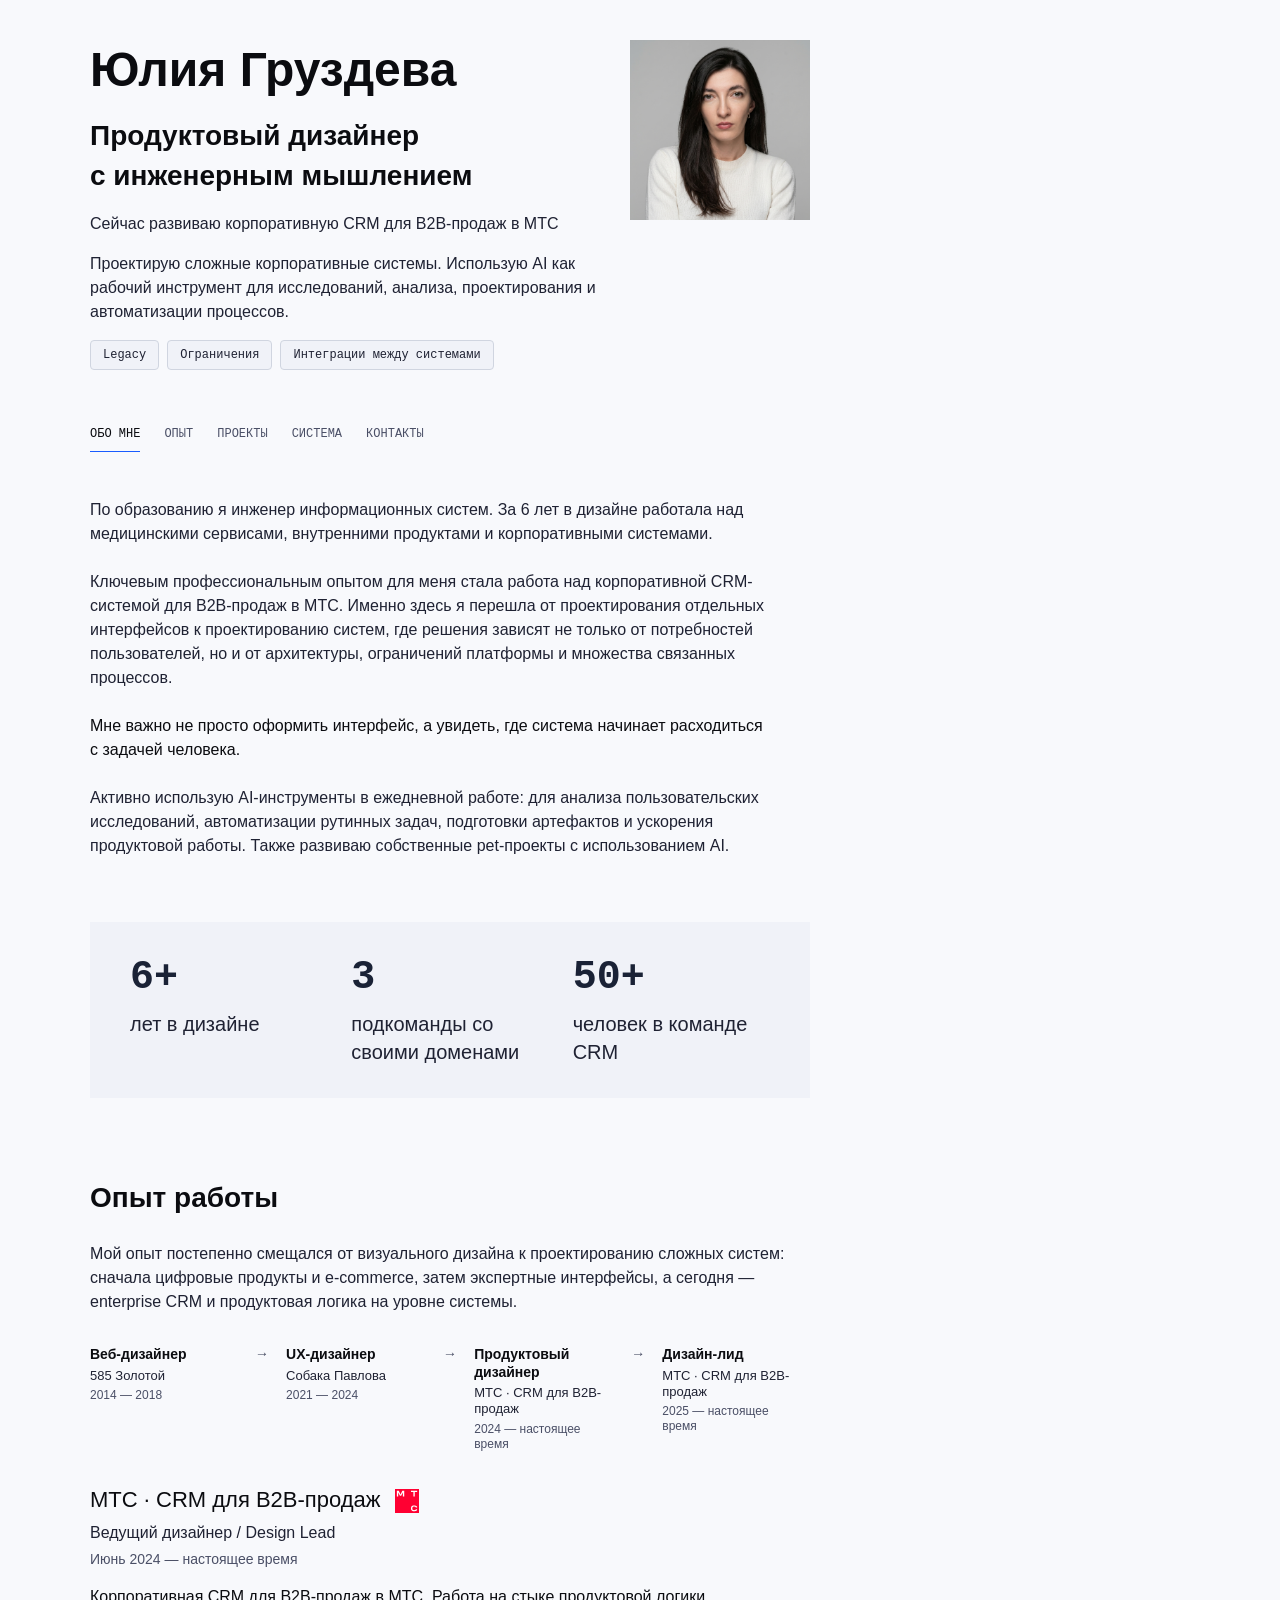
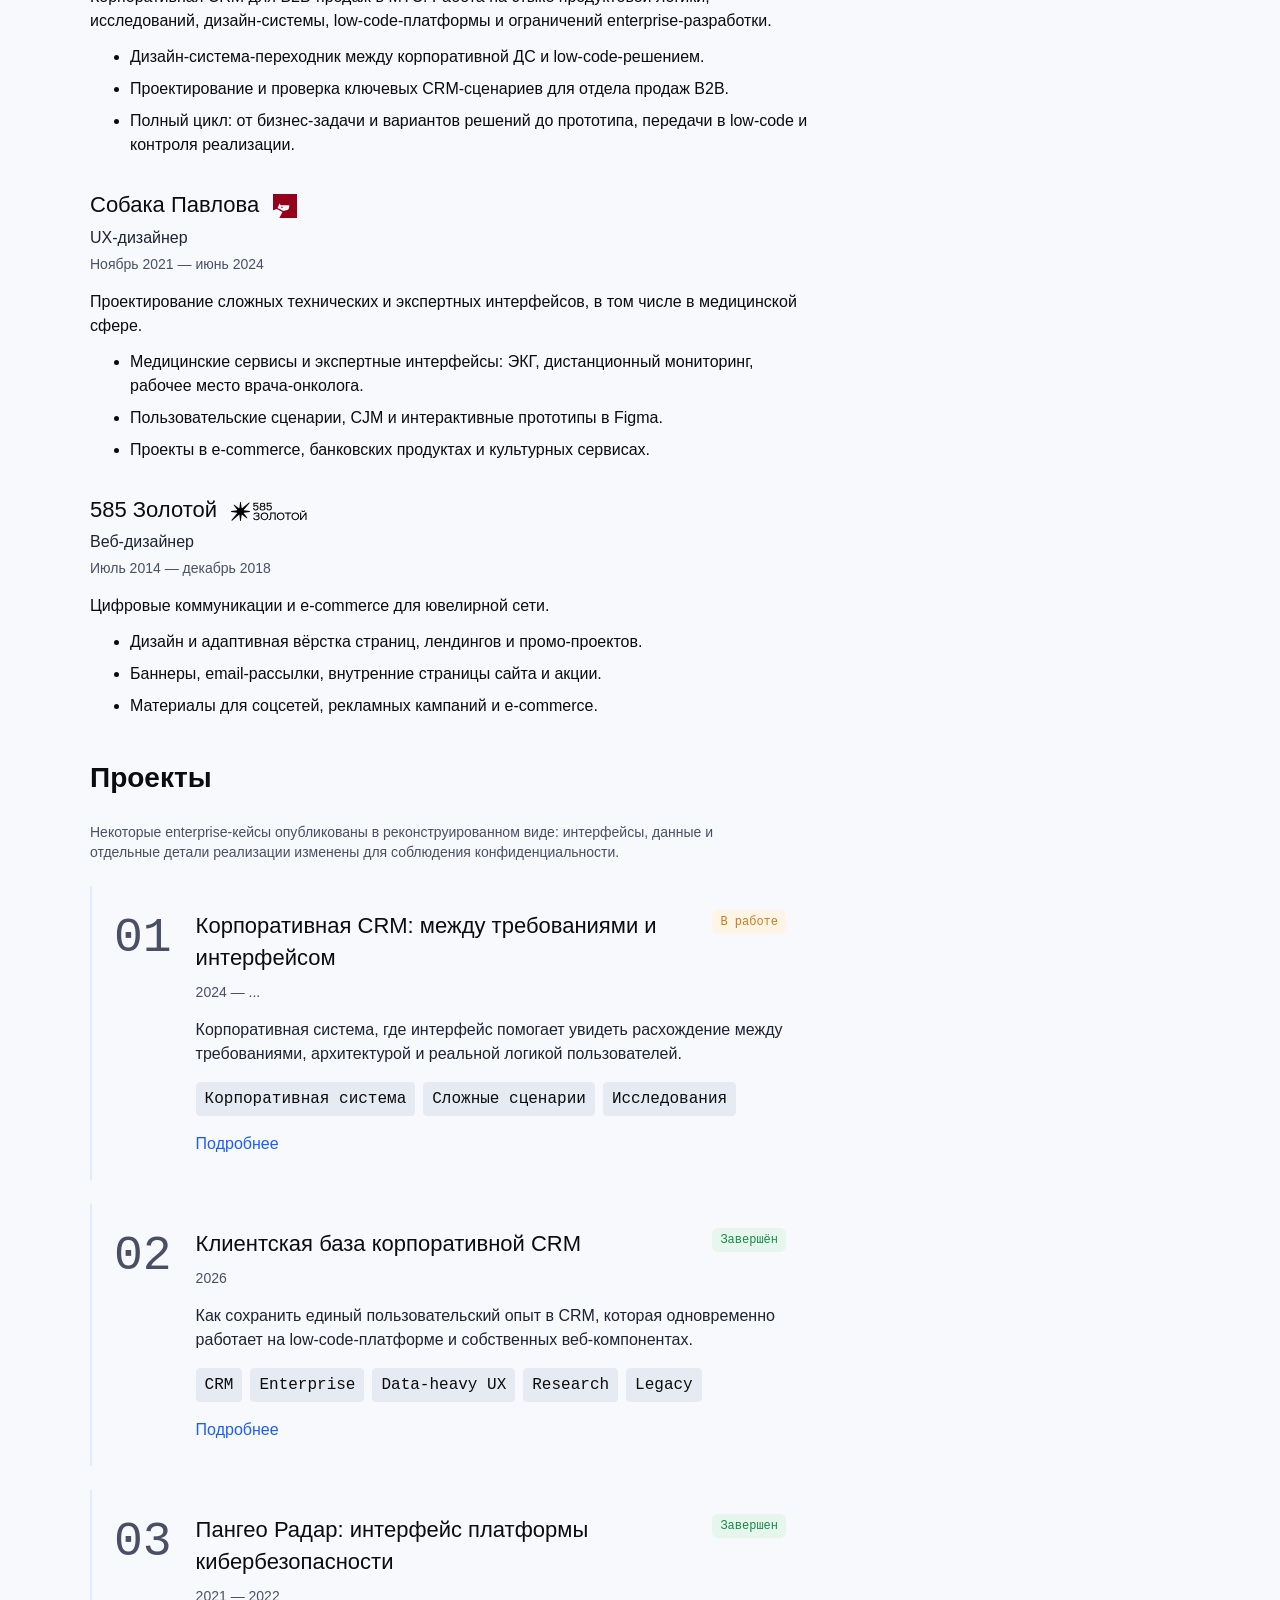
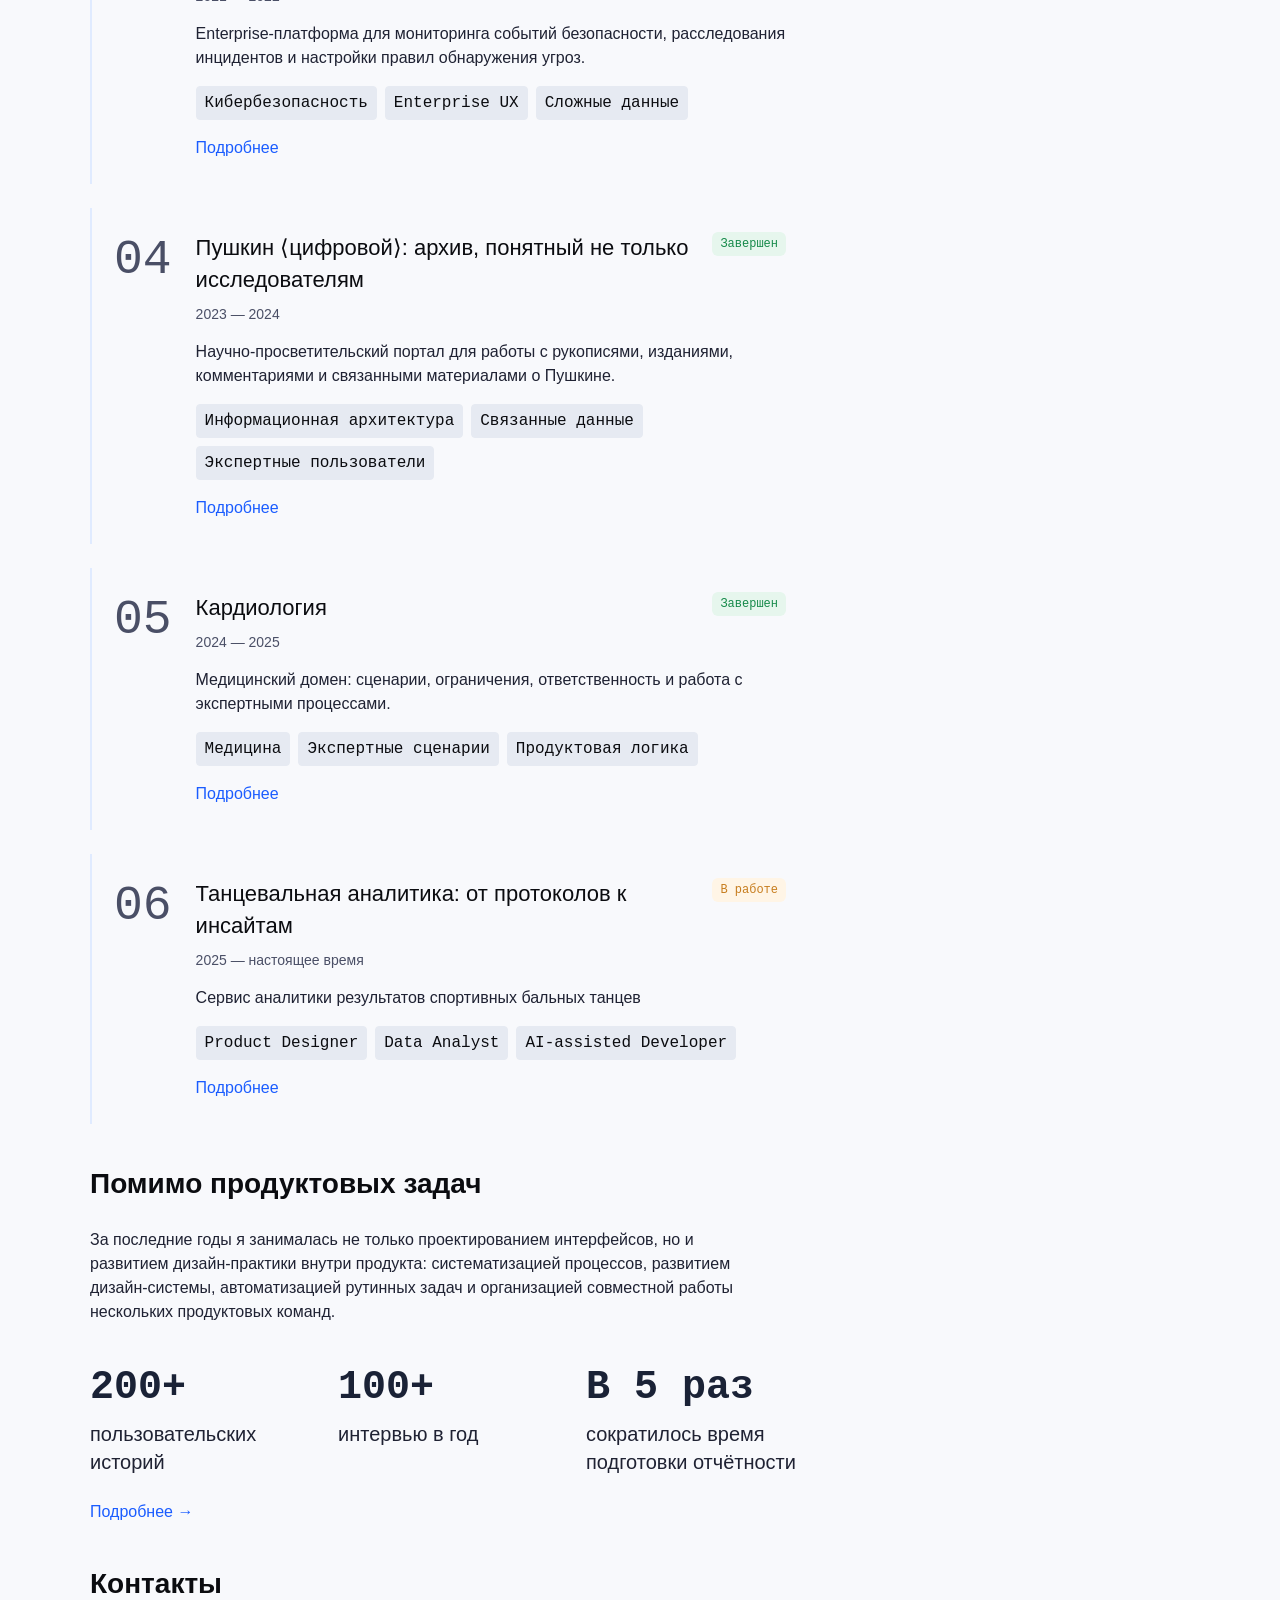
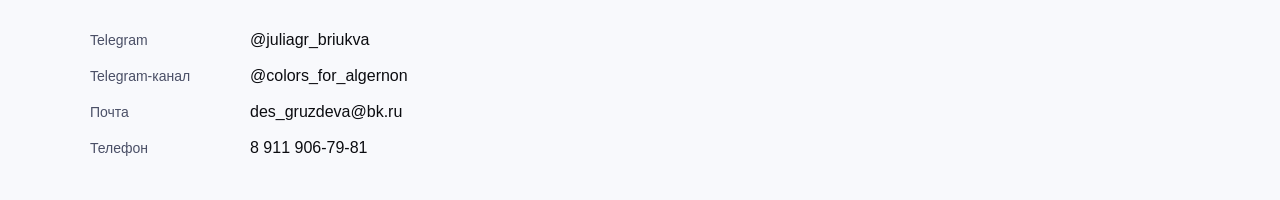
<file: index.html>
<!doctype html>
<html lang="ru">
  <head>
    <meta charset="UTF-8" />
    <meta name="viewport" content="width=device-width, initial-scale=1.0" />
    <title>Юлия Груздева — портфолио</title>
    <link rel="stylesheet" href="./styles.css?v=experience-logos" />
    <!-- Yandex.Metrika counter -->
    <script type="text/javascript">
        (function(m,e,t,r,i,k,a){
            m[i]=m[i]||function(){(m[i].a=m[i].a||[]).push(arguments)};
            m[i].l=1*new Date();
            for (var j = 0; j < document.scripts.length; j++) {if (document.scripts[j].src === r) { return; }}
            k=e.createElement(t),a=e.getElementsByTagName(t)[0],k.async=1,k.src=r,a.parentNode.insertBefore(k,a)
        })(window, document,'script','https://mc.yandex.ru/metrika/tag.js?id=110092596', 'ym');

        ym(110092596, 'init', {ssr:true, webvisor:true, clickmap:true, ecommerce:"dataLayer", referrer: document.referrer, url: location.href, accurateTrackBounce:true, trackLinks:true});
    </script>
    <noscript><div><img src="https://mc.yandex.ru/watch/110092596" style="position:absolute; left:-9999px;" alt="" /></div></noscript>
    <!-- /Yandex.Metrika counter -->
  </head>
  <body>
    <main class="desktop">
      <section class="hero" id="hero">
        <div class="hero__text">
          <h1 class="display">Юлия Груздева</h1>
          <p class="h2">Продуктовый дизайнер <br> с инженерным мышлением</p>
          <p class="body">Сейчас развиваю корпоративную CRM для B2B-продаж в МТС</p>
          <p class="body hero__lead">
            Проектирую сложные корпоративные системы. Использую AI как рабочий инструмент для исследований, анализа, проектирования и автоматизации процессов.
          </p>

        <div class="tags" aria-label="Направления">
          <span class="tag tag--small">Legacy</span>
          <span class="tag tag--small">Ограничения</span>
          <span class="tag tag--small">Интеграции между системами</span>
        </div>

        </div>
        <img
          class="hero__image"
          src="assets/images/hero-portrait2.png"
          alt=""
        />
      </section>

      <nav class="page-nav" aria-label="Навигация по странице">
        <a class="page-nav__link ag-small-code" href="#about">ОБО МНЕ</a>
        <a class="page-nav__link ag-small-code" href="#experience">ОПЫТ</a>
        <a class="page-nav__link ag-small-code" href="#projects">ПРОЕКТЫ</a>
        <a class="page-nav__link ag-small-code" href="#system">СИСТЕМА</a>
        <a class="page-nav__link ag-small-code" href="#contacts">КОНТАКТЫ</a>
      </nav>


      <section class="section section--narrow" id="about">
        <p class="body">
          По образованию я инженер информационных систем. За 6 лет в дизайне работала над медицинскими сервисами, внутренними продуктами и корпоративными системами.
        </p>

        <p class="body">
          Ключевым профессиональным опытом для меня стала работа над корпоративной CRM-системой для B2B-продаж в МТС. Именно здесь я перешла от проектирования отдельных интерфейсов к проектированию систем, где решения зависят не только от потребностей пользователей, но и от архитектуры, ограничений платформы и множества связанных процессов.
        </p>

        <p class="body-strong">
          Мне важно не просто оформить интерфейс, а увидеть, где система начинает расходиться с задачей человека.
        </p>

        <p class="body">
          Активно использую AI-инструменты в ежедневной работе: для анализа пользовательских исследований, автоматизации рутинных задач, подготовки артефактов и ускорения продуктовой работы. Также развиваю собственные pet-проекты с использованием AI.
        </p>

        <dl class="metrics metrics--highlight">
          <div>
            <dt class="metric-number">6+</dt>
            <dd class="metric-label">лет в дизайне</dd>
          </div>

          <div>
            <dt class="metric-number">3</dt>
            <dd class="metric-label">подкоманды со своими доменами</dd>
          </div>

          <div>
            <dt class="metric-number">50+</dt>
            <dd class="metric-label">человек в команде CRM</dd>
          </div>
        </dl>
      </section>



      <section class="footer-section" id="experience">
        <h2 class="h2">Опыт работы</h2>
        <p class="body">Мой опыт постепенно смещался от визуального дизайна к проектированию сложных систем: сначала цифровые продукты и e-commerce, затем экспертные интерфейсы, а сегодня — enterprise CRM и продуктовая логика на уровне системы.</p>

        <div class="experience-timeline">
          <div class="experience-step">
            <h3 class="h3 experience-step__role">Веб-дизайнер</h3>
            <p class="body-strong experience-step__company">585 Золотой</p>
            <p class="caption experience-step__period">2014 — 2018</p>
          </div>

          <span class="experience-arrow ag-small-code">→</span>

          <div class="experience-step">
            <h3 class="h3 experience-step__role">UX-дизайнер</h3>
            <p class="body-strong experience-step__company">Собака Павлова</p>
            <p class="caption experience-step__period">2021 — 2024</p>
          </div>

          <span class="experience-arrow ag-small-code">→</span>

          <div class="experience-step">
            <h3 class="h3 experience-step__role">Продуктовый дизайнер</h3>
            <p class="body-strong experience-step__company">МТС · CRM для B2B-продаж</p>
            <p class="caption experience-step__period">2024 — настоящее время</p>
          </div>

          <span class="experience-arrow ag-small-code">→</span>

          <div class="experience-step">
            <h3 class="h3 experience-step__role">Дизайн-лид</h3>
            <p class="body-strong experience-step__company">МТС · CRM для B2B-продаж</p>
            <p class="caption experience-step__period">2025 — настоящее время</p>
          </div>
        </div>

        <div class="experience-details">
          <div class="experience-job">
            <div class="experience-job__header">
              <h3 class="h3 experience-job__company">
                <span class="experience-job__company-text">МТС · CRM для B2B-продаж</span>
                <span class="experience-job__logo experience-logo" aria-hidden="true">
                  <img class="experience-logo__image" src="assets/experience/mts.svg" alt="" />
                </span>
              </h3>
            </div>
            <p class="body-strong experience-job__role">Ведущий дизайнер / Design Lead</p>
            <p class="caption experience-job__period">Июнь 2024 — настоящее время</p>
            <p class="body experience-job__description">Корпоративная CRM для B2B-продаж в МТС. Работа на стыке продуктовой логики, исследований, дизайн-системы, low-code-платформы и ограничений enterprise-разработки.</p>
            <ul class="body experience-job__list">
              <li>Дизайн-система-переходник между корпоративной ДС и low-code-решением.</li>
              <li>Проектирование и проверка ключевых CRM-сценариев для отдела продаж B2B.</li>
              <li>Полный цикл: от бизнес-задачи и вариантов решений до прототипа, передачи в low-code и контроля реализации.</li>
            </ul>
          </div>

          <div class="experience-job">
            <div class="experience-job__header">
              <h3 class="h3 experience-job__company">
                <span class="experience-job__company-text">Собака Павлова</span>
                <span class="experience-job__logo experience-logo" aria-hidden="true">
                  <img class="experience-logo__image" src="assets/experience/sobaka-pavlova.svg" alt="" />
                </span>
              </h3>
            </div>
            <p class="body-strong experience-job__role">UX-дизайнер</p>
            <p class="caption experience-job__period">Ноябрь 2021 — июнь 2024</p>
            <p class="body experience-job__description">Проектирование сложных технических и экспертных интерфейсов, в том числе в медицинской сфере.</p>
            <ul class="body experience-job__list">
              <li>Медицинские сервисы и экспертные интерфейсы: ЭКГ, дистанционный мониторинг, рабочее место врача-онколога.</li>
              <li>Пользовательские сценарии, CJM и интерактивные прототипы в Figma.</li>
              <li>Проекты в e-commerce, банковских продуктах и культурных сервисах.</li>
            </ul>
          </div>

          <div class="experience-job">
            <div class="experience-job__header">
              <h3 class="h3 experience-job__company">
                <span class="experience-job__company-text">585 Золотой</span>
                <span class="experience-job__logo experience-logo" aria-hidden="true">
                  <img class="experience-logo__image experience-logo__image--zolotoy" src="assets/experience/585-zolotoy.svg" alt="" />
                </span>
              </h3>
            </div>
            <p class="body-strong experience-job__role">Веб-дизайнер</p>
            <p class="caption experience-job__period">Июль 2014 — декабрь 2018</p>
            <p class="body experience-job__description">Цифровые коммуникации и e-commerce для ювелирной сети.</p>
            <ul class="body experience-job__list">
              <li>Дизайн и адаптивная вёрстка страниц, лендингов и промо-проектов.</li>
              <li>Баннеры, email-рассылки, внутренние страницы сайта и акции.</li>
              <li>Материалы для соцсетей, рекламных кампаний и e-commerce.</li>
            </ul>
          </div>
        </div>
      </section>



      <section class="section section--narrow projects" id="projects">
        <h2 class="h2">Проекты</h2>
        <p class="caption">Некоторые enterprise-кейсы опубликованы в реконструированном виде: интерфейсы, данные и отдельные детали реализации изменены для соблюдения конфиденциальности.</p>

        <div class="project-list">
          <div class="project-card" id="aos">
            <span class="project-card__number ag-small-code">01</span>
            <div class="project-card__trigger">
              <div class="project-card__header">
                <div class="project-card__title-group">
                  <h3 class="h3">Корпоративная CRM: между требованиями и интерфейсом</h3>
                  <span class="caption project-card__meta">2024 — ...</span>
                </div>
                <span class="badge ag-small-code badge--in-progress project-card__status">В работе</span>
              </div>
              <span class="body">
                Корпоративная система, где интерфейс помогает увидеть расхождение между
                требованиями, архитектурой и реальной логикой пользователей.
              </span>
              <span class="tags" aria-label="Теги проекта Корпоративная CRM">
                <span class="tag tag--small tag--surface ag-small-code">Корпоративная система</span>
                <span class="tag tag--small tag--surface ag-small-code">Сложные сценарии</span>
                <span class="tag tag--small tag--surface ag-small-code">Исследования</span>
              </span>
              <a class="project-card__link body-strong" href="aos.html" target="_blank" rel="noopener">Подробнее</a>
            </div>
          </div>

          <div class="project-card" id="client-base">
            <span class="project-card__number ag-small-code">02</span>
            <div class="project-card__trigger">
              <div class="project-card__header">
                <div class="project-card__title-group">
                  <h3 class="h3">Клиентская база корпоративной CRM</h3>
                  <span class="caption project-card__meta">2026</span>
                </div>
                <span class="badge ag-small-code badge--done project-card__status">Завершён</span>
              </div>
              <span class="body">
                Как сохранить единый пользовательский опыт в CRM, которая одновременно работает на low-code-платформе и собственных веб-компонентах.
              </span>
              <span class="tags" aria-label="Теги проекта Клиентская база корпоративной CRM">
                <span class="tag tag--small tag--surface ag-small-code">CRM</span>
                <span class="tag tag--small tag--surface ag-small-code">Enterprise</span>
                <span class="tag tag--small tag--surface ag-small-code">Data-heavy UX</span>
                <span class="tag tag--small tag--surface ag-small-code">Research</span>
                <span class="tag tag--small tag--surface ag-small-code">Legacy</span>
              </span>
              <a class="project-card__link body-strong" href="client-base.html" target="_blank" rel="noopener">Подробнее</a>
            </div>
          </div>

          <div class="project-card" id="pangeo">
            <span class="project-card__number ag-small-code">03</span>
            <div class="project-card__trigger">
              <div class="project-card__header">
                <div class="project-card__title-group">
                  <h3 class="h3">Пангео Радар: интерфейс платформы кибербезопасности</h3>
                  <span class="caption project-card__meta">2021 — 2022</span>
                </div>
                <span class="badge ag-small-code badge--done project-card__status">Завершен</span>
              </div>
              <span class="body">
                Enterprise-платформа для мониторинга событий безопасности, расследования инцидентов и настройки правил обнаружения угроз.
              </span>
              <span class="tags" aria-label="Теги проекта Пангео Радар">
                <span class="tag tag--small tag--surface ag-small-code">Кибербезопасность</span>
                <span class="tag tag--small tag--surface ag-small-code">Enterprise UX</span>
                <span class="tag tag--small tag--surface ag-small-code">Сложные данные</span>
              </span>
              <a class="project-card__link body-strong" href="pangeo.html" target="_blank" rel="noopener">Подробнее</a>
            </div>
          </div>

          <div class="project-card" id="pushkin">
            <span class="project-card__number ag-small-code">04</span>
            <div class="project-card__trigger">
              <div class="project-card__header">
                <div class="project-card__title-group">
                  <h3 class="h3">Пушкин ⟨цифровой⟩: архив, понятный не только исследователям</h3>
                  <span class="caption project-card__meta">2023 — 2024</span>
                </div>
                <span class="badge ag-small-code badge--done project-card__status">Завершен</span>
              </div>
              <span class="body">
                Научно-просветительский портал для работы с рукописями, изданиями, комментариями и связанными материалами о Пушкине.
              </span>
              <span class="tags" aria-label="Теги проекта Пушкин цифровой">
                <span class="tag tag--small tag--surface ag-small-code">Информационная архитектура</span>
                <span class="tag tag--small tag--surface ag-small-code">Связанные данные</span>
                <span class="tag tag--small tag--surface ag-small-code">Экспертные пользователи</span>
              </span>
              <a class="project-card__link body-strong" href="pushkin.html" target="_blank" rel="noopener">Подробнее</a>
            </div>
          </div>

          <div class="project-card" id="cardiology">
            <span class="project-card__number ag-small-code">05</span>
            <div class="project-card__trigger">
              <div class="project-card__header">
                <div class="project-card__title-group">
                  <h3 class="h3">Кардиология</h3>
                  <span class="caption project-card__meta">2024 — 2025</span>
                </div>
                <span class="badge ag-small-code badge--done project-card__status">Завершен</span>
              </div>
              <span class="body">
                Медицинский домен: сценарии, ограничения, ответственность и работа с
                экспертными процессами.
              </span>
              <span class="tags" aria-label="Теги проекта Кардиология">
                <span class="tag tag--small tag--surface ag-small-code">Медицина</span>
                <span class="tag tag--small tag--surface ag-small-code">Экспертные сценарии</span>
                <span class="tag tag--small tag--surface ag-small-code">Продуктовая логика</span>
              </span>
              <a class="project-card__link body-strong" href="cardiology.html" target="_blank" rel="noopener">Подробнее</a>
            </div>
          </div>

          <div class="project-card" id="dance-analytics">
            <span class="project-card__number ag-small-code">06</span>
            <div class="project-card__trigger">
              <div class="project-card__header">
                <div class="project-card__title-group">
                  <h3 class="h3">Танцевальная аналитика: от протоколов к инсайтам</h3>
                  <span class="caption project-card__meta">2025 — настоящее время</span>
                </div>
                <span class="badge ag-small-code badge--in-progress project-card__status">В работе</span>
              </div>
              <span class="body">Сервис аналитики результатов спортивных бальных танцев</span>
              <span class="tags" aria-label="Теги проекта Танцевальная аналитика">
                <span class="tag tag--small tag--surface ag-small-code">Product Designer</span>
                <span class="tag tag--small tag--surface ag-small-code">Data Analyst</span>
                <span class="tag tag--small tag--surface ag-small-code">AI-assisted Developer</span>
              </span>
              <a class="project-card__link body-strong" href="dance-case.html" target="_blank" rel="noopener">Подробнее</a>
            </div>
          </div>

        </div>

      </section>

      <section class="section section--narrow system-teaser" id="system">
        <h2 class="h2">Помимо продуктовых задач</h2>
        <p class="body">
          За последние годы я занималась не только проектированием интерфейсов, но и развитием дизайн-практики внутри продукта: систематизацией процессов, развитием дизайн-системы, автоматизацией рутинных задач и организацией совместной работы нескольких продуктовых команд.
        </p>

        <dl class="metrics system-teaser__metrics">
          <div>
            <dt class="metric-number">200+</dt>
            <dd class="metric-label">пользовательских историй</dd>
          </div>

          <div>
            <dt class="metric-number">100+</dt>
            <dd class="metric-label">интервью в год</dd>
          </div>

          <div>
            <dt class="metric-number">В 5 раз</dt>
            <dd class="metric-label">сократилось время подготовки отчётности</dd>
          </div>
        </dl>

        <a class="project-card__link body-strong" href="design-system.html" target="_blank" rel="noopener">Подробнее →</a>
      </section>

      <section class="footer-section" id="contacts">
        <h2 class="h2">Контакты</h2>
        <ul class="contact-list">
          <li>
            <span class="caption contact-list__label">Telegram</span>
            <a class="body-strong contact-list__link" href="https://t.me/juliagr_briukva" target="_blank" rel="noopener">@juliagr_briukva</a>
          </li>
          <li>
            <span class="caption contact-list__label">Telegram-канал</span>
            <a class="body-strong contact-list__link" href="https://t.me/colors_for_algernon" target="_blank" rel="noopener">@colors_for_algernon</a>
          </li>
          <li>
            <span class="caption contact-list__label">Почта</span>
            <a class="body-strong contact-list__link" href="mailto:gruzdeva@mts.ru">des_gruzdeva@bk.ru</a>
          </li>
          <li>
            <span class="caption contact-list__label">Телефон</span>
            <a class="body-strong contact-list__link" href="tel:+79119067981">8 911 906-79-81</a>
          </li>
        </ul>
      </section>

    </main>
    <script src="./scroll.js" defer></script>
  </body>
</html>
</file>
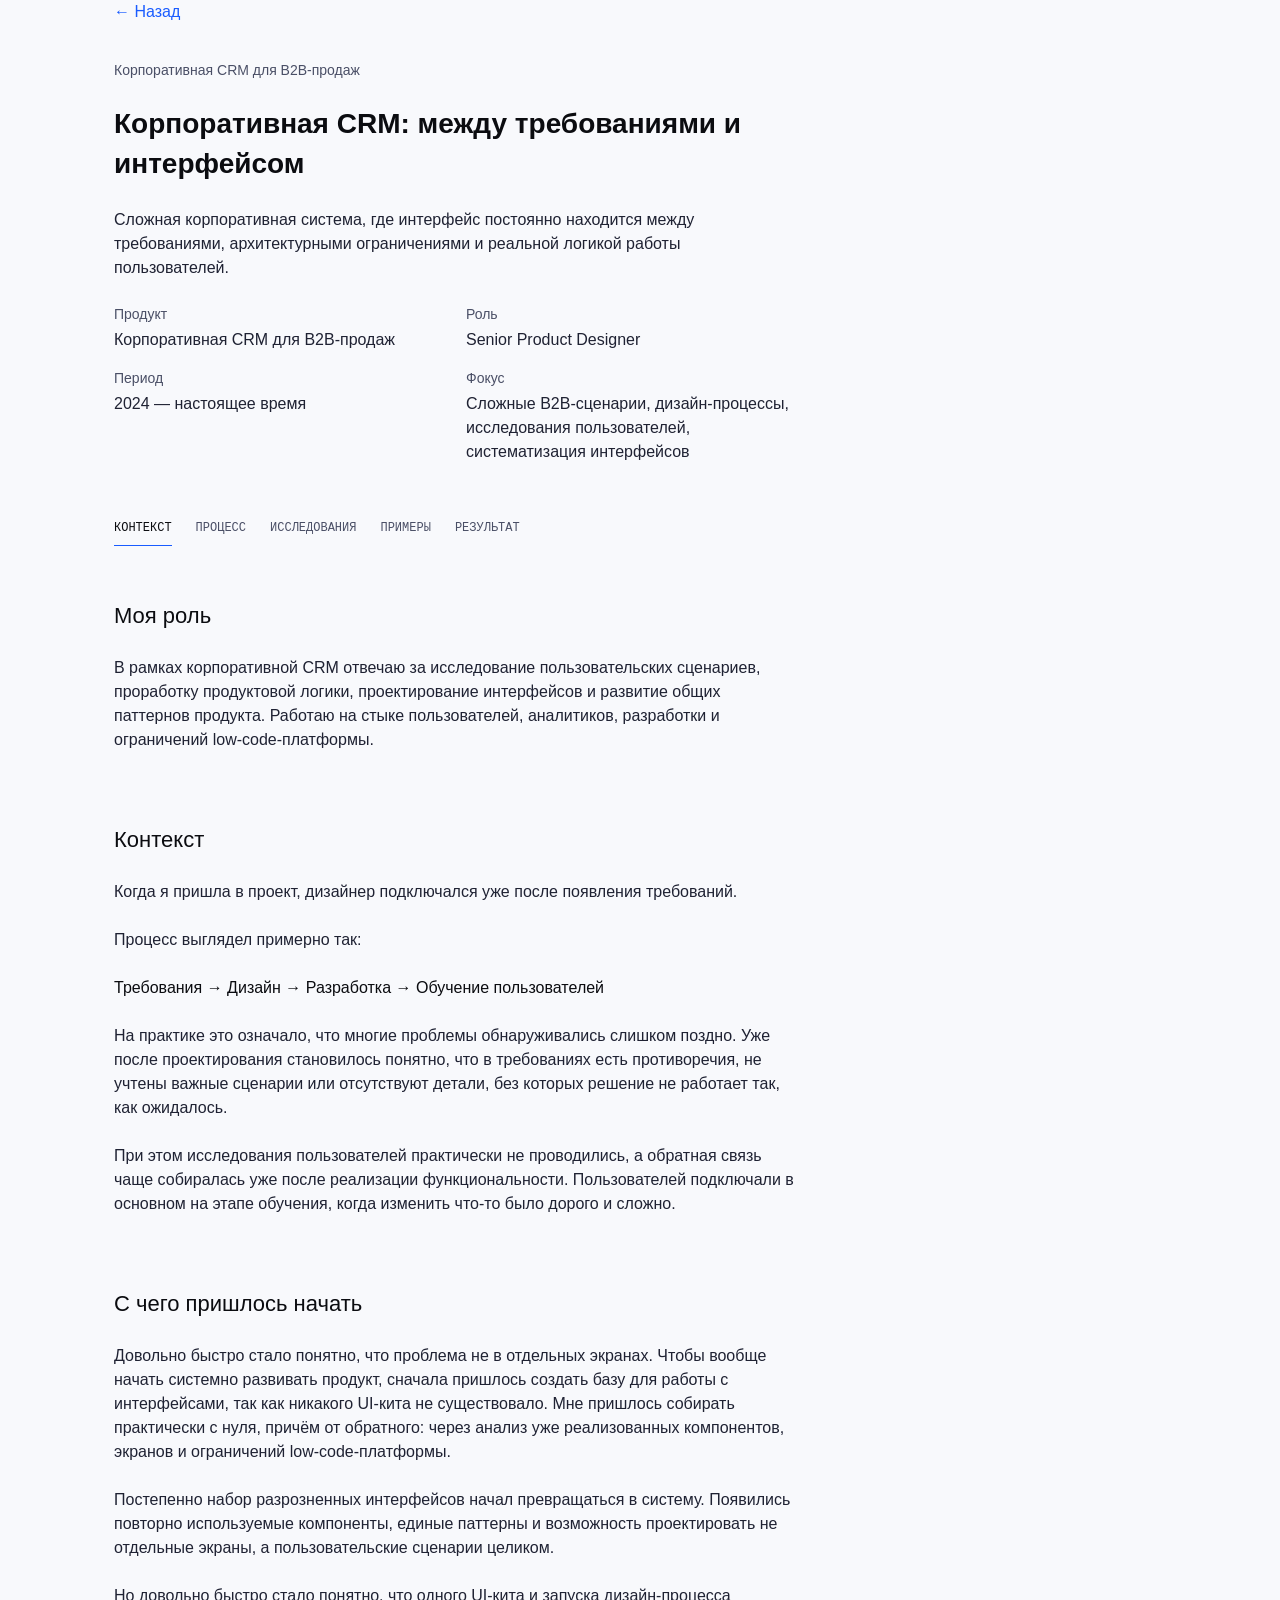
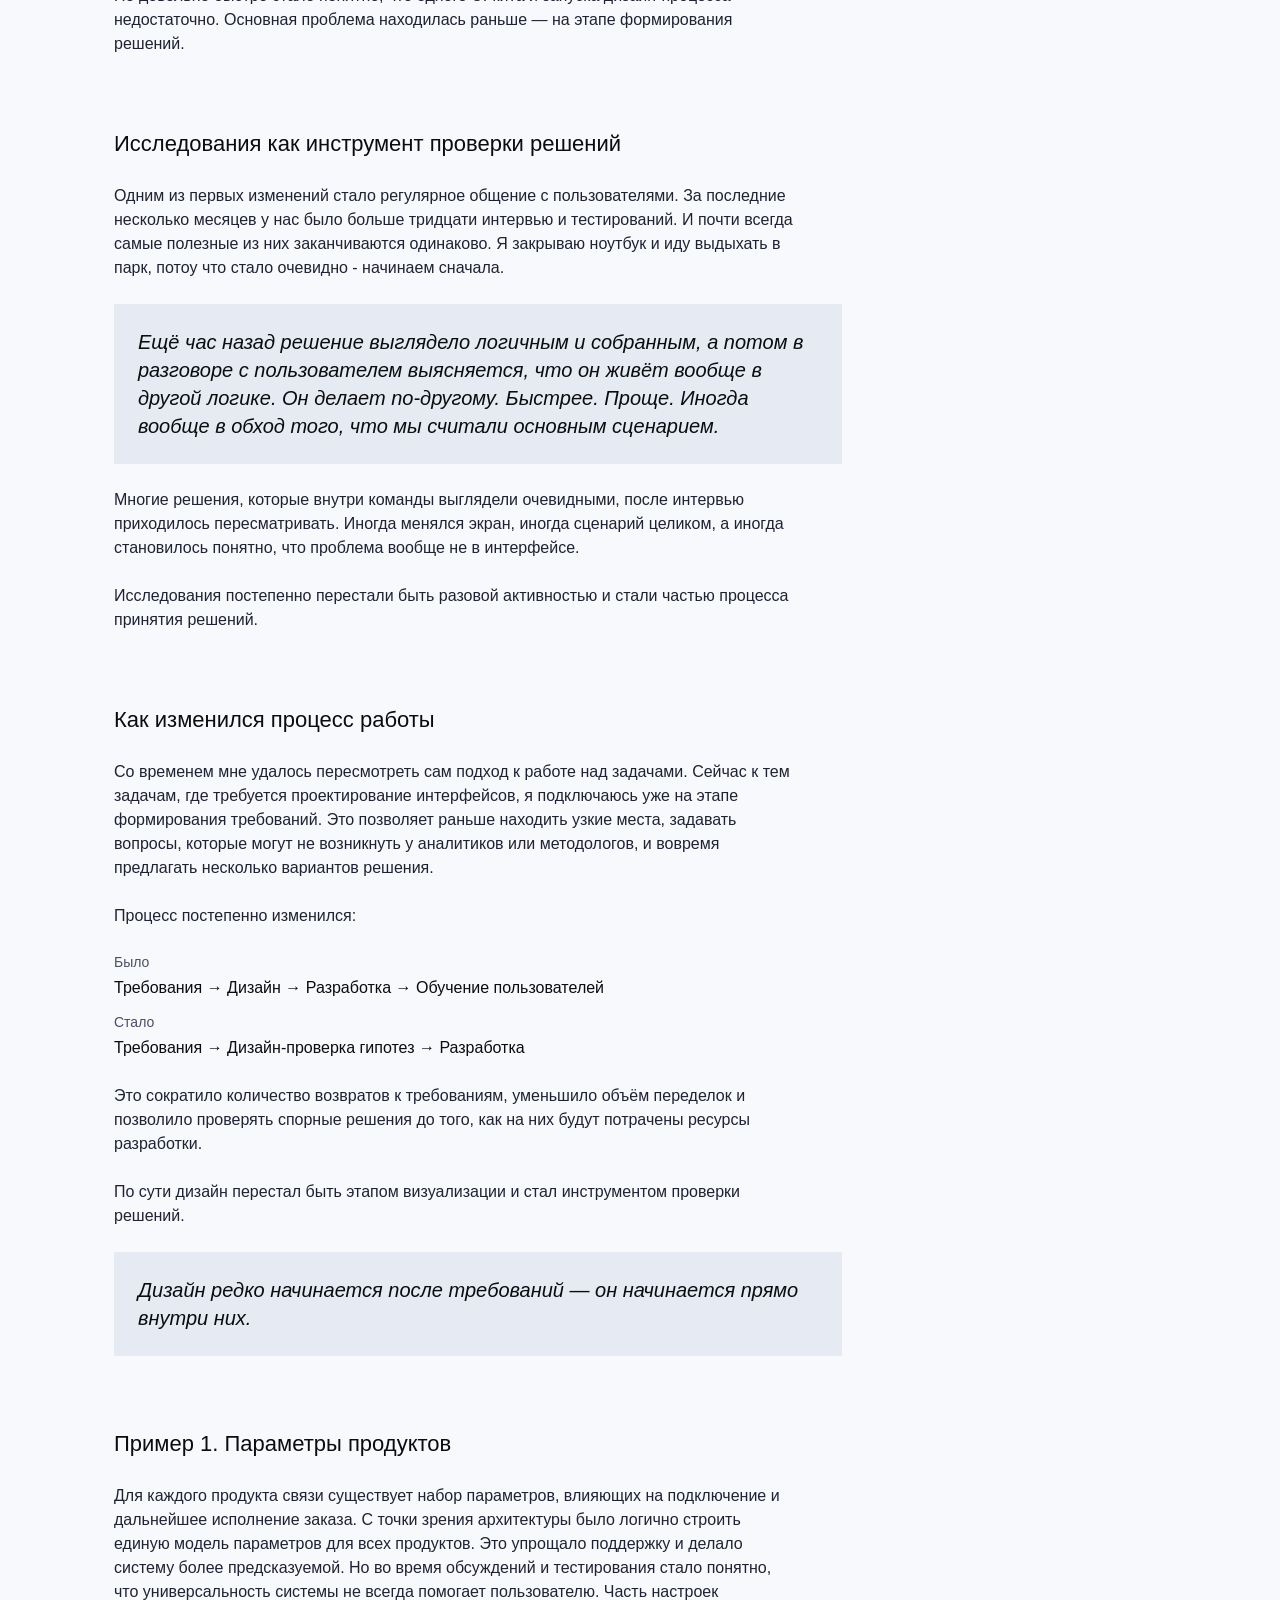
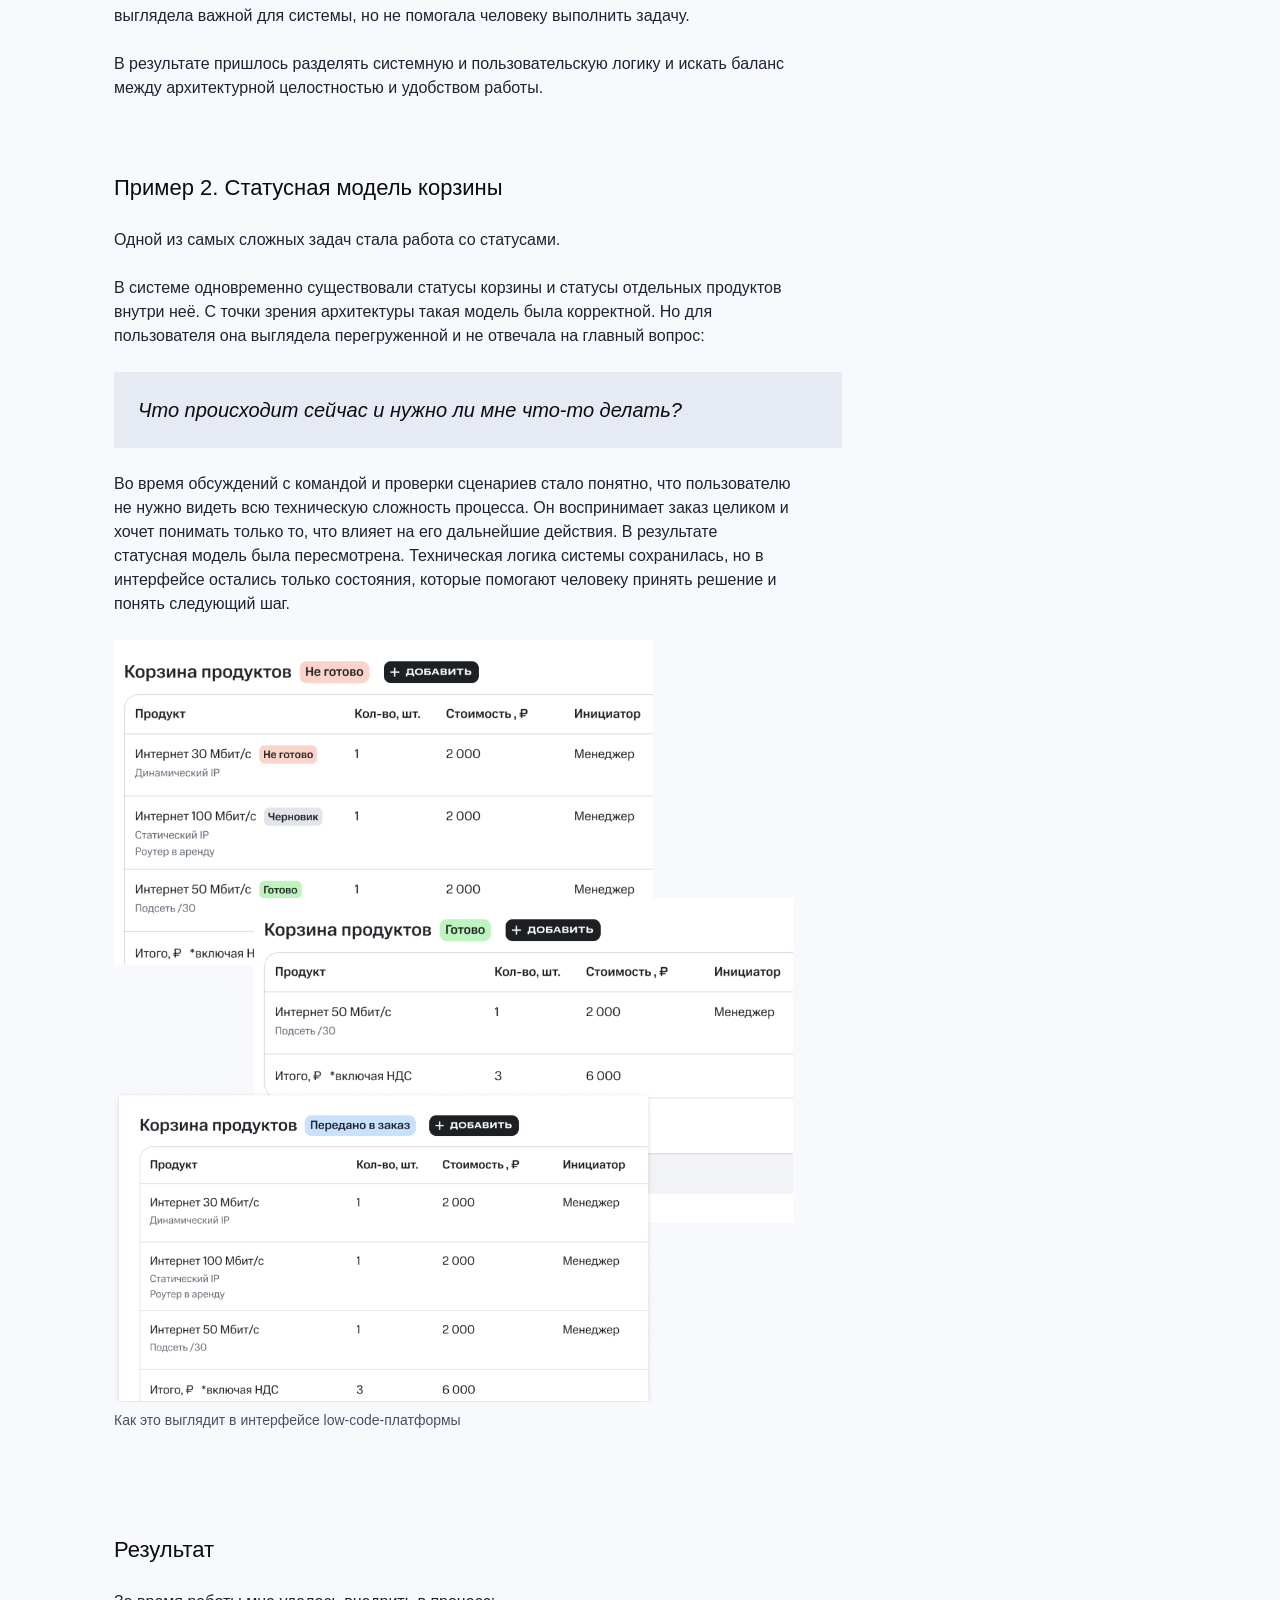
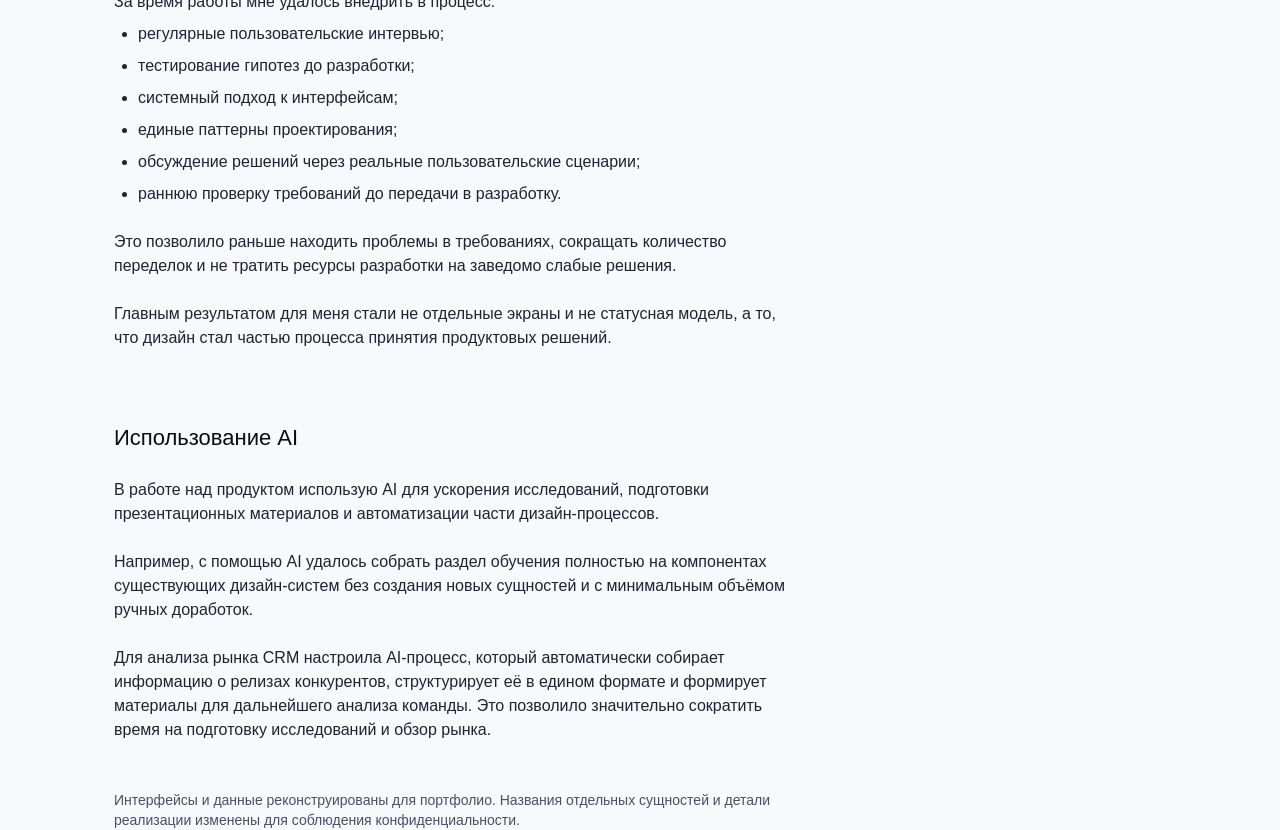
<file: aos.html>
<!--
CANONICAL CASE TEMPLATE v1

This file defines the standard structure for all portfolio case studies:
- layout
- typography rhythm
- navigation pattern
- section hierarchy
- interaction rules

All future cases must follow this structure.
-->
<!doctype html>
<html lang="ru">
  <head>
    <meta charset="UTF-8" />
    <meta name="viewport" content="width=device-width, initial-scale=1.0" />
    <title>Корпоративная CRM — Юлия Груздева</title>
    <link rel="stylesheet" href="./styles.css" />
    <!-- Yandex.Metrika counter -->
    <script type="text/javascript">
        (function(m,e,t,r,i,k,a){
            m[i]=m[i]||function(){(m[i].a=m[i].a||[]).push(arguments)};
            m[i].l=1*new Date();
            for (var j = 0; j < document.scripts.length; j++) {if (document.scripts[j].src === r) { return; }}
            k=e.createElement(t),a=e.getElementsByTagName(t)[0],k.async=1,k.src=r,a.parentNode.insertBefore(k,a)
        })(window, document,'script','https://mc.yandex.ru/metrika/tag.js?id=110092596', 'ym');

        ym(110092596, 'init', {ssr:true, webvisor:true, clickmap:true, ecommerce:"dataLayer", referrer: document.referrer, url: location.href, accurateTrackBounce:true, trackLinks:true});
    </script>
    <noscript><div><img src="https://mc.yandex.ru/watch/110092596" style="position:absolute; left:-9999px;" alt="" /></div></noscript>
    <!-- /Yandex.Metrika counter -->
  </head>
  <body>
    <main class="desktop content-container">
      <a class="project-card__link body-strong case-back-link" href="index.html">← Назад</a>
      <article class="case section section--narrow" id="aos">
        <header class="case-hero">
          <div class="case-brand">
            <span class="caption">Корпоративная CRM для B2B-продаж</span>
          </div>
          <h1 class="h2">Корпоративная CRM: между требованиями и интерфейсом</h1>
          <p class="body">Сложная корпоративная система, где интерфейс постоянно находится между требованиями, архитектурными ограничениями и реальной логикой работы пользователей.</p>
          <div class="case-meta case-meta--grid">
            <div class="case-meta__item">
              <p class="caption case-meta__label">Продукт</p>
              <p class="body case-meta__value">Корпоративная CRM для B2B-продаж</p>
            </div>
            <div class="case-meta__item">
              <p class="caption case-meta__label">Роль</p>
              <p class="body case-meta__value">Senior Product Designer</p>
            </div>
            <div class="case-meta__item">
              <p class="caption case-meta__label">Период</p>
              <p class="body case-meta__value">2024 — настоящее время</p>
            </div>
            <div class="case-meta__item">
              <p class="caption case-meta__label">Фокус</p>
              <p class="body case-meta__value">Сложные B2B-сценарии, дизайн-процессы, исследования пользователей, систематизация интерфейсов</p>
            </div>
          </div>
        </header>

        <nav class="page-nav" aria-label="Навигация по кейсу">
          <a class="page-nav__link ag-small-code" href="#context">КОНТЕКСТ</a>
          <a class="page-nav__link ag-small-code" href="#process">ПРОЦЕСС</a>
          <a class="page-nav__link ag-small-code" href="#research">ИССЛЕДОВАНИЯ</a>
          <a class="page-nav__link ag-small-code" href="#examples">ПРИМЕРЫ</a>
          <a class="page-nav__link ag-small-code" href="#result">РЕЗУЛЬТАТ</a>
        </nav>

        <section class="case-block">
          <h2 class="h3">Моя роль</h2>
          <p class="body">В рамках корпоративной CRM отвечаю за исследование пользовательских сценариев, проработку продуктовой логики, проектирование интерфейсов и развитие общих паттернов продукта. Работаю на стыке пользователей, аналитиков, разработки и ограничений low-code-платформы.</p>
        </section>

        <section class="case-block" id="context">
          <h2 class="h3">Контекст</h2>
          <p class="body">Когда я пришла в проект, дизайнер подключался уже после появления требований.</p>
          <p class="body">Процесс выглядел примерно так:</p>
          <p class="body-strong">Требования → Дизайн → Разработка → Обучение пользователей</p>
          <p class="body">На практике это означало, что многие проблемы обнаруживались слишком поздно. Уже после проектирования становилось понятно, что в требованиях есть противоречия, не учтены важные сценарии или отсутствуют детали, без которых решение не работает так, как ожидалось.</p>
          <p class="body">При этом исследования пользователей практически не проводились, а обратная связь чаще собиралась уже после реализации функциональности. Пользователей подключали в основном на этапе обучения, когда изменить что-то было дорого и сложно.</p>
        </section>

        <section class="case-block">
          <h2 class="h3">С чего пришлось начать</h2>
          <p class="body">Довольно быстро стало понятно, что проблема не в отдельных экранах. Чтобы вообще начать системно развивать продукт, сначала пришлось создать базу для работы с интерфейсами, так как никакого UI-кита не существовало. Мне пришлось собирать практически с нуля, причём от обратного: через анализ уже реализованных компонентов, экранов и ограничений low-code-платформы.</p>
          <p class="body">Постепенно набор разрозненных интерфейсов начал превращаться в систему. Появились повторно используемые компоненты, единые паттерны и возможность проектировать не отдельные экраны, а пользовательские сценарии целиком.</p>
          <p class="body">Но довольно быстро стало понятно, что одного UI-кита и запуска дизайн-процесса недостаточно. Основная проблема находилась раньше — на этапе формирования решений.</p>
        </section>

        <section class="case-block" id="research">
          <h2 class="h3">Исследования как инструмент проверки решений</h2>
          <p class="body">Одним из первых изменений стало регулярное общение с пользователями. За последние несколько месяцев у нас было больше тридцати интервью и тестирований. И почти всегда самые полезные из них заканчиваются одинаково. Я закрываю ноутбук и иду выдыхать в парк, потоу что стало очевидно - начинаем сначала.</p>
          <blockquote class="quote">
           Ещё час назад решение выглядело логичным и собранным, а потом в разговоре с пользователем выясняется, что он живёт вообще в другой логике.
            Он делает по-другому. Быстрее. Проще. Иногда вообще в обход того, что мы считали основным сценарием.
          </blockquote>
          <p class="body">Многие решения, которые внутри команды выглядели очевидными, после интервью приходилось пересматривать. Иногда менялся экран, иногда сценарий целиком, а иногда становилось понятно, что проблема вообще не в интерфейсе.</p>
          <p class="body">Исследования постепенно перестали быть разовой активностью и стали частью процесса принятия решений.</p>
        </section>

        <section class="case-block" id="process">
          <h2 class="h3">Как изменился процесс работы</h2>
          <p class="body">Со временем мне удалось пересмотреть сам подход к работе над задачами. Сейчас к тем задачам, где требуется проектирование интерфейсов, я подключаюсь уже на этапе формирования требований. Это позволяет раньше находить узкие места, задавать вопросы, которые могут не возникнуть у аналитиков или методологов, и вовремя предлагать несколько вариантов решения.</p>
          <p class="body">Процесс постепенно изменился:</p>
          <div class="process-change">
            <div class="process-change__item">
              <p class="caption process-change__label">Было</p>
              <p class="body-strong process-change__flow">Требования → Дизайн → Разработка → Обучение пользователей</p>
            </div>
            <div class="process-change__item">
              <p class="caption process-change__label">Стало</p>
              <p class="body-strong process-change__flow">Требования → Дизайн-проверка гипотез → Разработка</p>
            </div>
          </div>
          <p class="body">Это сократило количество возвратов к требованиям, уменьшило объём переделок и позволило проверять спорные решения до того, как на них будут потрачены ресурсы разработки.</p>
          <p class="body">По сути дизайн перестал быть этапом визуализации и стал инструментом проверки решений.</p>
          <blockquote class="quote">Дизайн редко начинается после требований — он начинается прямо внутри них.</blockquote>
        </section>

        <section class="case-block" id="examples">
          <h2 class="h3">Пример 1. Параметры продуктов</h2>
          <p class="body">Для каждого продукта связи существует набор параметров, влияющих на подключение и дальнейшее исполнение заказа. С точки зрения архитектуры было логично строить единую модель параметров для всех продуктов. Это упрощало поддержку и делало систему более предсказуемой. Но во время обсуждений и тестирования стало понятно, что универсальность системы не всегда помогает пользователю. Часть настроек выглядела важной для системы, но не помогала человеку выполнить задачу.</p>
          <p class="body">В результате пришлось разделять системную и пользовательскую логику и искать баланс между архитектурной целостностью и удобством работы.</p>
        </section>

        <section class="case-block">
          <h2 class="h3">Пример 2. Статусная модель корзины</h2>
          <p class="body">Одной из самых сложных задач стала работа со статусами.</p>
          <p class="body">В системе одновременно существовали статусы корзины и статусы отдельных продуктов внутри неё. С точки зрения архитектуры такая модель была корректной. Но для пользователя она выглядела перегруженной и не отвечала на главный вопрос:</p>
          <blockquote class="quote">
            Что происходит сейчас и нужно ли мне что-то делать?
          </blockquote>

          <p class="body">Во время обсуждений с командой и проверки сценариев стало понятно, что пользователю не нужно видеть всю техническую сложность процесса. Он воспринимает заказ целиком и хочет понимать только то, что влияет на его дальнейшие действия. В результате статусная модель была пересмотрена. Техническая логика системы сохранилась, но в интерфейсе остались только состояния, которые помогают человеку принять решение и понять следующий шаг.</p>

          <figure class="case-figure case-figure--shadow">
            <div class="image-wrapper image-stack">
              <img src="assets/aos/status-interface-1.png" alt="" />
              <img src="assets/aos/status-interface-2.png" alt="" />
              <img src="assets/aos/status-interface-3.png" alt="" />
            </div>
            <figcaption class="caption">Как это выглядит в интерфейсе low-code-платформы</figcaption>
          </figure>
        </section>

        <section class="case-block" id="result">
          <h2 class="h3">Результат</h2>
          <div class="result-list">
            <p class="body result-list__intro">За время работы мне удалось внедрить в процесс:</p>
            <ul class="body result-list__items">
              <li>регулярные пользовательские интервью;</li>
              <li>тестирование гипотез до разработки;</li>
              <li>системный подход к интерфейсам;</li>
              <li>единые паттерны проектирования;</li>
              <li>обсуждение решений через реальные пользовательские сценарии;</li>
              <li>раннюю проверку требований до передачи в разработку.</li>
            </ul>
          </div>
          <p class="body">Это позволило раньше находить проблемы в требованиях, сокращать количество переделок и не тратить ресурсы разработки на заведомо слабые решения.</p>
          <p class="body">Главным результатом для меня стали не отдельные экраны и не статусная модель, а то, что дизайн стал частью процесса принятия продуктовых решений.</p>
        </section>

        <section class="case-block">
          <h2 class="h3">Использование AI</h2>
          <p class="body">В работе над продуктом использую AI для ускорения исследований, подготовки презентационных материалов и автоматизации части дизайн-процессов.</p>
          <p class="body">Например, с помощью AI удалось собрать раздел обучения полностью на компонентах существующих дизайн-систем без создания новых сущностей и с минимальным объёмом ручных доработок.</p>
          <p class="body">Для анализа рынка CRM настроила AI-процесс, который автоматически собирает информацию о релизах конкурентов, структурирует её в едином формате и формирует материалы для дальнейшего анализа команды. Это позволило значительно сократить время на подготовку исследований и обзор рынка.</p>
        </section>
        <p class="caption">Интерфейсы и данные реконструированы для портфолио. Названия отдельных сущностей и детали реализации изменены для соблюдения конфиденциальности.</p>
      </article>
    </main>
    <script src="./scroll.js" defer></script>
  </body>
</html>
</file>
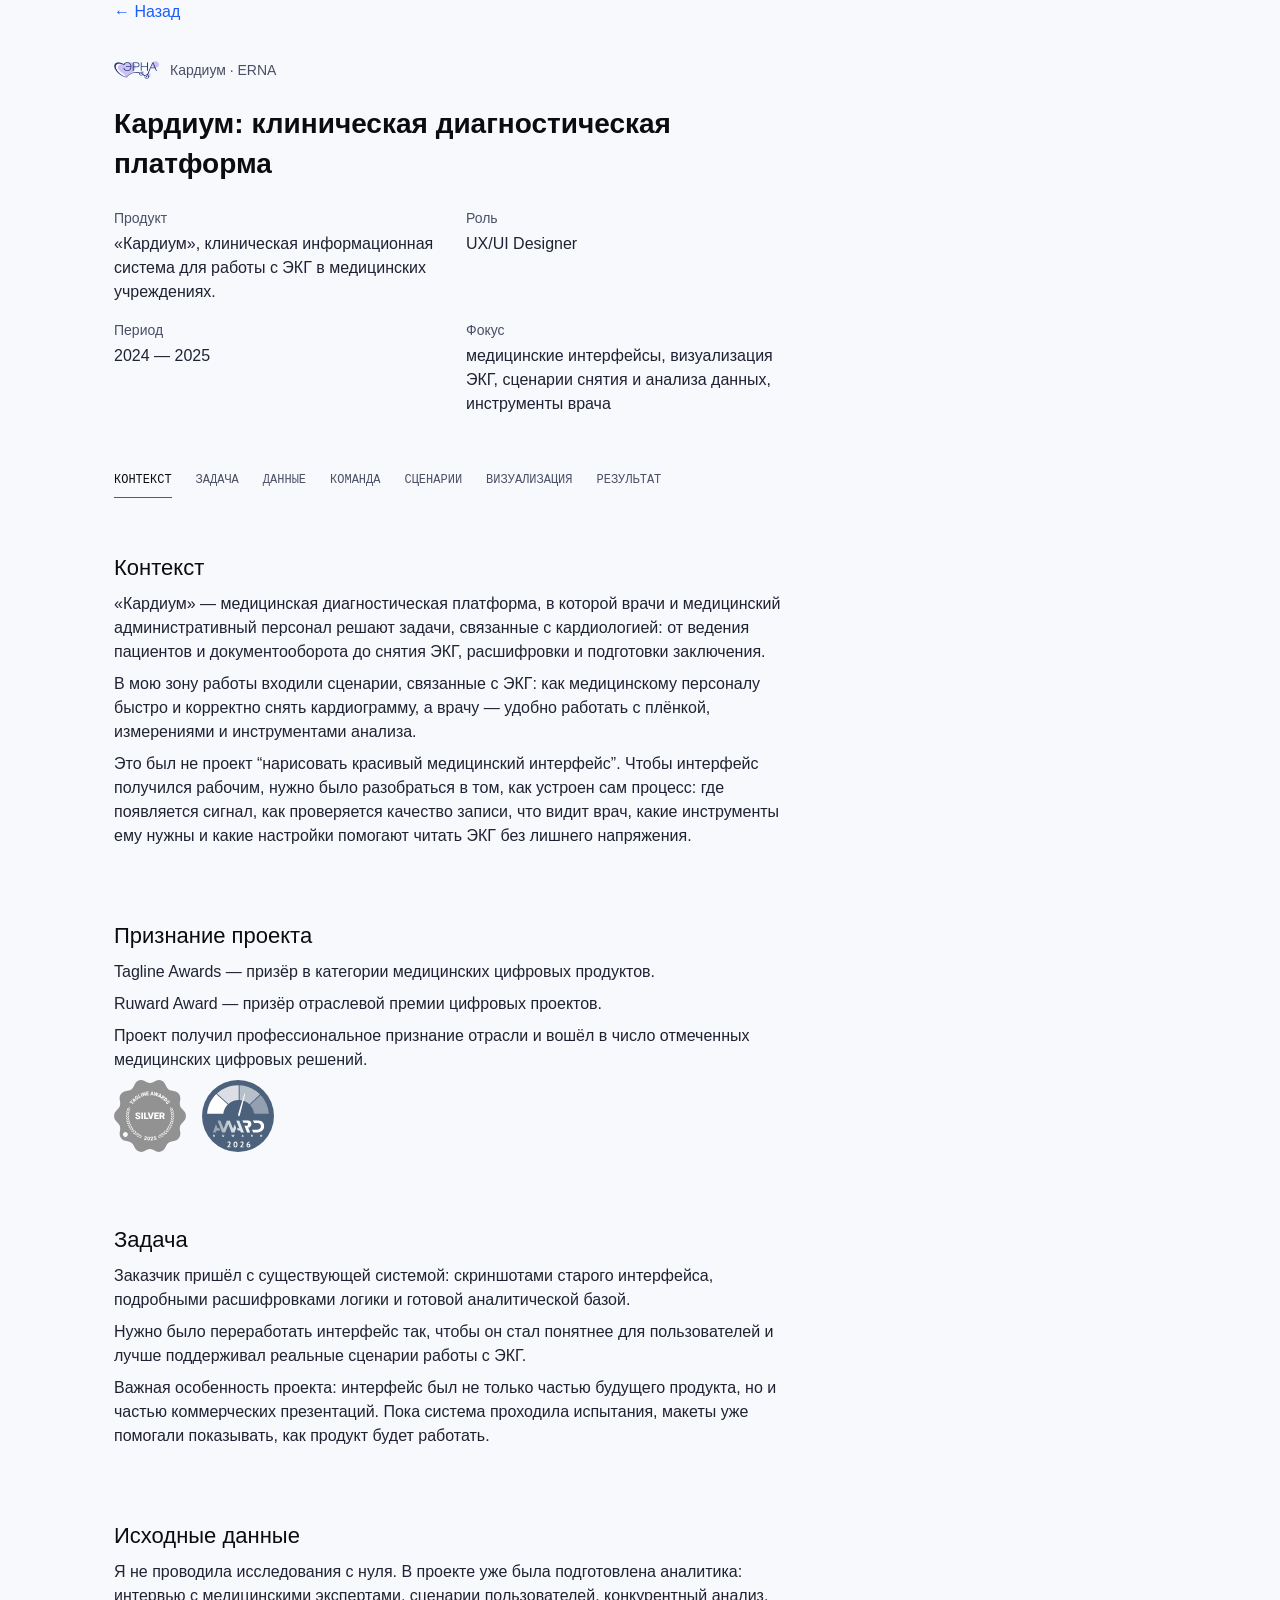
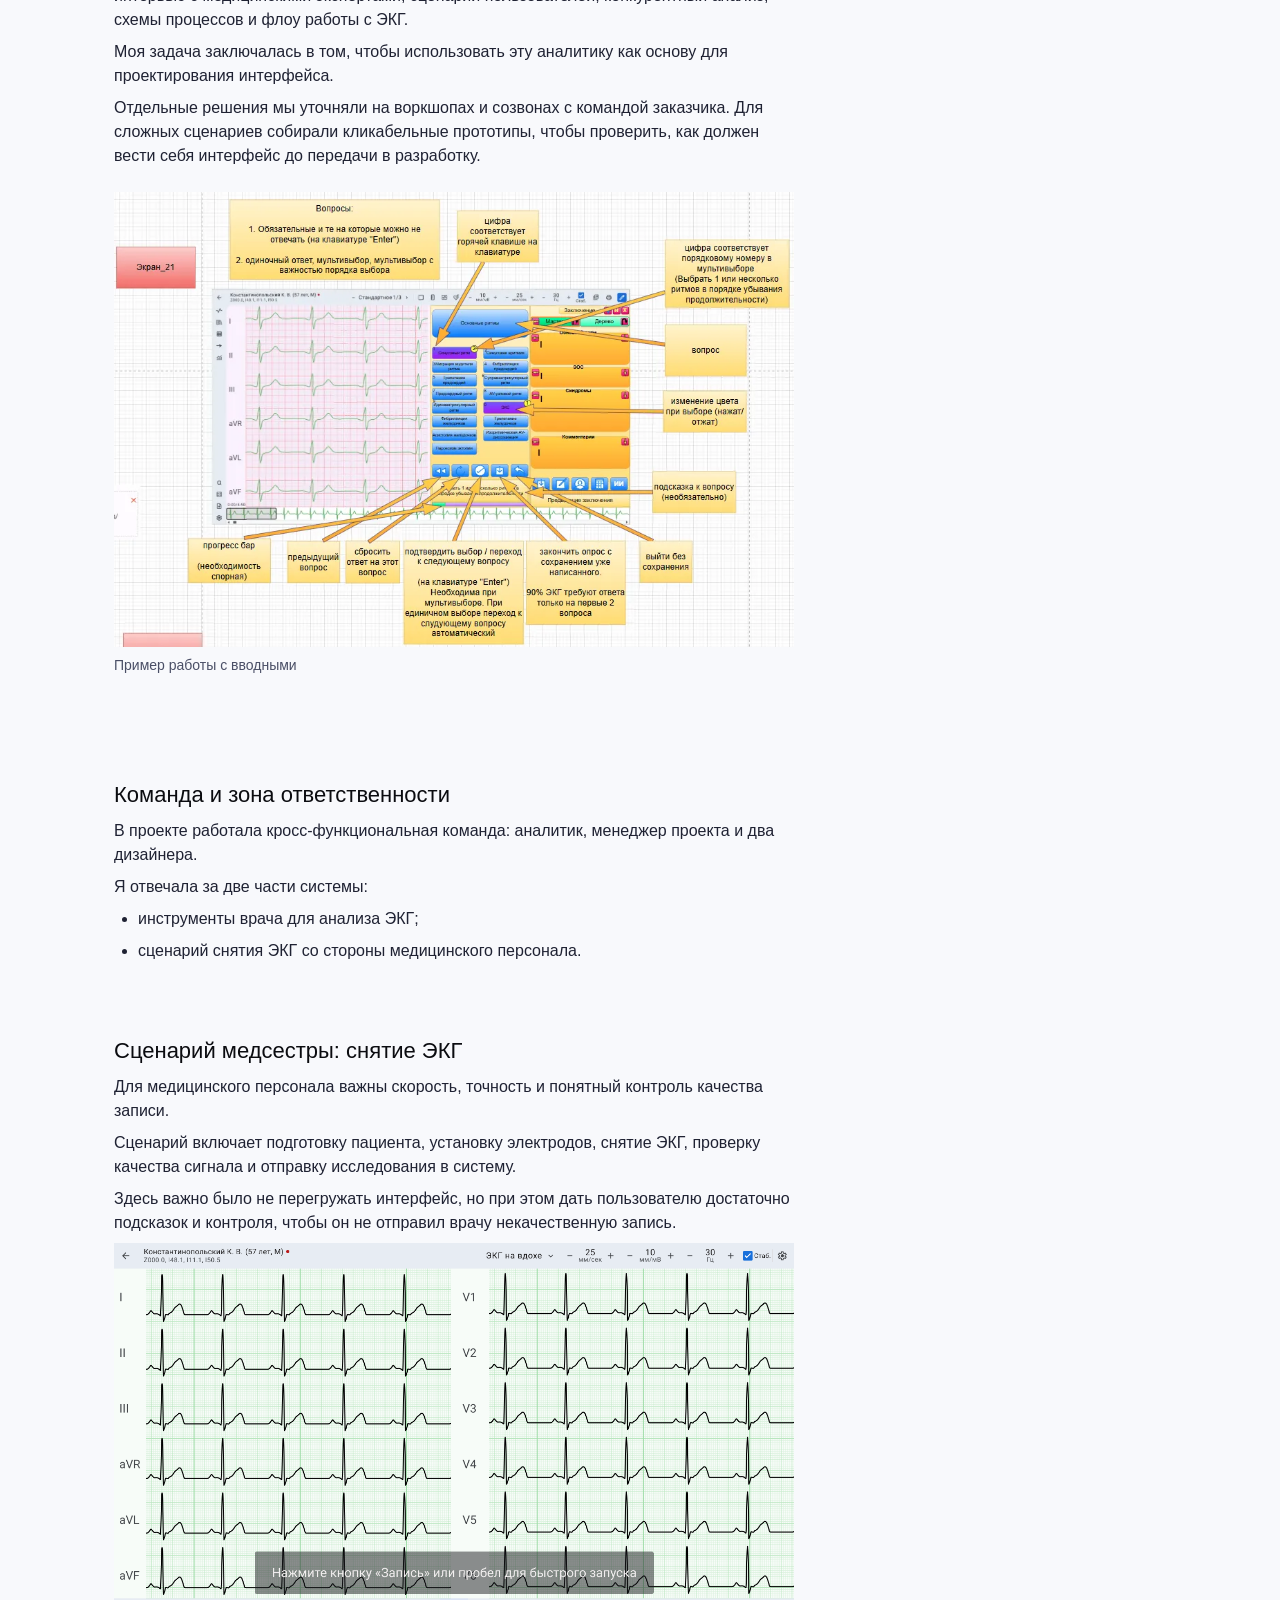
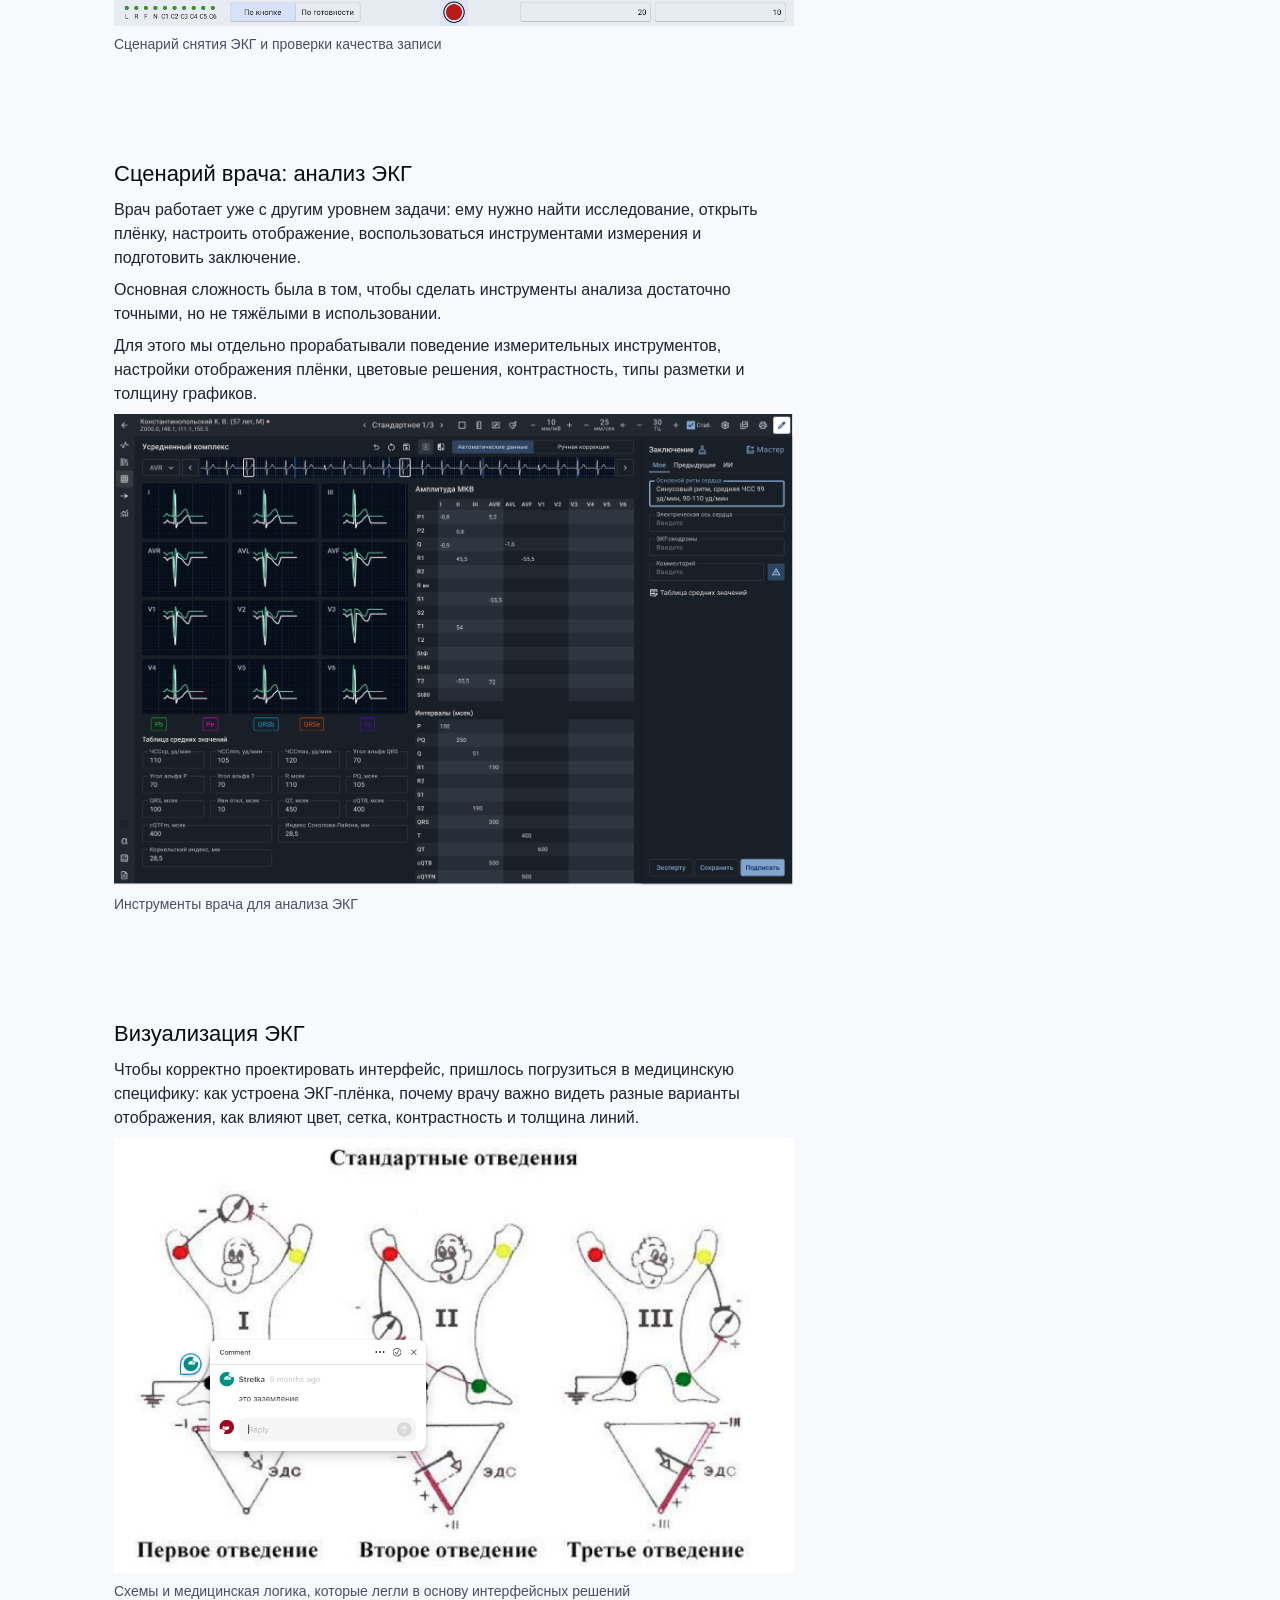
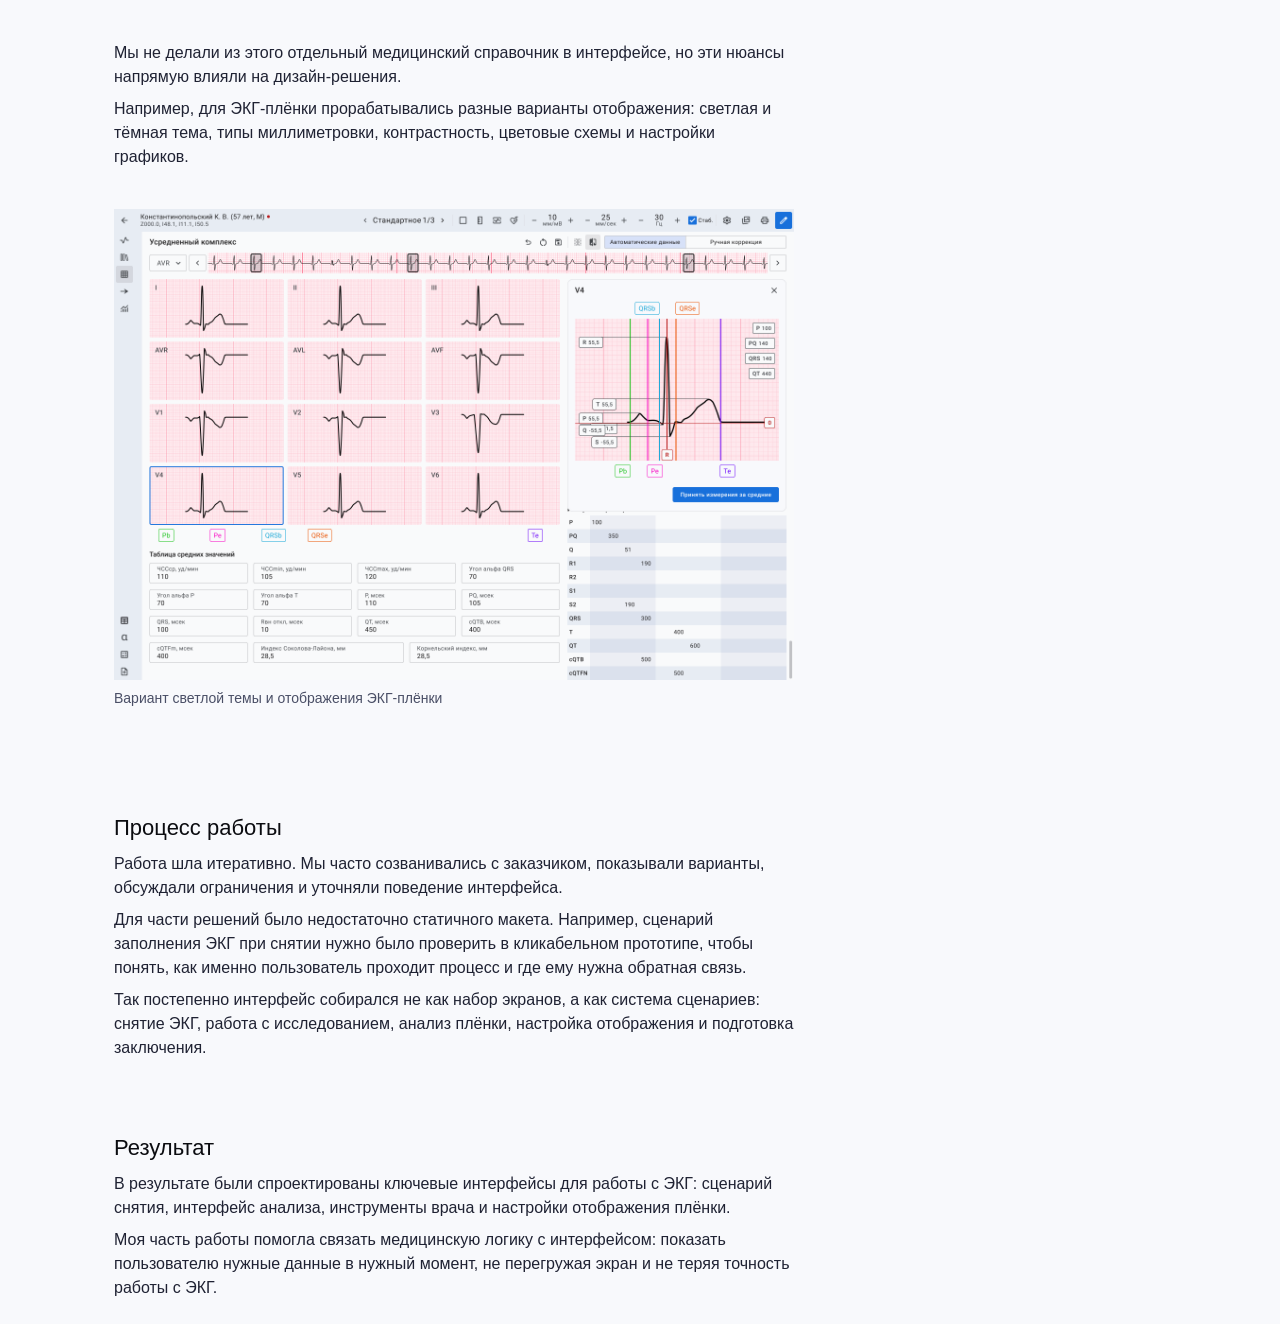
<file: cardiology.html>
<!doctype html>
<html lang="ru">
  <head>
    <meta charset="UTF-8" />
    <meta name="viewport" content="width=device-width, initial-scale=1.0" />
    <title>Кардиум — Юлия Груздева</title>
    <link rel="stylesheet" href="./styles.css" />
    <!-- Yandex.Metrika counter -->
<script type="text/javascript">
    (function(m,e,t,r,i,k,a){
        m[i]=m[i]||function(){(m[i].a=m[i].a||[]).push(arguments)};
        m[i].l=1*new Date();
        for (var j = 0; j < document.scripts.length; j++) {if (document.scripts[j].src === r) { return; }}
        k=e.createElement(t),a=e.getElementsByTagName(t)[0],k.async=1,k.src=r,a.parentNode.insertBefore(k,a)
    })(window, document,'script','https://mc.yandex.ru/metrika/tag.js?id=110092596', 'ym');

    ym(110092596, 'init', {ssr:true, webvisor:true, clickmap:true, ecommerce:"dataLayer", referrer: document.referrer, url: location.href, accurateTrackBounce:true, trackLinks:true});
</script>
<noscript><div><img src="https://mc.yandex.ru/watch/110092596" style="position:absolute; left:-9999px;" alt="" /></div></noscript>
<!-- /Yandex.Metrika counter -->
  </head>
  <body>
    <main class="desktop content-container">
      <a class="project-card__link body-strong case-back-link" href="index.html">← Назад</a>
      <article class="case section section--narrow" id="cardiology">
        <header class="case-hero">
          <div class="case-brand">
            <img class="case-brand__logo" src="assets/erna.svg" alt="" />
            <span class="caption">Кардиум · ERNA</span>
          </div>
          <h1 class="h2">Кардиум: клиническая диагностическая платформа</h1>
          <div class="case-meta case-meta--grid">
            <div class="case-meta__item">
              <p class="caption case-meta__label">Продукт</p>
              <p class="body case-meta__value">«Кардиум», клиническая информационная система для работы с ЭКГ в медицинских учреждениях.</p>
            </div>
            <div class="case-meta__item">
              <p class="caption case-meta__label">Роль</p>
              <p class="body case-meta__value">UX/UI Designer</p>
            </div>
            <div class="case-meta__item">
              <p class="caption case-meta__label">Период</p>
              <p class="body case-meta__value">2024 — 2025</p>
            </div>
            <div class="case-meta__item">
              <p class="caption case-meta__label">Фокус</p>
              <p class="body case-meta__value">медицинские интерфейсы, визуализация ЭКГ, сценарии снятия и анализа данных, инструменты врача</p>
            </div>
          </div>
        </header>

        <nav class="page-nav" aria-label="Навигация по кейсу">
          <a class="page-nav__link ag-small-code" href="#context">КОНТЕКСТ</a>
          <a class="page-nav__link ag-small-code" href="#task">ЗАДАЧА</a>
          <a class="page-nav__link ag-small-code" href="#data">ДАННЫЕ</a>
          <a class="page-nav__link ag-small-code" href="#team">КОМАНДА</a>
          <a class="page-nav__link ag-small-code" href="#scenarios">СЦЕНАРИИ</a>
          <a class="page-nav__link ag-small-code" href="#visualization">ВИЗУАЛИЗАЦИЯ</a>
          <a class="page-nav__link ag-small-code" href="#result">РЕЗУЛЬТАТ</a>
        </nav>

        <section class="case-block" id="context">
          <div class="section-group">
            <h2 class="h3">Контекст</h2>
            <p class="body">«Кардиум» — медицинская диагностическая платформа, в которой врачи и медицинский административный персонал решают задачи, связанные с кардиологией: от ведения пациентов и документооборота до снятия ЭКГ, расшифровки и подготовки заключения.</p>
            <p class="body">В мою зону работы входили сценарии, связанные с ЭКГ: как медицинскому персоналу быстро и корректно снять кардиограмму, а врачу — удобно работать с плёнкой, измерениями и инструментами анализа.</p>
            <p class="body">Это был не проект “нарисовать красивый медицинский интерфейс”. Чтобы интерфейс получился рабочим, нужно было разобраться в том, как устроен сам процесс: где появляется сигнал, как проверяется качество записи, что видит врач, какие инструменты ему нужны и какие настройки помогают читать ЭКГ без лишнего напряжения.</p>
          </div>
        </section>

        <section class="case-block">
          <div class="section-group">
            <h2 class="h3">Признание проекта</h2>
            <p class="body">Tagline Awards — призёр в категории медицинских цифровых продуктов.</p>
            <p class="body">Ruward Award — призёр отраслевой премии цифровых проектов.</p>
            <p class="body">Проект получил профессиональное признание отрасли и вошёл в число отмеченных медицинских цифровых решений.</p>
             <div class="award-logos">
              <img src="assets/logo/tagline-silver-2025.svg" alt="Tagline Awards 2025 — серебро" />
              <img src="assets/logo/ruward-2026-silver3.svg" alt="Рейтинг Рунета 2026 — серебро" />
            </div>
          </div>
        </section>

        <section class="case-block" id="task">
          <div class="section-group">
            <h2 class="h3">Задача</h2>
            <p class="body">Заказчик пришёл с существующей системой: скриншотами старого интерфейса, подробными расшифровками логики и готовой аналитической базой.</p>
            <p class="body">Нужно было переработать интерфейс так, чтобы он стал понятнее для пользователей и лучше поддерживал реальные сценарии работы с ЭКГ.</p>
            <p class="body">Важная особенность проекта: интерфейс был не только частью будущего продукта, но и частью коммерческих презентаций. Пока система проходила испытания, макеты уже помогали показывать, как продукт будет работать.</p>
          </div>
        </section>

        <section class="case-block" id="data">
          <div class="section-group">
            <h2 class="h3">Исходные данные</h2>
            <p class="body">Я не проводила исследования с нуля. В проекте уже была подготовлена аналитика: интервью с медицинскими экспертами, сценарии пользователей, конкурентный анализ, схемы процессов и флоу работы с ЭКГ.</p>
            <p class="body">Моя задача заключалась в том, чтобы использовать эту аналитику как основу для проектирования интерфейса.</p>
            <p class="body">Отдельные решения мы уточняли на воркшопах и созвонах с командой заказчика. Для сложных сценариев собирали кликабельные прототипы, чтобы проверить, как должен вести себя интерфейс до передачи в разработку.</p>
          </div>
          <figure class="case-figure case-figure--shadow">
              <div class="image-wrapper">
                <img
                  src="assets/cardiology/erna_analitycs.webp"
                  alt=""
                />
              </div>
              <figcaption class="caption">Пример работы с вводными</figcaption>
            </figure>
        </section>

        <section class="case-block" id="team">
          <div class="section-group">
            <h2 class="h3">Команда и зона ответственности</h2>
            <p class="body">В проекте работала кросс-функциональная команда: аналитик, менеджер проекта и два дизайнера.</p>
            <div class="content-block">
              <p class="body">Я отвечала за две части системы:</p>
              <ul class="body">
                <li>инструменты врача для анализа ЭКГ;</li>
                <li>сценарий снятия ЭКГ со стороны медицинского персонала.</li>
              </ul>
            </div>
          </div>
        </section>

        <section class="case-block" id="scenarios">
          <div class="section-group">
            <h2 class="h3">Сценарий медсестры: снятие ЭКГ</h2>
            <p class="body">Для медицинского персонала важны скорость, точность и понятный контроль качества записи.</p>
            <p class="body">Сценарий включает подготовку пациента, установку электродов, снятие ЭКГ, проверку качества сигнала и отправку исследования в систему.</p>
            <p class="body">Здесь важно было не перегружать интерфейс, но при этом дать пользователю достаточно подсказок и контроля, чтобы он не отправил врачу некачественную запись.</p>
            <figure class="case-figure case-figure--shadow">
              <div class="image-wrapper">
                <img
                  src="assets/cardiology/cardiology-ref-05.png"
                  alt=""
                />
              </div>
              <figcaption class="caption">Сценарий снятия ЭКГ и проверки качества записи</figcaption>
            </figure>
          </div>
        </section>

        <section class="case-block">
          <div class="section-group">
            <h2 class="h3">Сценарий врача: анализ ЭКГ</h2>
            <p class="body">Врач работает уже с другим уровнем задачи: ему нужно найти исследование, открыть плёнку, настроить отображение, воспользоваться инструментами измерения и подготовить заключение.</p>
            <p class="body">Основная сложность была в том, чтобы сделать инструменты анализа достаточно точными, но не тяжёлыми в использовании.</p>
            <p class="body">Для этого мы отдельно прорабатывали поведение измерительных инструментов, настройки отображения плёнки, цветовые решения, контрастность, типы разметки и толщину графиков.</p>
            <figure class="case-figure case-figure--shadow">
              <div class="image-wrapper">
                <img
                  src="assets/cardiology/cardiology-ref-24.png"
                  alt=""
                />
              </div>
              <figcaption class="caption">Инструменты врача для анализа ЭКГ</figcaption>
            </figure>
          </div>
        </section>

        <section class="case-block" id="visualization">
          <div class="section-group">
            <h2 class="h3">Визуализация ЭКГ</h2>
            <p class="body">Чтобы корректно проектировать интерфейс, пришлось погрузиться в медицинскую специфику: как устроена ЭКГ-плёнка, почему врачу важно видеть разные варианты отображения, как влияют цвет, сетка, контрастность и толщина линий.</p>
            <figure class="case-figure case-figure--scheme">
              <div class="image-wrapper">
                <img
                  src="assets/cardiology/cardiology-ref-44.png"
                  alt=""
                />
              </div>
              <figcaption class="caption">Схемы и медицинская логика, которые легли в основу интерфейсных решений</figcaption>
            </figure>
            <p class="body">Мы не делали из этого отдельный медицинский справочник в интерфейсе, но эти нюансы напрямую влияли на дизайн-решения.</p>
            <p class="body">Например, для ЭКГ-плёнки прорабатывались разные варианты отображения: светлая и тёмная тема, типы миллиметровки, контрастность, цветовые схемы и настройки графиков.</p>
            <figure class="case-figure case-figure--shadow">
              <div class="image-wrapper">
                <img
                  src="assets/cardiology/cardiology-light-theme.png"
                  alt=""
                />
              </div>
              <figcaption class="caption">Вариант светлой темы и отображения ЭКГ-плёнки</figcaption>
            </figure>
          </div>
        </section>

        <section class="case-block">
          <div class="section-group">
            <h2 class="h3">Процесс работы</h2>
            <p class="body">Работа шла итеративно. Мы часто созванивались с заказчиком, показывали варианты, обсуждали ограничения и уточняли поведение интерфейса.</p>
            <p class="body">Для части решений было недостаточно статичного макета. Например, сценарий заполнения ЭКГ при снятии нужно было проверить в кликабельном прототипе, чтобы понять, как именно пользователь проходит процесс и где ему нужна обратная связь.</p>
            <p class="body">Так постепенно интерфейс собирался не как набор экранов, а как система сценариев: снятие ЭКГ, работа с исследованием, анализ плёнки, настройка отображения и подготовка заключения.</p>
          </div>
        </section>

        <section class="case-block" id="result">
          <div class="section-group">
            <h2 class="h3">Результат</h2>
            <p class="body">В результате были спроектированы ключевые интерфейсы для работы с ЭКГ: сценарий снятия, интерфейс анализа, инструменты врача и настройки отображения плёнки.</p>
            <p class="body">Моя часть работы помогла связать медицинскую логику с интерфейсом: показать пользователю нужные данные в нужный момент, не перегружая экран и не теряя точность работы с ЭКГ.</p>
          </div>
        </section>

      </article>
    </main>
    <script src="./scroll.js" defer></script>
  </body>
</html>
</file>
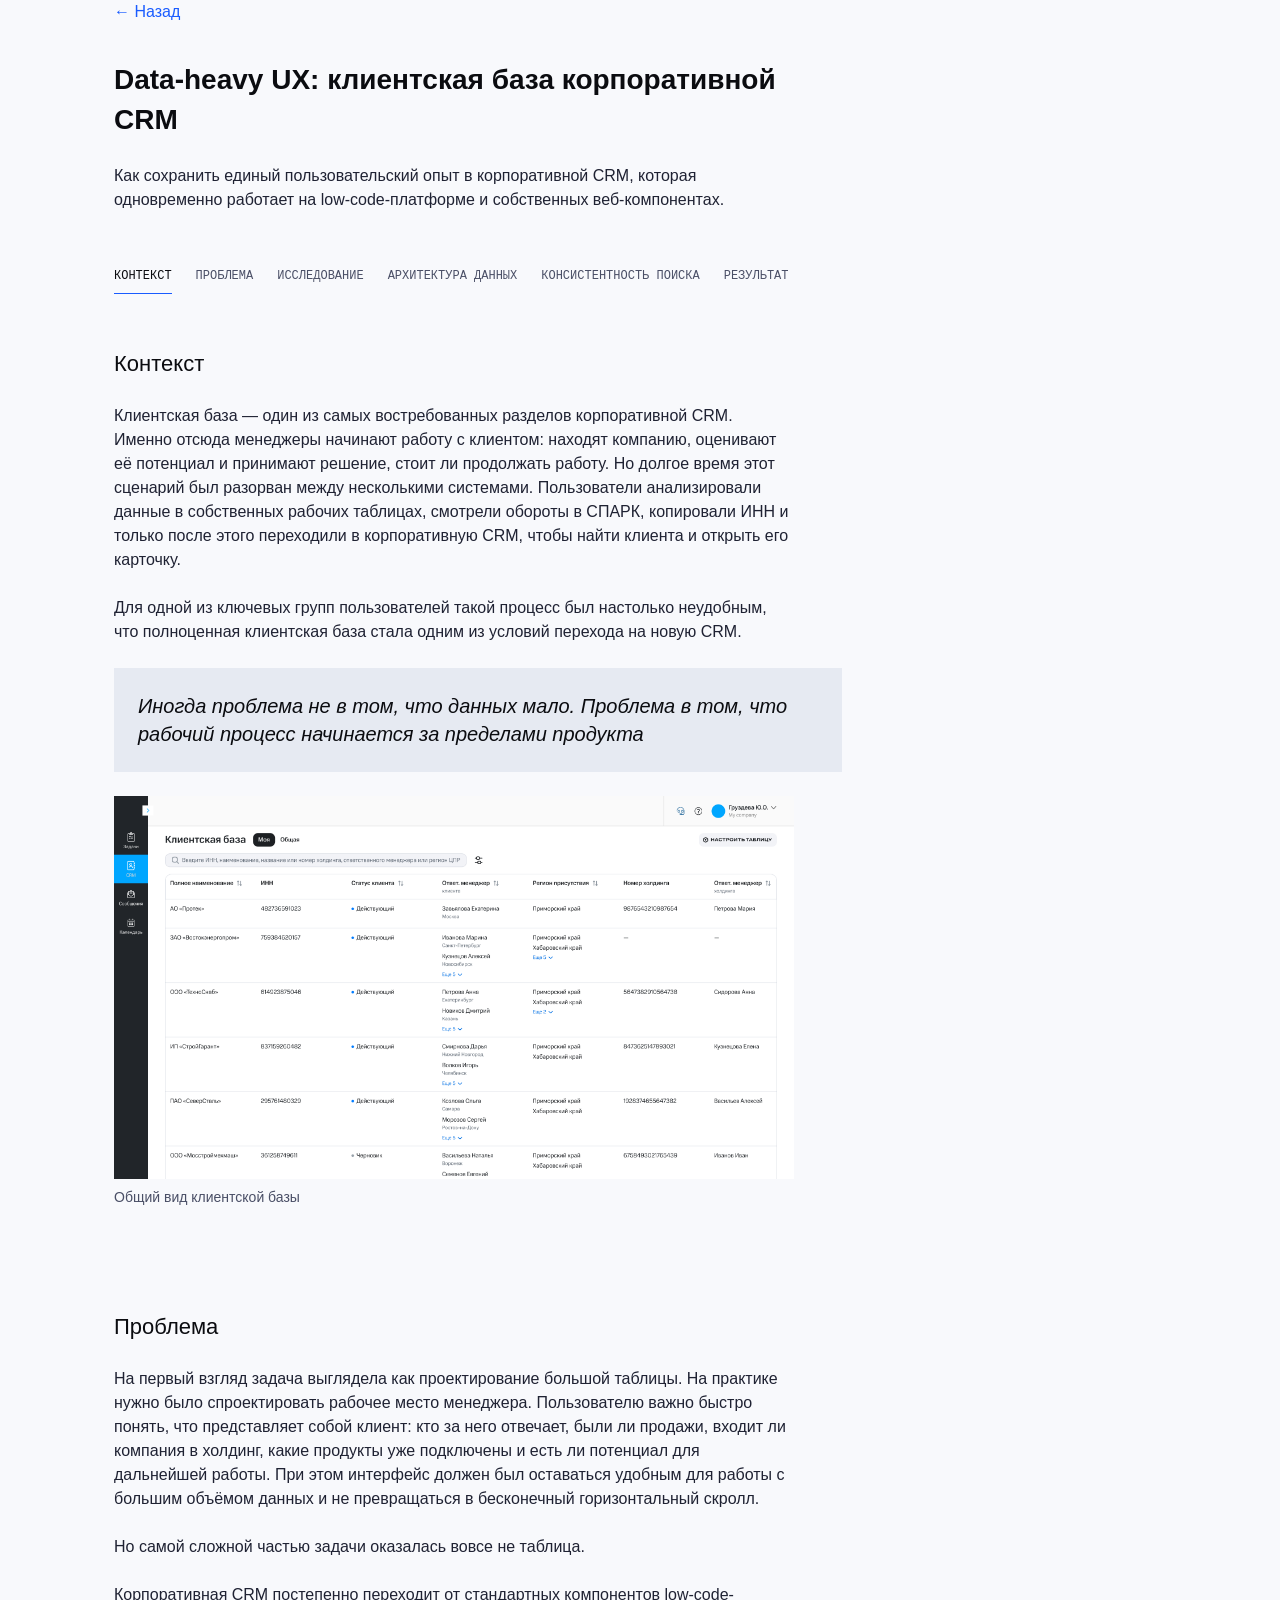
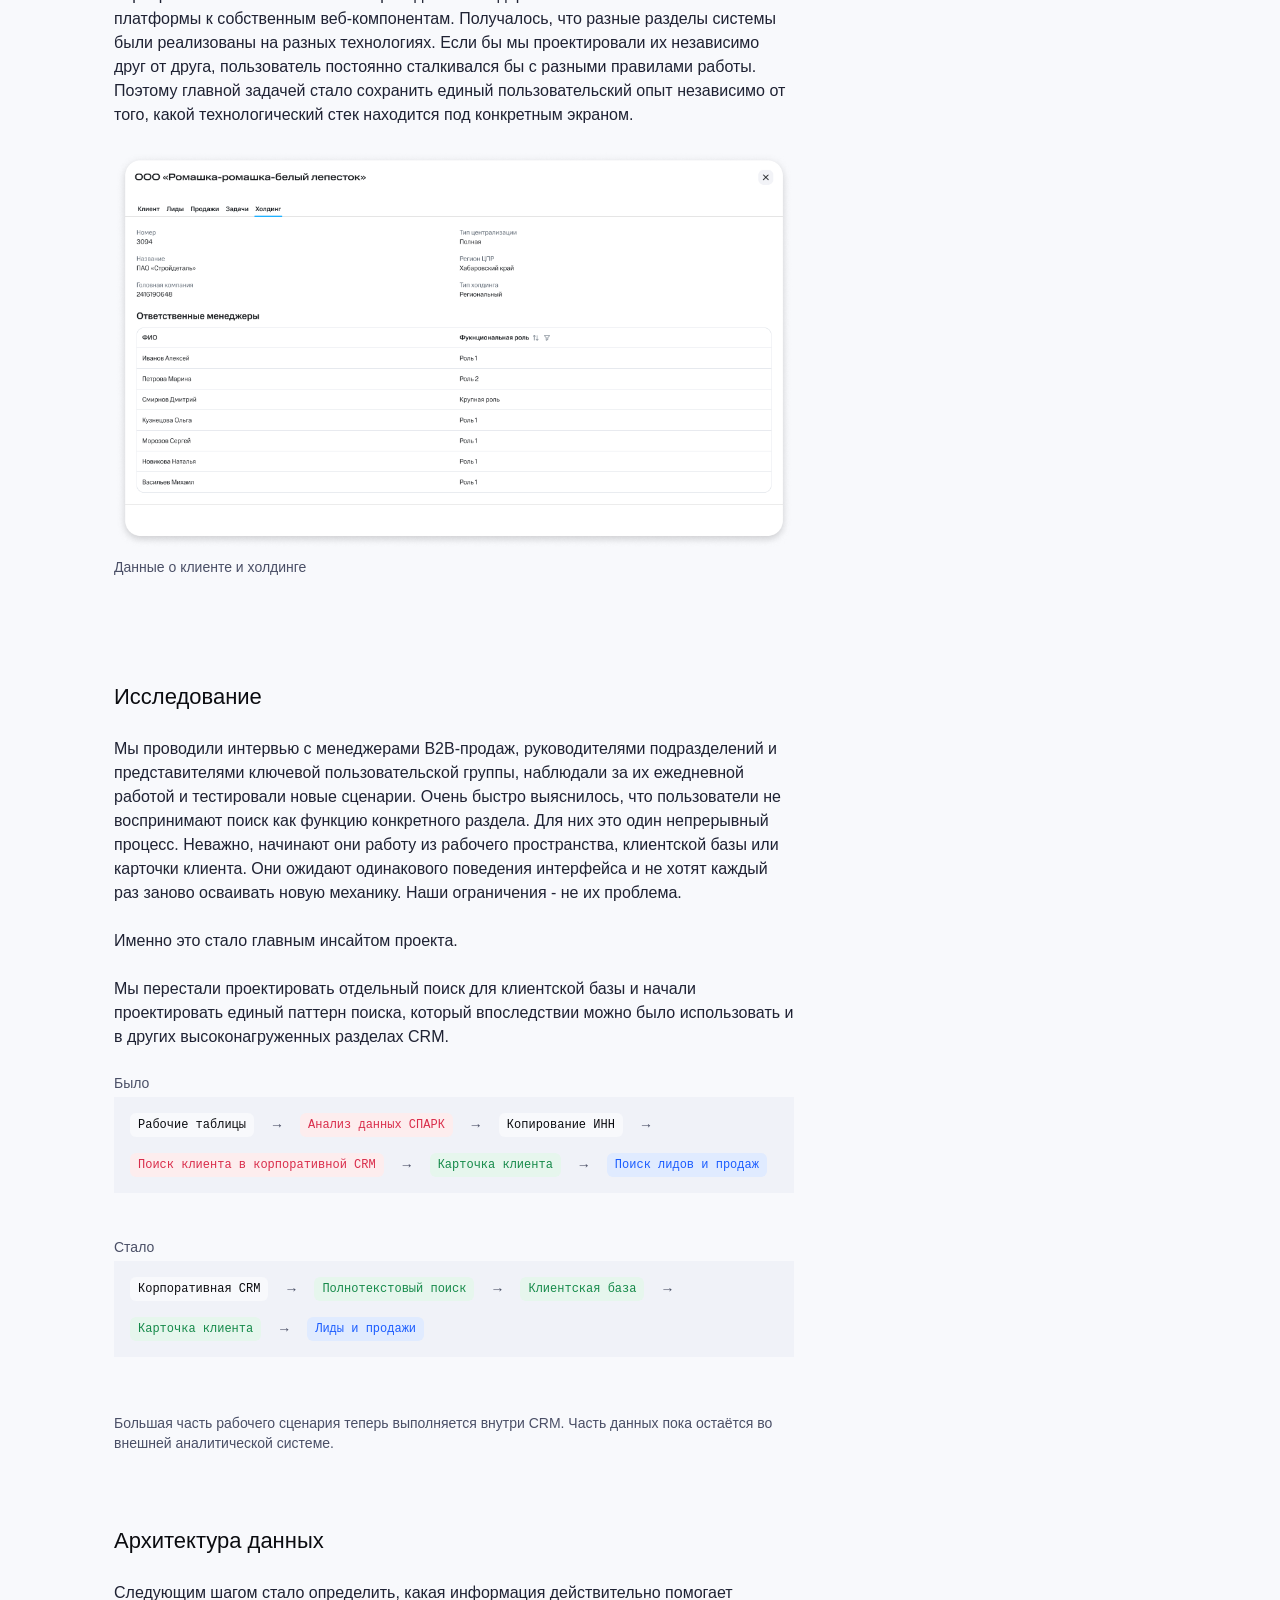
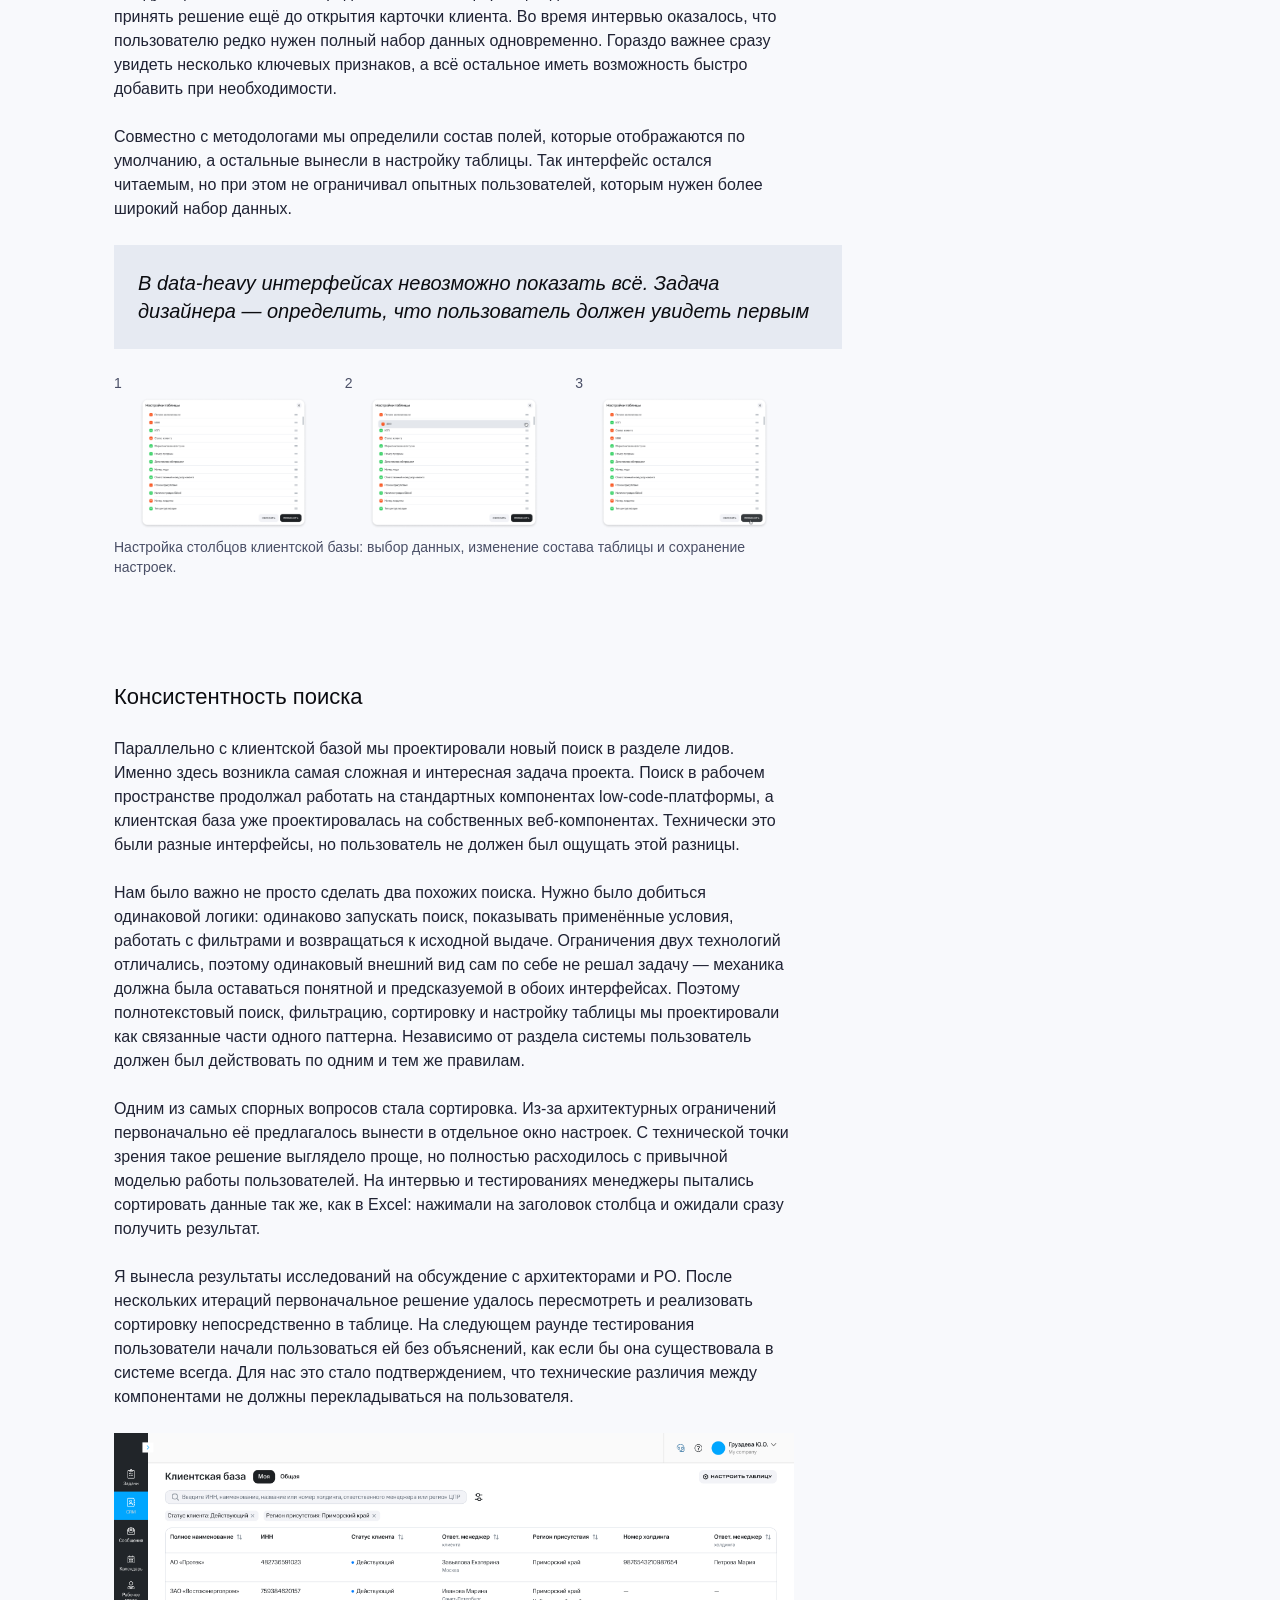
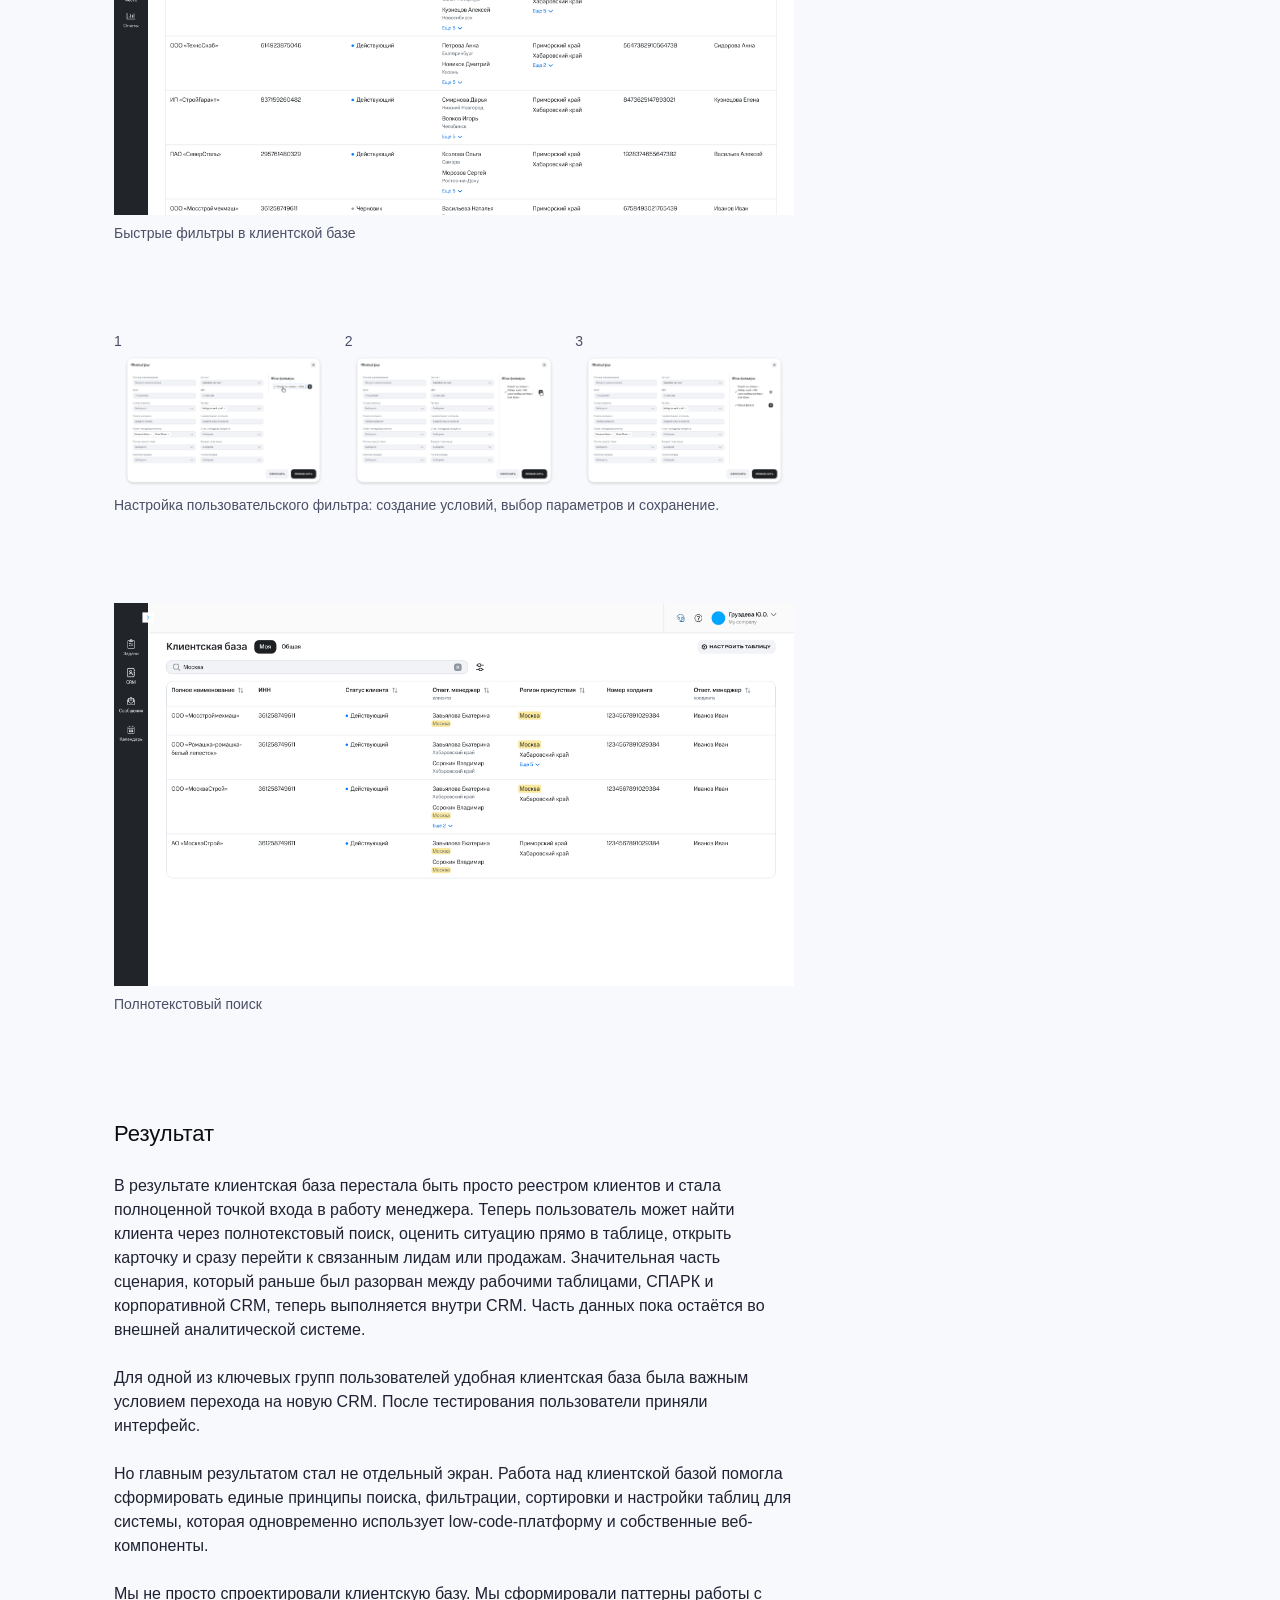
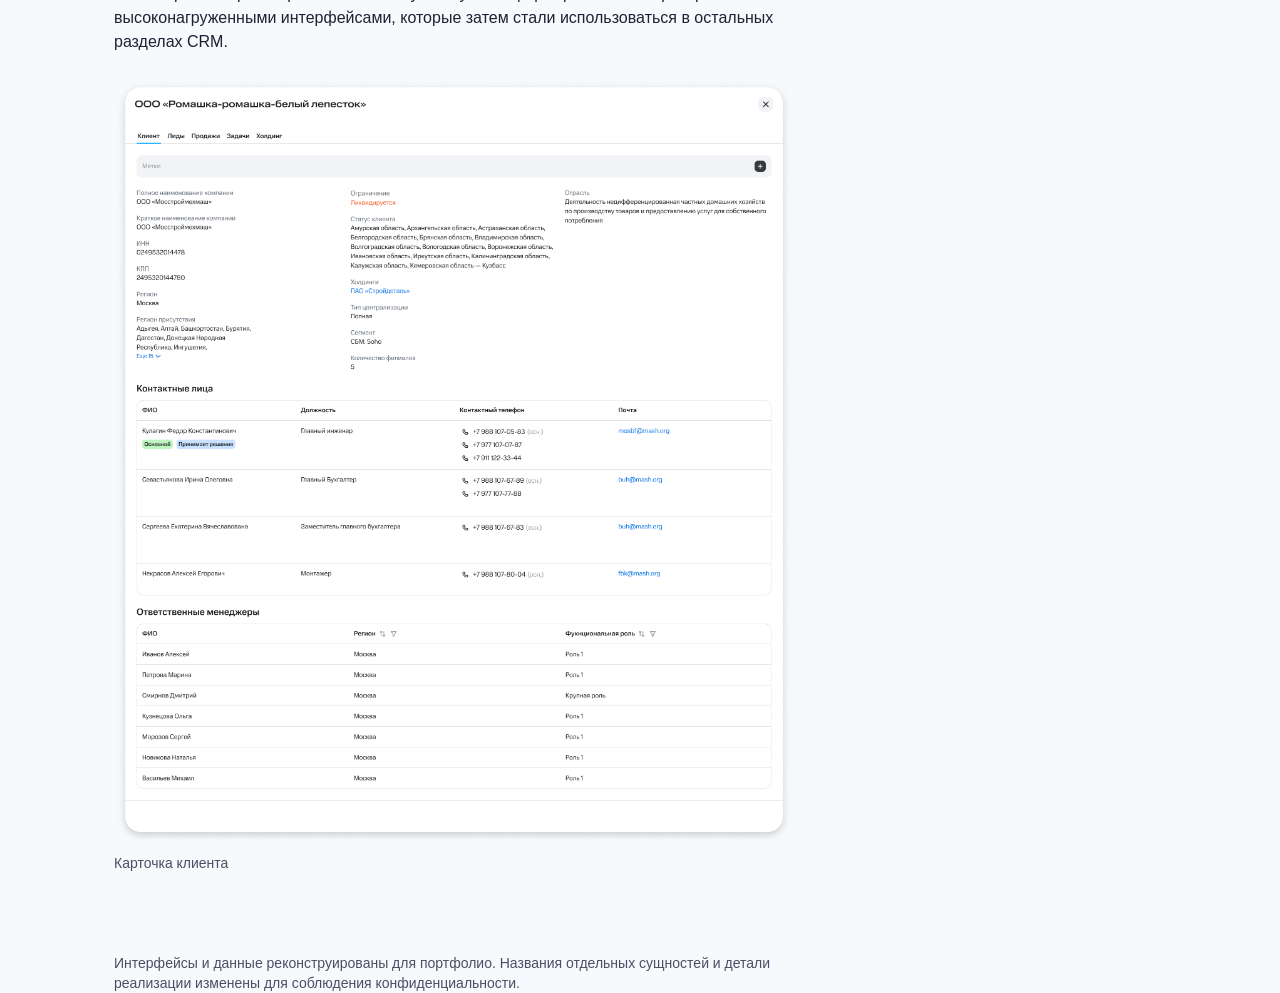
<file: client-base.html>
<!doctype html>
<html lang="ru">
  <head>
    <meta charset="UTF-8" />
    <meta name="viewport" content="width=device-width, initial-scale=1.0" />
    <title>Data-heavy UX: клиентская база корпоративной CRM — Юлия Груздева</title>
    <link rel="stylesheet" href="./styles.css?v=client-base-flow" />
    <!-- Yandex.Metrika counter -->
    <script type="text/javascript">
        (function(m,e,t,r,i,k,a){
            m[i]=m[i]||function(){(m[i].a=m[i].a||[]).push(arguments)};
            m[i].l=1*new Date();
            for (var j = 0; j < document.scripts.length; j++) {if (document.scripts[j].src === r) { return; }}
            k=e.createElement(t),a=e.getElementsByTagName(t)[0],k.async=1,k.src=r,a.parentNode.insertBefore(k,a)
        })(window, document,'script','https://mc.yandex.ru/metrika/tag.js?id=110092596', 'ym');

        ym(110092596, 'init', {ssr:true, webvisor:true, clickmap:true, ecommerce:"dataLayer", referrer: document.referrer, url: location.href, accurateTrackBounce:true, trackLinks:true});
    </script>
    <noscript><div><img src="https://mc.yandex.ru/watch/110092596" style="position:absolute; left:-9999px;" alt="" /></div></noscript>
    <!-- /Yandex.Metrika counter -->
  </head>
  <body>
    <main class="desktop content-container">
      <a class="project-card__link body-strong case-back-link" href="index.html">← Назад</a>
      <article class="case section section--narrow" id="client-base">
        <header class="case-hero">
          <h1 class="h2">Data-heavy UX: клиентская база корпоративной CRM</h1>
          <p class="body">Как сохранить единый пользовательский опыт в корпоративной CRM, которая одновременно работает на low-code-платформе и собственных веб-компонентах.</p>
        </header>

        <nav class="page-nav" aria-label="Навигация по кейсу">
          <a class="page-nav__link ag-small-code" href="#context">КОНТЕКСТ</a>
          <a class="page-nav__link ag-small-code" href="#problem">ПРОБЛЕМА</a>
          <a class="page-nav__link ag-small-code" href="#research">ИССЛЕДОВАНИЕ</a>
          <a class="page-nav__link ag-small-code" href="#architecture">АРХИТЕКТУРА ДАННЫХ</a>
          <a class="page-nav__link ag-small-code" href="#search-consistency">КОНСИСТЕНТНОСТЬ ПОИСКА</a>
          <a class="page-nav__link ag-small-code" href="#result">РЕЗУЛЬТАТ</a>
        </nav>

        <section class="case-block" id="context">
          <h2 class="h3">Контекст</h2>
          <p class="body">Клиентская база — один из самых востребованных разделов корпоративной CRM. Именно отсюда менеджеры начинают работу с клиентом: находят компанию, оценивают её потенциал и принимают решение, стоит ли продолжать работу. Но долгое время этот сценарий был разорван между несколькими системами. Пользователи анализировали данные в собственных рабочих таблицах, смотрели обороты в СПАРК, копировали ИНН и только после этого переходили в корпоративную CRM, чтобы найти клиента и открыть его карточку.</p>
          <p class="body">Для одной из ключевых групп пользователей такой процесс был настолько неудобным, что полноценная клиентская база стала одним из условий перехода на новую CRM.</p>
          <blockquote class="quote">Иногда проблема не в том, что данных мало. Проблема в том, что рабочий процесс начинается за пределами продукта</blockquote>
          <figure class="case-figure">
            <div class="image-wrapper">
              <img src="assets/data-heavy/client-base-overview.png" alt="Общий вид клиентской базы корпоративной CRM" />
            </div>
            <figcaption class="caption">Общий вид клиентской базы</figcaption>
          </figure>
        </section>

        <section class="case-block" id="problem">
          <h2 class="h3">Проблема</h2>
          <p class="body">На первый взгляд задача выглядела как проектирование большой таблицы. На практике нужно было спроектировать рабочее место менеджера. Пользователю важно быстро понять, что представляет собой клиент: кто за него отвечает, были ли продажи, входит ли компания в холдинг, какие продукты уже подключены и есть ли потенциал для дальнейшей работы. При этом интерфейс должен был оставаться удобным для работы с большим объёмом данных и не превращаться в бесконечный горизонтальный скролл.</p>
          <p class="body">Но самой сложной частью задачи оказалась вовсе не таблица.</p>
          <p class="body">Корпоративная CRM постепенно переходит от стандартных компонентов low-code-платформы к собственным веб-компонентам. Получалось, что разные разделы системы были реализованы на разных технологиях. Если бы мы проектировали их независимо друг от друга, пользователь постоянно сталкивался бы с разными правилами работы. Поэтому главной задачей стало сохранить единый пользовательский опыт независимо от того, какой технологический стек находится под конкретным экраном.</p>
          <figure class="case-figure">
            <div class="image-wrapper">
              <img src="assets/data-heavy/holding-client.png" alt="Представление клиента-холдинга в корпоративной CRM" />
            </div>
            <figcaption class="caption">Данные о клиенте и холдинге</figcaption>
          </figure>
        </section>

        <section class="case-block" id="research">
          <h2 class="h3">Исследование</h2>
          <p class="body">Мы проводили интервью с менеджерами B2B-продаж, руководителями подразделений и представителями ключевой пользовательской группы, наблюдали за их ежедневной работой и тестировали новые сценарии. Очень быстро выяснилось, что пользователи не воспринимают поиск как функцию конкретного раздела. Для них это один непрерывный процесс. Неважно, начинают они работу из рабочего пространства, клиентской базы или карточки клиента. Они ожидают одинакового поведения интерфейса и не хотят каждый раз заново осваивать новую механику. Наши ограничения - не их проблема.</p>
          <p class="body">Именно это стало главным инсайтом проекта.</p>
          <p class="body">Мы перестали проектировать отдельный поиск для клиентской базы и начали проектировать единый паттерн поиска, который впоследствии можно было использовать и в других высоконагруженных разделах CRM.</p>
          <div class="process-change">
            <div class="process-change__item">
              <p class="caption process-change__label">Было</p>
              <figure class="case-figure case-figure--scheme status-figure">
                <div class="image-wrapper">
                  <div class="status-box">
                    <div class="status-line">
                      <span class="badge ag-small-code badge--draft">Рабочие таблицы</span>
                      <span class="status-arrow">→</span>
                      <span class="badge ag-small-code badge--not-ready">Анализ данных СПАРК</span>
                      <span class="status-arrow">→</span>
                      <span class="badge ag-small-code badge--draft">Копирование ИНН</span>
                      <span class="status-arrow">→</span>
                      <span class="badge ag-small-code badge--not-ready">Поиск клиента в корпоративной CRM</span>
                      <span class="status-arrow">→</span>
                      <span class="badge ag-small-code badge--done">Карточка клиента</span>
                      <span class="status-arrow">→</span>
                      <span class="badge ag-small-code badge--order">Поиск лидов и продаж</span>
                    </div>
                  </div>
                </div>
              </figure>
            </div>
            <div class="process-change__item">
              <p class="caption process-change__label">Стало</p>
              <figure class="case-figure case-figure--scheme status-figure">
                <div class="image-wrapper">
                  <div class="status-box">
                    <div class="status-line">
                      <span class="badge ag-small-code badge--draft">Корпоративная CRM</span>
                      <span class="status-arrow">→</span>
                      <span class="badge ag-small-code badge--done">Полнотекстовый поиск</span>
                      <span class="status-arrow">→</span>
                      <span class="badge ag-small-code badge--done">Клиентская база</span>
                      <span class="status-arrow">→</span>
                      <span class="badge ag-small-code badge--done">Карточка клиента</span>
                      <span class="status-arrow">→</span>
                      <span class="badge ag-small-code badge--order">Лиды и продажи</span>
                    </div>
                  </div>
                </div>
              </figure>
            </div>
          </div>
          <p class="caption">Большая часть рабочего сценария теперь выполняется внутри CRM. Часть данных пока остаётся во внешней аналитической системе.</p>
        </section>

        <section class="case-block" id="architecture">
          <h2 class="h3">Архитектура данных</h2>
          <p class="body">Следующим шагом стало определить, какая информация действительно помогает принять решение ещё до открытия карточки клиента. Во время интервью оказалось, что пользователю редко нужен полный набор данных одновременно. Гораздо важнее сразу увидеть несколько ключевых признаков, а всё остальное иметь возможность быстро добавить при необходимости.</p>
          <p class="body">Совместно с методологами мы определили состав полей, которые отображаются по умолчанию, а остальные вынесли в настройку таблицы. Так интерфейс остался читаемым, но при этом не ограничивал опытных пользователей, которым нужен более широкий набор данных.</p>
          <blockquote class="quote">В data-heavy интерфейсах невозможно показать всё. Задача дизайнера — определить, что пользователь должен увидеть первым</blockquote>
          <figure class="case-figure">
            <div class="case-flow">
              <div class="case-flow__step">
                <span class="caption case-flow__number">1</span>
                <div class="image-wrapper">
                  <img src="assets/data-heavy/column-settings1.png" alt="Настройка столбцов клиентской базы" />
                </div>
              </div>
              <div class="case-flow__step">
                <span class="caption case-flow__number">2</span>
                <div class="image-wrapper">
                  <img src="assets/data-heavy/column-settings2.png" alt="Выбор столбцов для отображения в клиентской базе" />
                </div>
              </div>
              <div class="case-flow__step">
                <span class="caption case-flow__number">3</span>
                <div class="image-wrapper">
                  <img src="assets/data-heavy/column-settings3.png" alt="Сохранение настроек столбцов клиентской базы" />
                </div>
              </div>
            </div>
            <figcaption class="caption">Настройка столбцов клиентской базы: выбор данных, изменение состава таблицы и сохранение настроек.</figcaption>
          </figure>
        </section>

        <section class="case-block" id="search-consistency">
          <h2 class="h3">Консистентность поиска</h2>
          <p class="body">Параллельно с клиентской базой мы проектировали новый поиск в разделе лидов. Именно здесь возникла самая сложная и интересная задача проекта. Поиск в рабочем пространстве продолжал работать на стандартных компонентах low-code-платформы, а клиентская база уже проектировалась на собственных веб-компонентах. Технически это были разные интерфейсы, но пользователь не должен был ощущать этой разницы.</p>
          <p class="body">Нам было важно не просто сделать два похожих поиска. Нужно было добиться одинаковой логики: одинаково запускать поиск, показывать применённые условия, работать с фильтрами и возвращаться к исходной выдаче. Ограничения двух технологий отличались, поэтому одинаковый внешний вид сам по себе не решал задачу — механика должна была оставаться понятной и предсказуемой в обоих интерфейсах. Поэтому полнотекстовый поиск, фильтрацию, сортировку и настройку таблицы мы проектировали как связанные части одного паттерна. Независимо от раздела системы пользователь должен был действовать по одним и тем же правилам.</p>
          <p class="body">Одним из самых спорных вопросов стала сортировка. Из-за архитектурных ограничений первоначально её предлагалось вынести в отдельное окно настроек. С технической точки зрения такое решение выглядело проще, но полностью расходилось с привычной моделью работы пользователей. На интервью и тестированиях менеджеры пытались сортировать данные так же, как в Excel: нажимали на заголовок столбца и ожидали сразу получить результат.</p>
          <p class="body">Я вынесла результаты исследований на обсуждение с архитекторами и PO. После нескольких итераций первоначальное решение удалось пересмотреть и реализовать сортировку непосредственно в таблице. На следующем раунде тестирования пользователи начали пользоваться ей без объяснений, как если бы она существовала в системе всегда. Для нас это стало подтверждением, что технические различия между компонентами не должны перекладываться на пользователя.</p>
          <figure class="case-figure">
            <div class="image-wrapper">
              <img src="assets/data-heavy/filters-chips.png" alt="Быстрые фильтры в клиентской базе" />
            </div>
            <figcaption class="caption">Быстрые фильтры в клиентской базе</figcaption>
          </figure>
          <figure class="case-figure">
            <div class="case-flow">
              <div class="case-flow__step">
                <span class="caption case-flow__number">1</span>
                <div class="image-wrapper">
                  <img src="assets/data-heavy/filter-settings1.png" alt="Настройка фильтра в клиентской базе" />
                </div>
              </div>
              <div class="case-flow__step">
                <span class="caption case-flow__number">2</span>
                <div class="image-wrapper">
                  <img src="assets/data-heavy/filter-settings2.png" alt="Выбор параметров фильтра в клиентской базе" />
                </div>
              </div>
              <div class="case-flow__step">
                <span class="caption case-flow__number">3</span>
                <div class="image-wrapper">
                  <img src="assets/data-heavy/filter-settings3.png" alt="Сохранение фильтра в клиентской базе" />
                </div>
              </div>
            </div>
            <figcaption class="caption">Настройка пользовательского фильтра: создание условий, выбор параметров и сохранение.</figcaption>
          </figure>
          <figure class="case-figure">
            <div class="image-wrapper">
              <img src="assets/data-heavy/fulltext-search.png.png" alt="Полнотекстовый поиск по клиентской базе" />
            </div>
            <figcaption class="caption">Полнотекстовый поиск</figcaption>
          </figure>
        </section>

        <section class="case-block" id="result">
          <h2 class="h3">Результат</h2>
          <p class="body">В результате клиентская база перестала быть просто реестром клиентов и стала полноценной точкой входа в работу менеджера. Теперь пользователь может найти клиента через полнотекстовый поиск, оценить ситуацию прямо в таблице, открыть карточку и сразу перейти к связанным лидам или продажам. Значительная часть сценария, который раньше был разорван между рабочими таблицами, СПАРК и корпоративной CRM, теперь выполняется внутри CRM. Часть данных пока остаётся во внешней аналитической системе.</p>
          <p class="body">Для одной из ключевых групп пользователей удобная клиентская база была важным условием перехода на новую CRM. После тестирования пользователи приняли интерфейс.</p>
          <p class="body">Но главным результатом стал не отдельный экран. Работа над клиентской базой помогла сформировать единые принципы поиска, фильтрации, сортировки и настройки таблиц для системы, которая одновременно использует low-code-платформу и собственные веб-компоненты.</p>
          <p class="body">Мы не просто спроектировали клиентскую базу. Мы сформировали паттерны работы с высоконагруженными интерфейсами, которые затем стали использоваться в остальных разделах CRM.</p>
          <figure class="case-figure">
            <div class="image-wrapper">
              <img src="assets/data-heavy/client-card.png" alt="Карточка клиента в корпоративной CRM" />
            </div>
            <figcaption class="caption">Карточка клиента</figcaption>
          </figure>
        </section>
        <p class="caption">Интерфейсы и данные реконструированы для портфолио. Названия отдельных сущностей и детали реализации изменены для соблюдения конфиденциальности.</p>
      </article>
    </main>
    <script src="./scroll.js?v=gallery-flow" defer></script>
  </body>
</html>
</file>
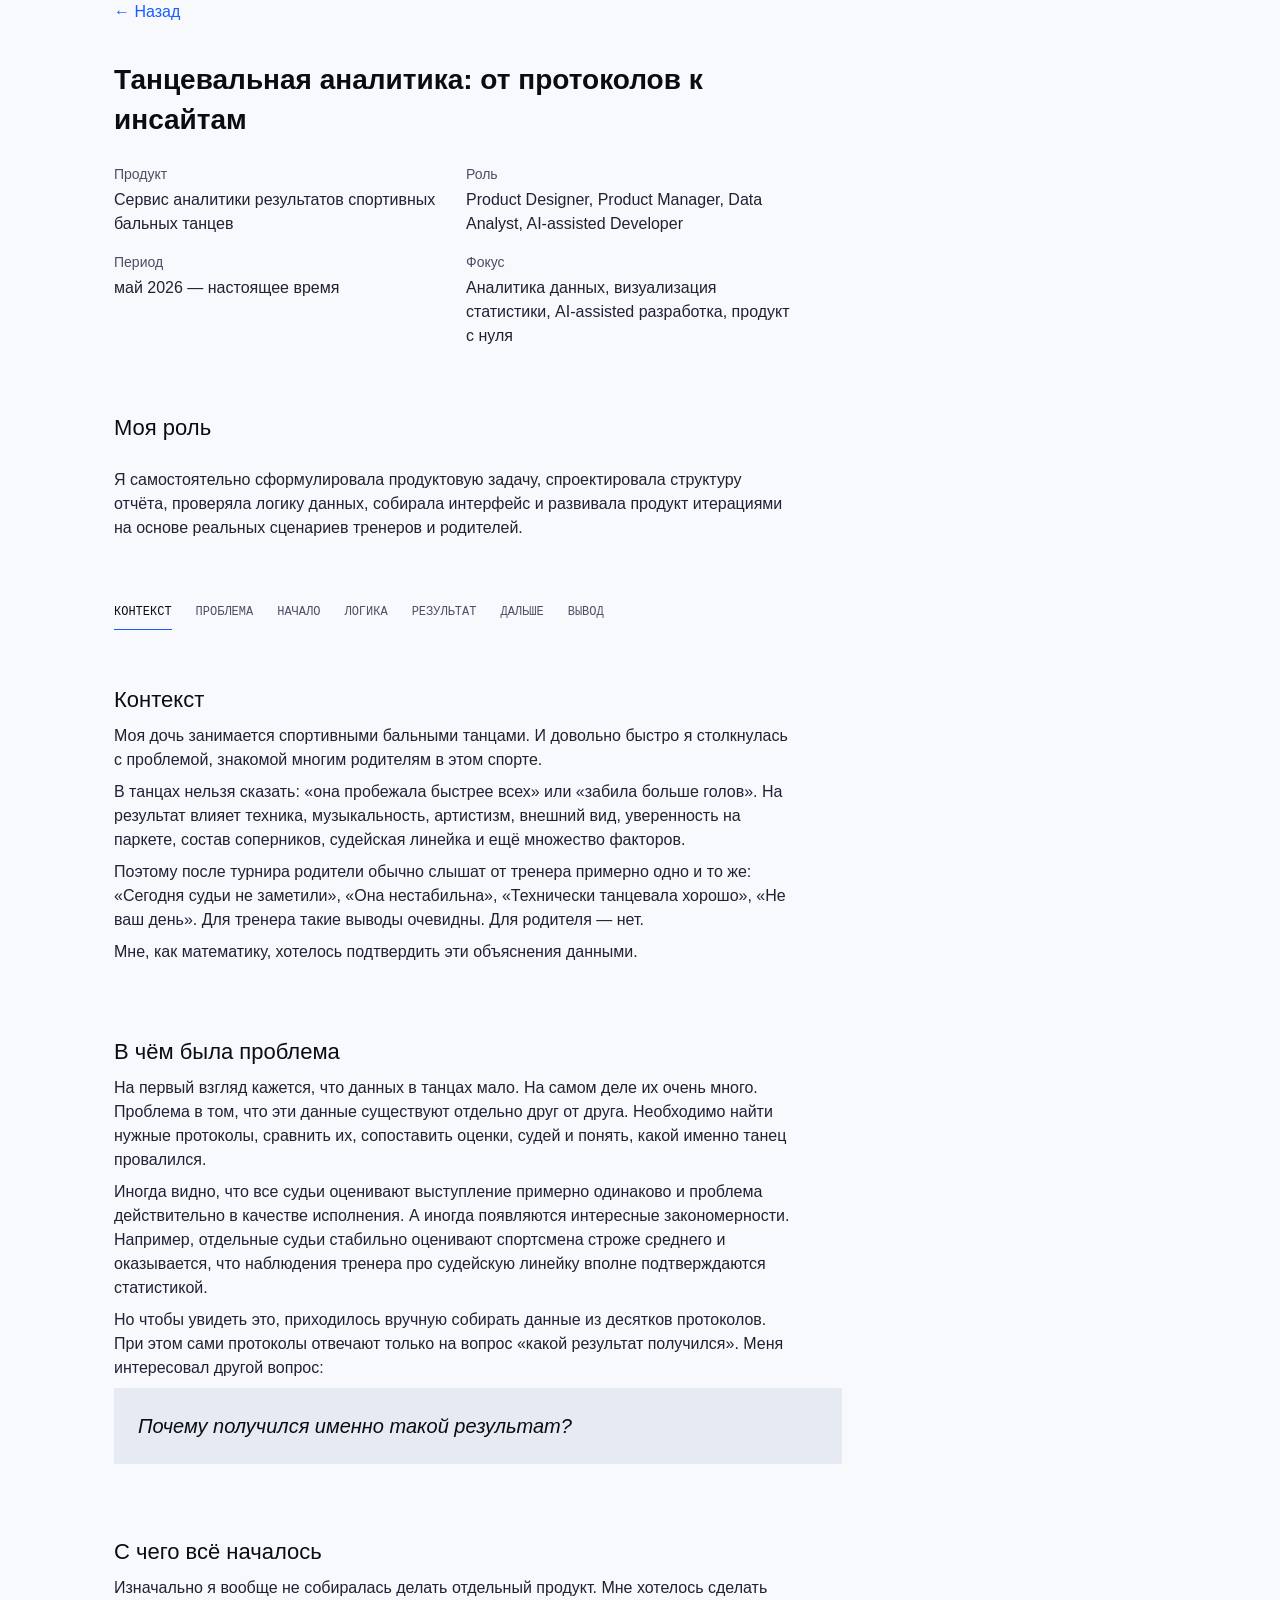
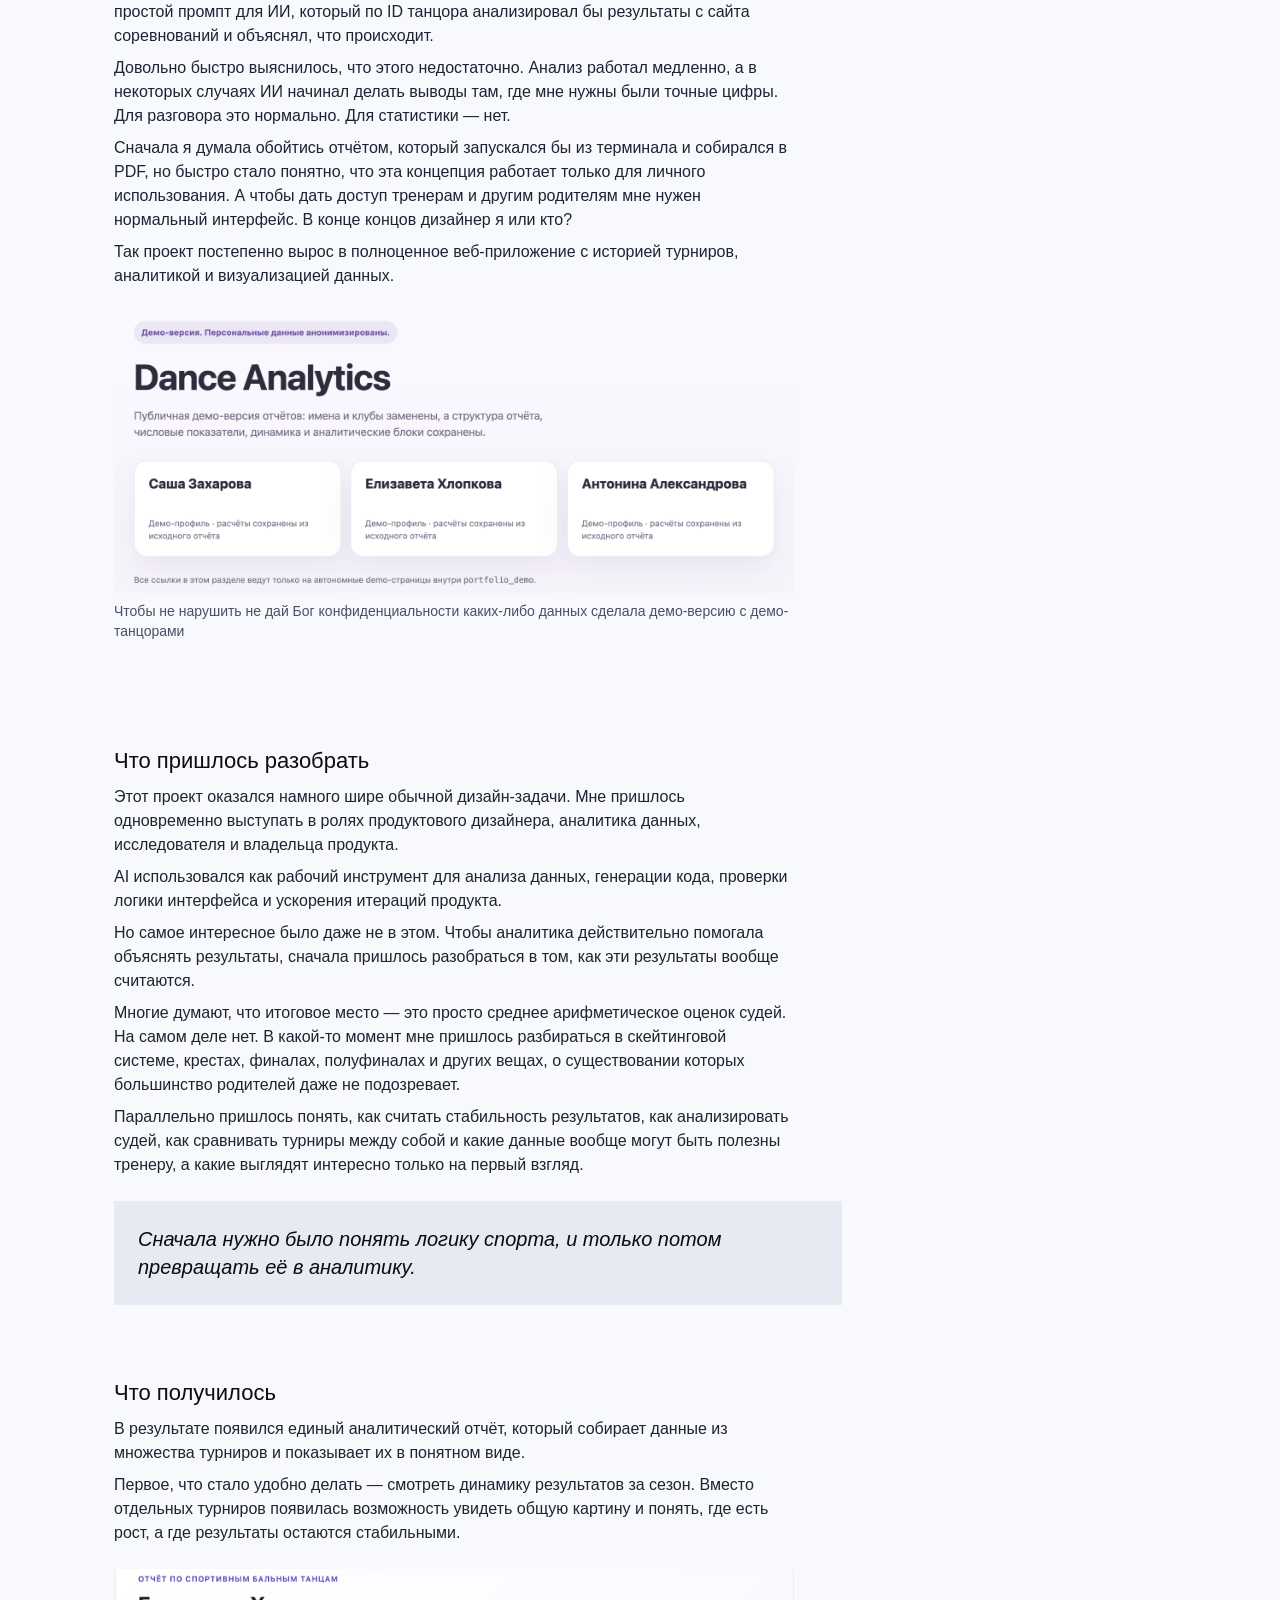
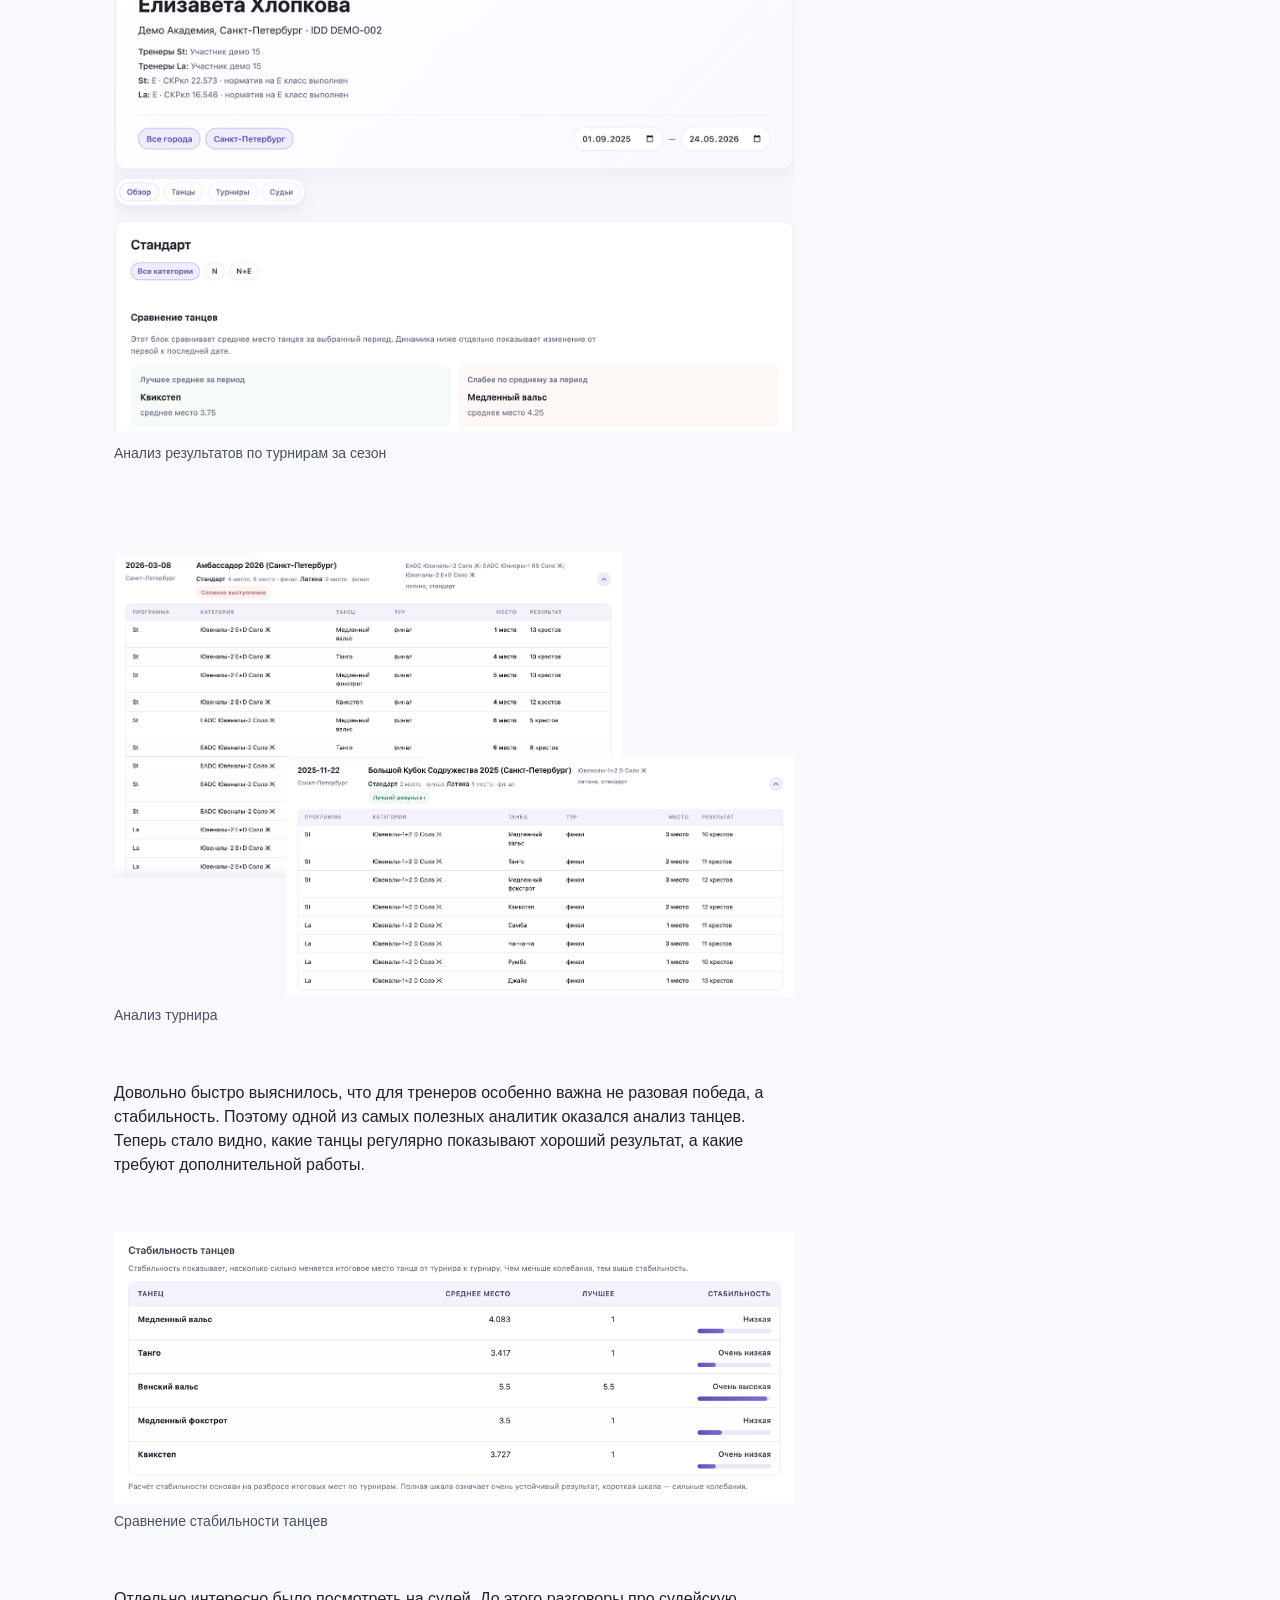
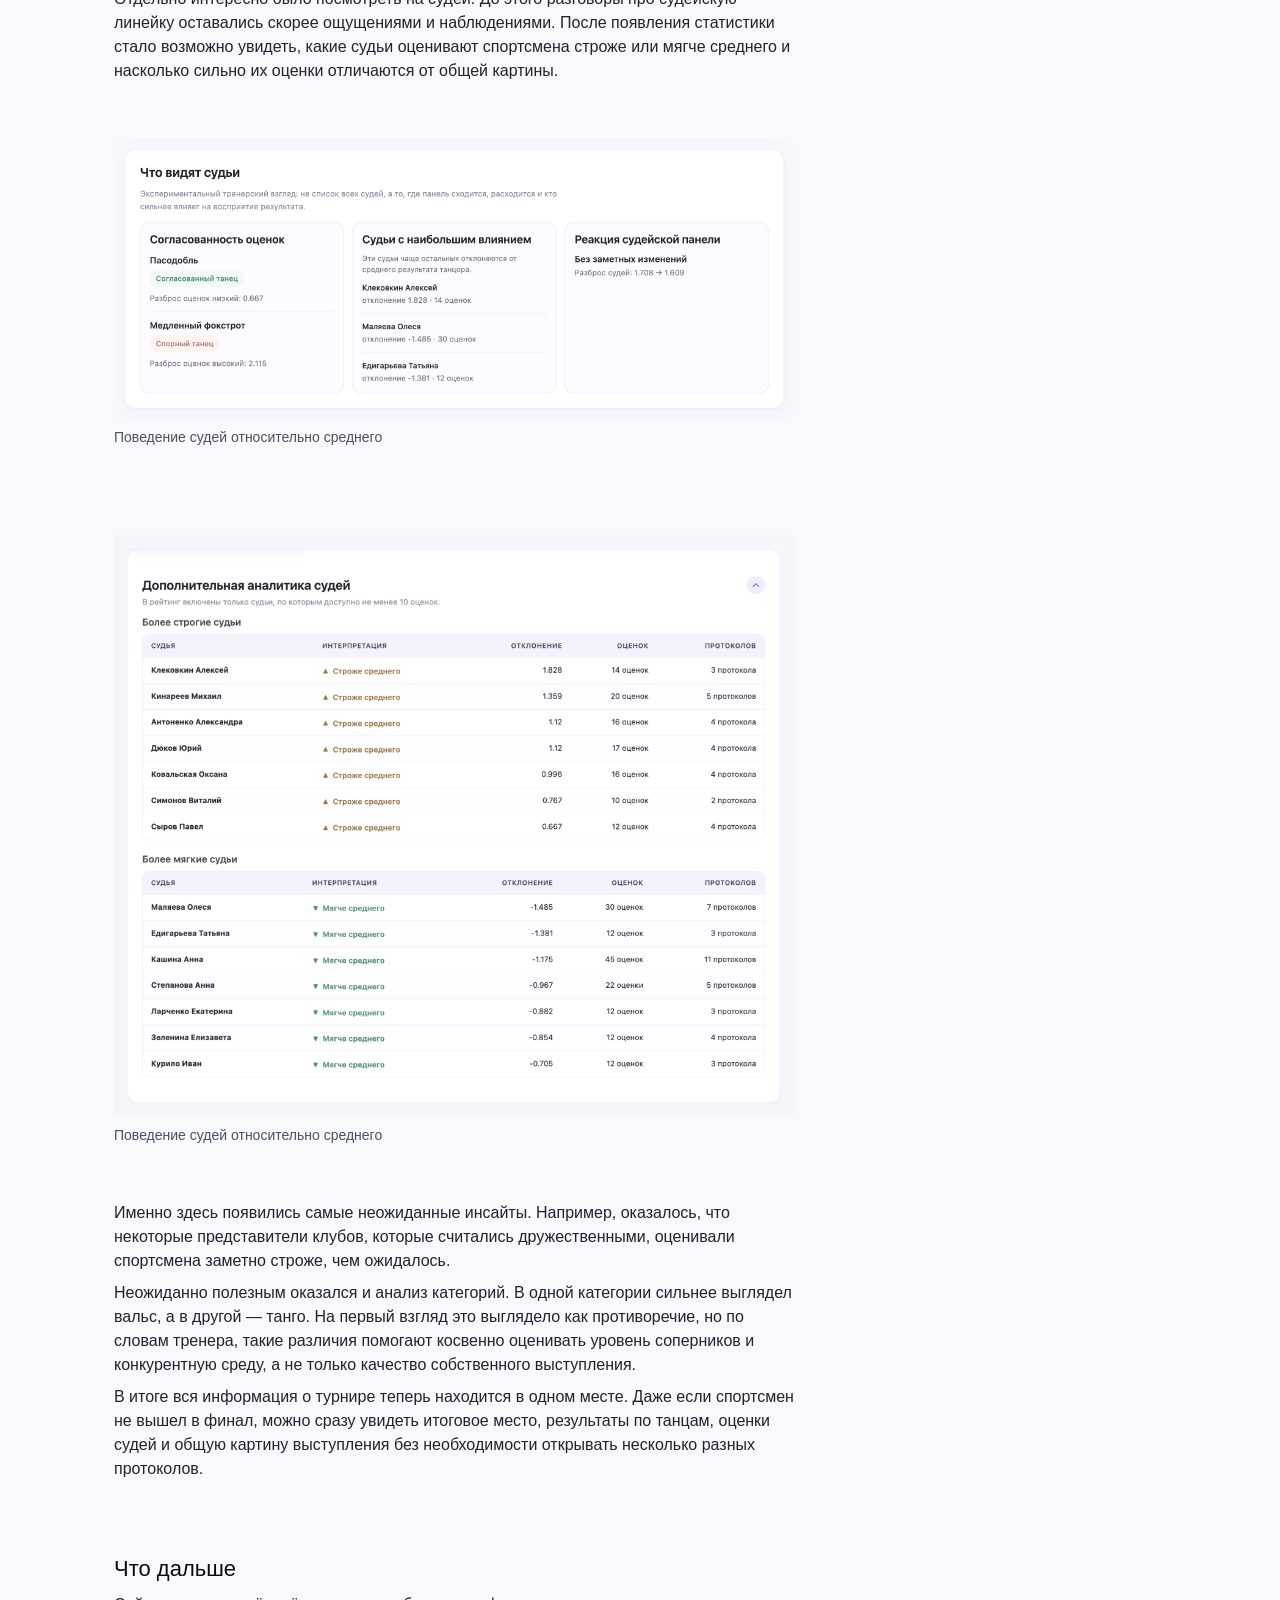
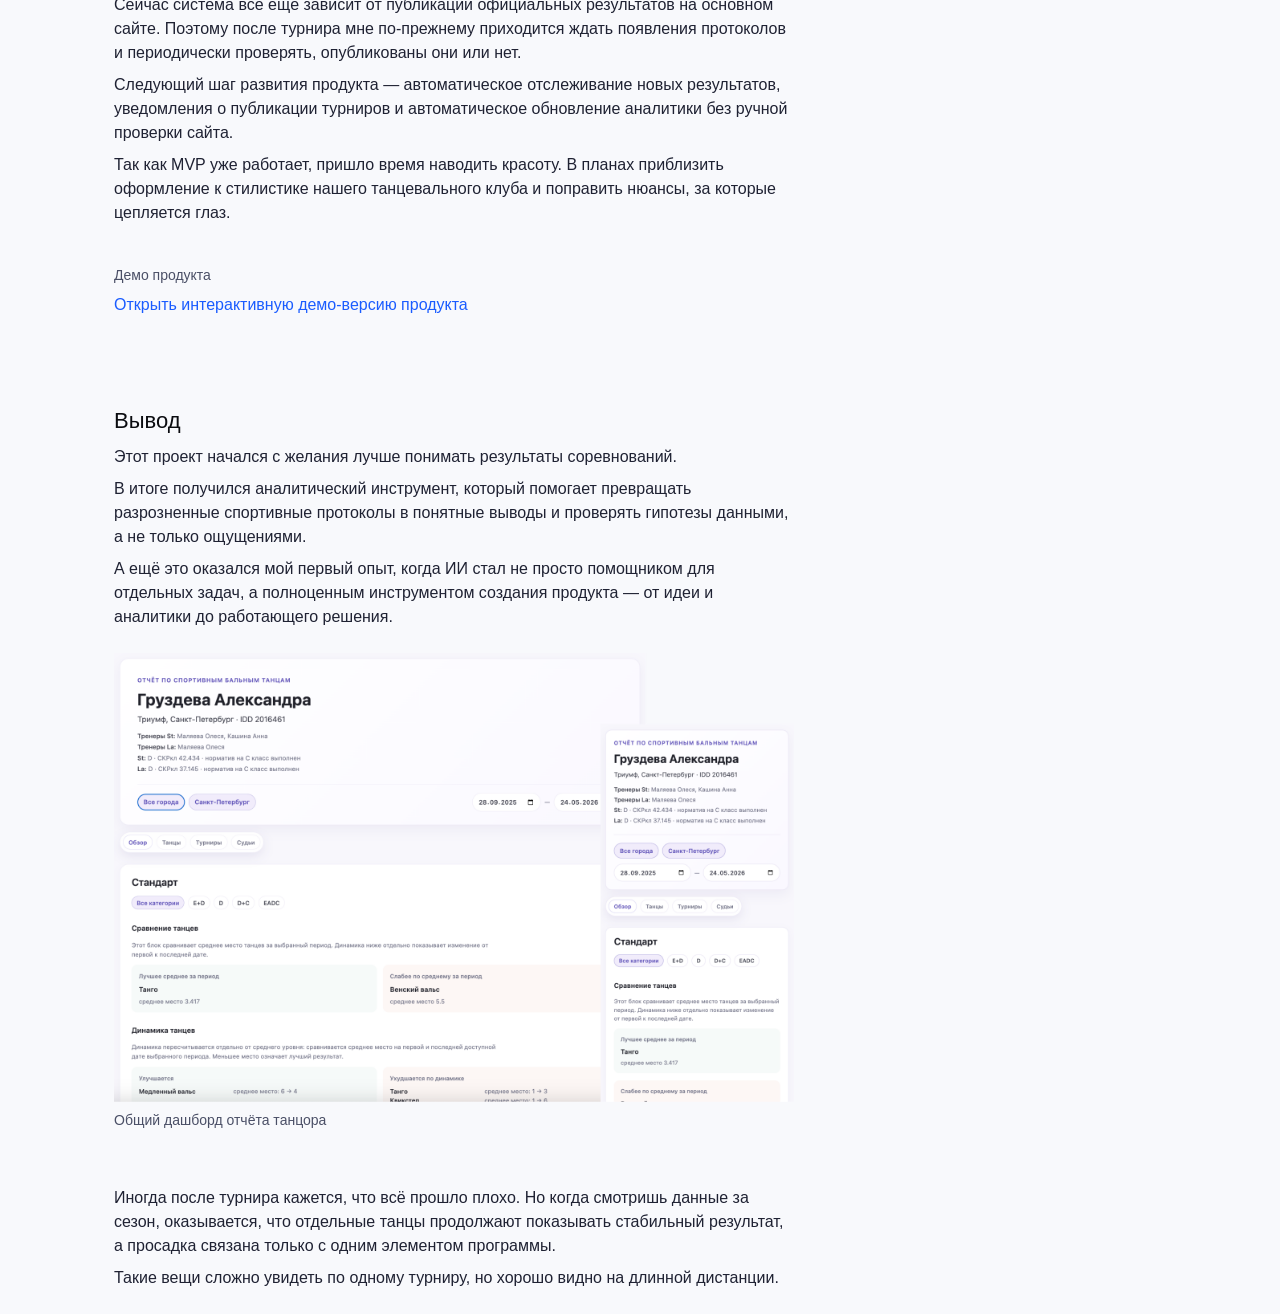
<file: dance-case.html>
<!doctype html>
<html lang="ru">
  <head>
    <meta charset="UTF-8" />
    <meta name="viewport" content="width=device-width, initial-scale=1.0" />
    <title>Танцевальная аналитика — Юлия Груздева</title>
    <link rel="stylesheet" href="./styles.css" />
    <!-- Yandex.Metrika counter -->
<script type="text/javascript">
    (function(m,e,t,r,i,k,a){
        m[i]=m[i]||function(){(m[i].a=m[i].a||[]).push(arguments)};
        m[i].l=1*new Date();
        for (var j = 0; j < document.scripts.length; j++) {if (document.scripts[j].src === r) { return; }}
        k=e.createElement(t),a=e.getElementsByTagName(t)[0],k.async=1,k.src=r,a.parentNode.insertBefore(k,a)
    })(window, document,'script','https://mc.yandex.ru/metrika/tag.js?id=110092596', 'ym');

    ym(110092596, 'init', {ssr:true, webvisor:true, clickmap:true, ecommerce:"dataLayer", referrer: document.referrer, url: location.href, accurateTrackBounce:true, trackLinks:true});
</script>
<noscript><div><img src="https://mc.yandex.ru/watch/110092596" style="position:absolute; left:-9999px;" alt="" /></div></noscript>
<!-- /Yandex.Metrika counter -->
  </head>
  <body>
    <main class="desktop content-container">
      <a class="project-card__link body-strong case-back-link" href="index.html">← Назад</a>
      <article class="case section section--narrow" id="dance">
        <header class="case-hero">
          <h1 class="h2">Танцевальная аналитика: от протоколов к инсайтам</h1>
          <div class="case-meta case-meta--grid">
            <div class="case-meta__item">
              <p class="caption case-meta__label">Продукт</p>
              <p class="body case-meta__value">Сервис аналитики результатов спортивных бальных танцев</p>
            </div>
            <div class="case-meta__item">
              <p class="caption case-meta__label">Роль</p>
              <p class="body case-meta__value">Product Designer, Product Manager, Data Analyst, AI-assisted Developer</p>
            </div>
            <div class="case-meta__item">
              <p class="caption case-meta__label">Период</p>
              <p class="body case-meta__value">май 2026 — настоящее время</p>
            </div>
            <div class="case-meta__item">
              <p class="caption case-meta__label">Фокус</p>
              <p class="body case-meta__value">Аналитика данных, визуализация статистики, AI-assisted разработка, продукт с нуля</p>
            </div>
          </div>
        </header>

        <section class="case-block">
          <h2 class="h3">Моя роль</h2>
          <p class="body">Я самостоятельно сформулировала продуктовую задачу, спроектировала структуру отчёта, проверяла логику данных, собирала интерфейс и развивала продукт итерациями на основе реальных сценариев тренеров и родителей.</p>
        </section>

        <nav class="page-nav" aria-label="Навигация по кейсу">
          <a class="page-nav__link ag-small-code" href="#context">КОНТЕКСТ</a>
          <a class="page-nav__link ag-small-code" href="#problem">ПРОБЛЕМА</a>
          <a class="page-nav__link ag-small-code" href="#start">НАЧАЛО</a>
          <a class="page-nav__link ag-small-code" href="#logic">ЛОГИКА</a>
          <a class="page-nav__link ag-small-code" href="#result">РЕЗУЛЬТАТ</a>
          <a class="page-nav__link ag-small-code" href="#next">ДАЛЬШЕ</a>
          <a class="page-nav__link ag-small-code" href="#conclusion">ВЫВОД</a>
        </nav>

        <section class="case-block" id="context">
          <div class="section-group">
            <h2 class="h3">Контекст</h2>
            <p class="body">Моя дочь занимается спортивными бальными танцами. И довольно быстро я столкнулась с проблемой, знакомой многим родителям в этом спорте.</p>
            <p class="body">В танцах нельзя сказать: «она пробежала быстрее всех» или «забила больше голов». На результат влияет техника, музыкальность, артистизм, внешний вид, уверенность на паркете, состав соперников, судейская линейка и ещё множество факторов.</p>
            <p class="body">Поэтому после турнира родители обычно слышат от тренера примерно одно и то же: «Сегодня судьи не заметили», «Она нестабильна», «Технически танцевала хорошо», «Не ваш день». Для тренера такие выводы очевидны. Для родителя — нет.</p>
            <p class="body">Мне, как математику, хотелось подтвердить эти объяснения данными.</p>
          </div>
        </section>

        <section class="case-block" id="problem">
          <div class="section-group">
            <h2 class="h3">В чём была проблема</h2>
            <p class="body">На первый взгляд кажется, что данных в танцах мало. На самом деле их очень много. Проблема в том, что эти данные существуют отдельно друг от друга. Необходимо найти нужные протоколы, сравнить их, сопоставить оценки, судей и понять, какой именно танец провалился. </p>
            <p class="body">Иногда видно, что все судьи оценивают выступление примерно одинаково и проблема действительно в качестве исполнения. А иногда появляются интересные закономерности. Например, отдельные судьи стабильно оценивают спортсмена строже среднего и оказывается, что наблюдения тренера про судейскую линейку вполне подтверждаются статистикой.</p>
            <p class="body">Но чтобы увидеть это, приходилось вручную собирать данные из десятков протоколов. При этом сами протоколы отвечают только на вопрос «какой результат получился». Меня интересовал другой вопрос:</p>
          <blockquote class="quote">Почему получился именно такой результат?</blockquote>
          </div>
        </section>

        <section class="case-block" id="start">
          <div class="section-group">
            <h2 class="h3">С чего всё началось</h2>
            <p class="body">Изначально я вообще не собиралась делать отдельный продукт. Мне хотелось сделать простой промпт для ИИ, который по ID танцора анализировал бы результаты с сайта соревнований и объяснял, что происходит.</p>
            <p class="body">Довольно быстро выяснилось, что этого недостаточно. Анализ работал медленно, а в некоторых случаях ИИ начинал делать выводы там, где мне нужны были точные цифры. Для разговора это нормально. Для статистики — нет.</p>
            <p class="body">Сначала я думала обойтись отчётом, который запускался бы из терминала и собирался в PDF, но быстро стало понятно, что эта концепция работает только для личного использования. А чтобы дать доступ тренерам и другим родителям мне нужен нормальный интерфейс. В конце концов дизайнер я или кто?</p>
            <p class="body">Так проект постепенно вырос в полноценное веб-приложение с историей турниров, аналитикой и визуализацией данных.</p>
          </div>
          <figure class="case-figure case-figure--shadow">
            <div class="image-wrapper">
              <img src="assets/dance/Demo.png" alt="" />
            </div>
            <figcaption class="caption">Чтобы не нарушить не дай Бог конфиденциальности каких-либо данных сделала демо-версию с демо-танцорами</figcaption>
          </figure>
        </section>

        <section class="case-block" id="logic">
          <div class="section-group">
            <h2 class="h3">Что пришлось разобрать</h2>
            <p class="body">Этот проект оказался намного шире обычной дизайн-задачи. Мне пришлось одновременно выступать в ролях продуктового дизайнера, аналитика данных, исследователя и владельца продукта.</p>
            <p class="body">AI использовался как рабочий инструмент для анализа данных, генерации кода, проверки логики интерфейса и ускорения итераций продукта.</p>
            <p class="body">Но самое интересное было даже не в этом. Чтобы аналитика действительно помогала объяснять результаты, сначала пришлось разобраться в том, как эти результаты вообще считаются.</p>
            <p class="body">Многие думают, что итоговое место — это просто среднее арифметическое оценок судей. На самом деле нет. В какой-то момент мне пришлось разбираться в скейтинговой системе, крестах, финалах, полуфиналах и других вещах, о существовании которых большинство родителей даже не подозревает.</p>
            <p class="body">Параллельно пришлось понять, как считать стабильность результатов, как анализировать судей, как сравнивать турниры между собой и какие данные вообще могут быть полезны тренеру, а какие выглядят интересно только на первый взгляд.</p>
          </div>
          <blockquote class="quote">Сначала нужно было понять логику спорта, и только потом превращать её в аналитику.</blockquote>
        </section>

        <section class="case-block" id="result">
          <div class="section-group">
            <h2 class="h3">Что получилось</h2>
            <p class="body">В результате появился единый аналитический отчёт, который собирает данные из множества турниров и показывает их в понятном виде.</p>
            <p class="body">Первое, что стало удобно делать — смотреть динамику результатов за сезон. Вместо отдельных турниров появилась возможность увидеть общую картину и понять, где есть рост, а где результаты остаются стабильными.</p>
          </div>
          <figure class="case-figure case-figure--shadow">
            <div class="image-wrapper">
              <img src="assets/dance/results/dance-dynamics.jpg" alt="" />
            </div>
            <figcaption class="caption">Анализ результатов по турнирам за сезон</figcaption>
          </figure>
           <figure class="case-figure case-figure--shadow">
            <div class="image-wrapper">
              <img src="assets/dance/result.png" alt="" />
            </div>
            <figcaption class="caption">Анализ турнира</figcaption>
          </figure>
          <div class="section-group">
            <p class="body">Довольно быстро выяснилось, что для тренеров особенно важна не разовая победа, а стабильность. Поэтому одной из самых полезных аналитик оказался анализ танцев. Теперь стало видно, какие танцы регулярно показывают хороший результат, а какие требуют дополнительной работы.</p>
          </div>
          <figure class="case-figure case-figure--shadow">
            <div class="image-wrapper">
              <img src="assets/dance/process/dance-analysis.jpg" alt="" />
            </div>
            <figcaption class="caption">Сравнение стабильности танцев</figcaption>
          </figure>
          
          <div class="section-group">
            <p class="body">Отдельно интересно было посмотреть на судей. До этого разговоры про судейскую линейку оставались скорее ощущениями и наблюдениями. После появления статистики стало возможно увидеть, какие судьи оценивают спортсмена строже или мягче среднего и насколько сильно их оценки отличаются от общей картины.</p>
          </div>
          <figure class="case-figure case-figure--shadow">
            <div class="image-wrapper">
              <img src="assets/dance/process/judge1.png" alt="" />
            </div>
            <figcaption class="caption">Поведение судей относительно среднего</figcaption>
          </figure>
          <figure class="case-figure case-figure--shadow">
            <div class="image-wrapper">
              <img src="assets/dance/process/judge2.png" alt="" />
            </div>
            <figcaption class="caption">Поведение судей относительно среднего</figcaption>
          </figure>
          <div class="section-group">
            <p class="body">Именно здесь появились самые неожиданные инсайты. Например, оказалось, что некоторые представители клубов, которые считались дружественными, оценивали спортсмена заметно строже, чем ожидалось.</p>
            <p class="body">Неожиданно полезным оказался и анализ категорий. В одной категории сильнее выглядел вальс, а в другой — танго. На первый взгляд это выглядело как противоречие, но по словам тренера, такие различия помогают косвенно оценивать уровень соперников и конкурентную среду, а не только качество собственного выступления.</p>
            <p class="body">В итоге вся информация о турнире теперь находится в одном месте. Даже если спортсмен не вышел в финал, можно сразу увидеть итоговое место, результаты по танцам, оценки судей и общую картину выступления без необходимости открывать несколько разных протоколов.</p>
          </div>
        </section>

        <section class="case-block" id="next">
          <div class="section-group">
            <h2 class="h3">Что дальше</h2>
            <p class="body">Сейчас система всё ещё зависит от публикации официальных результатов на основном сайте. Поэтому после турнира мне по-прежнему приходится ждать появления протоколов и периодически проверять, опубликованы они или нет.</p>
            <p class="body">Следующий шаг развития продукта — автоматическое отслеживание новых результатов, уведомления о публикации турниров и автоматическое обновление аналитики без ручной проверки сайта.</p>
            <p class="body">Так как MVP уже работает, пришло время наводить красоту. В планах приблизить оформление к стилистике нашего танцевального клуба и поправить нюансы, за которые цепляется глаз.</p>

          </div>
          <div class="case-demo">
            <p class="caption">Демо продукта</p>
            <a class="project-card__link body-strong" href="https://julia-briukva.github.io/Dance-analytics/portfolio_demo/" target="_blank" rel="noopener">Открыть интерактивную демо-версию продукта</a>
          </div>
        </section>

        <section class="case-block" id="conclusion">
          <div class="section-group">
            <h2 class="h3">Вывод</h2>
            <p class="body">Этот проект начался с желания лучше понимать результаты соревнований.</p>
            <p class="body">В итоге получился аналитический инструмент, который помогает превращать разрозненные спортивные протоколы в понятные выводы и проверять гипотезы данными, а не только ощущениями.</p>
            <p class="body">А ещё это оказался мой первый опыт, когда ИИ стал не просто помощником для отдельных задач, а полноценным инструментом создания продукта — от идеи и аналитики до работающего решения.</p>
          </div>
          <figure class="case-figure case-figure--shadow">
            <div class="image-wrapper">
              <img src="assets/dance/results/dance-dashboard.jpg" alt="" />
            </div>
            <figcaption class="caption">Общий дашборд отчёта танцора</figcaption>
          </figure>
          <div class="section-group">
            <p class="body">Иногда после турнира кажется, что всё прошло плохо. Но когда смотришь данные за сезон, оказывается, что отдельные танцы продолжают показывать стабильный результат, а просадка связана только с одним элементом программы.</p>
            <p class="body">Такие вещи сложно увидеть по одному турниру, но хорошо видно на длинной дистанции.</p>
          </div>
        </section>
      </article>
    </main>
    <script src="./scroll.js" defer></script>
  </body>
</html>
</file>
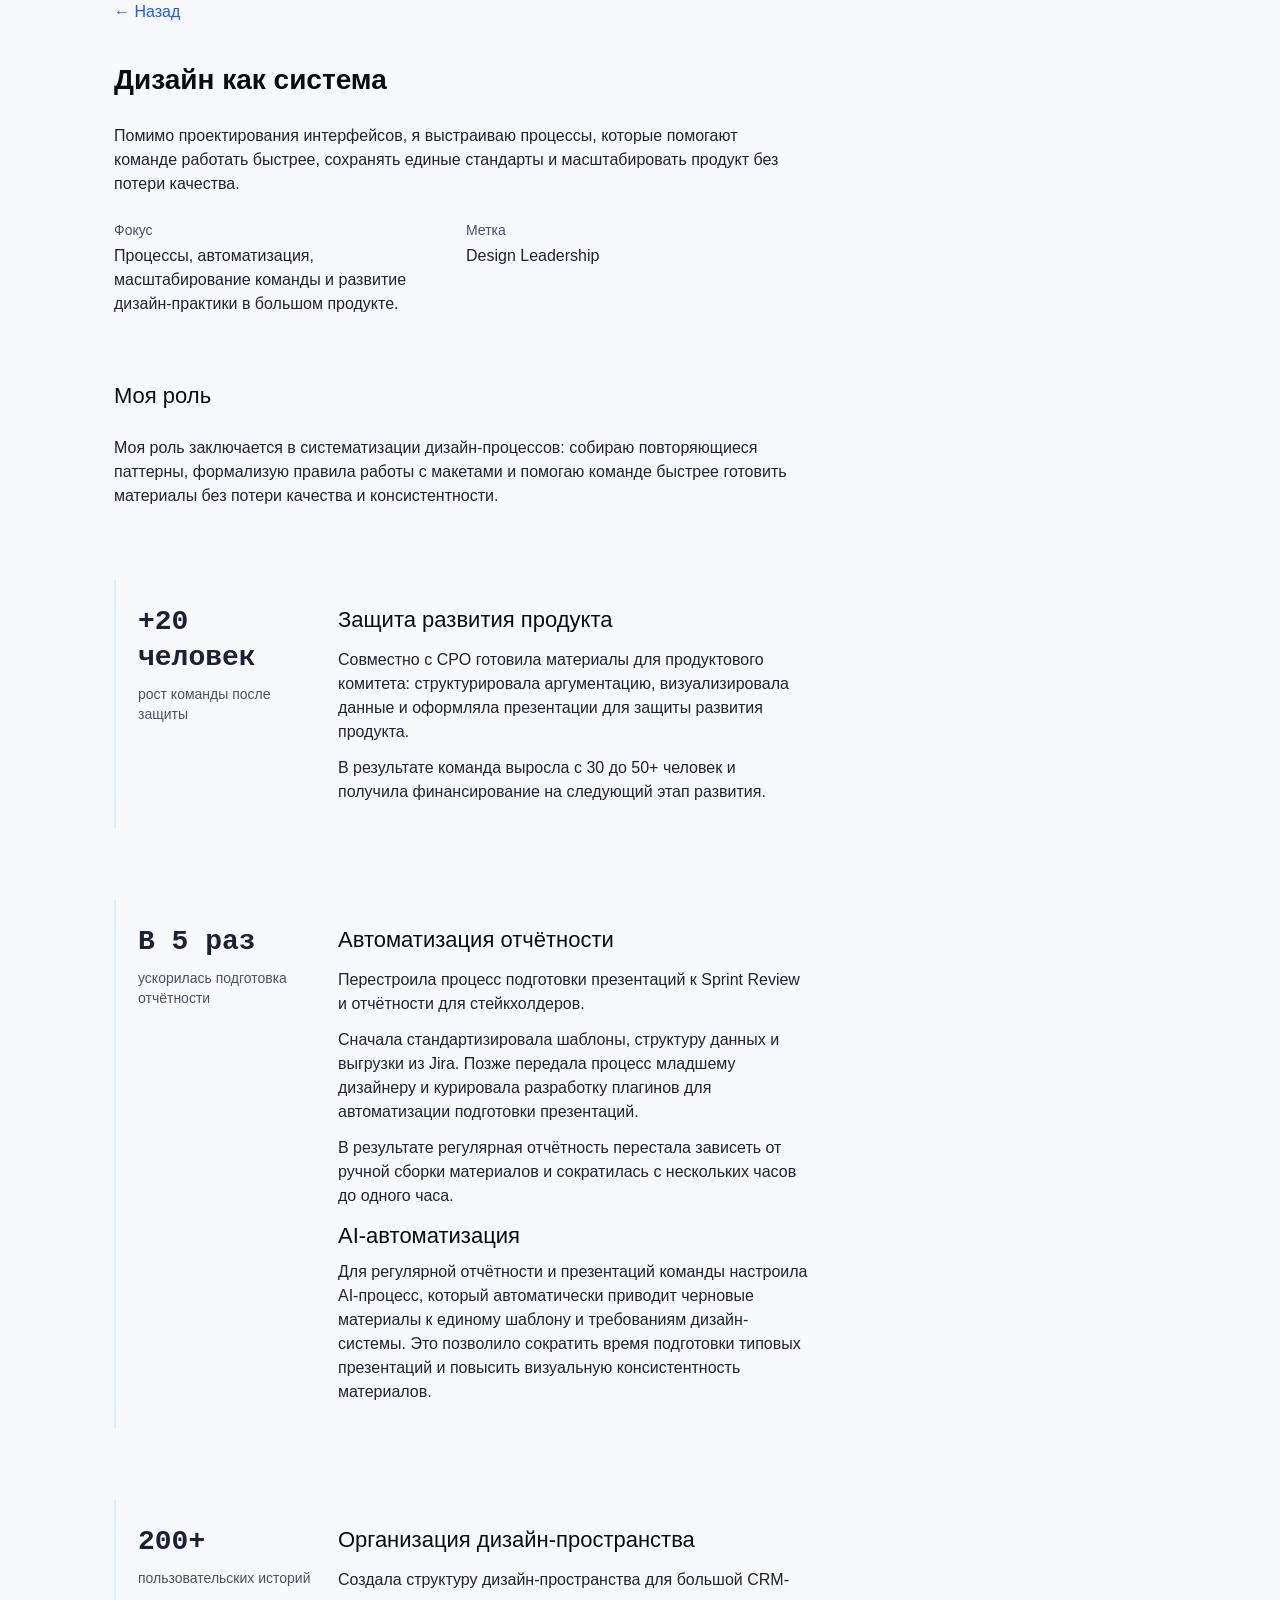
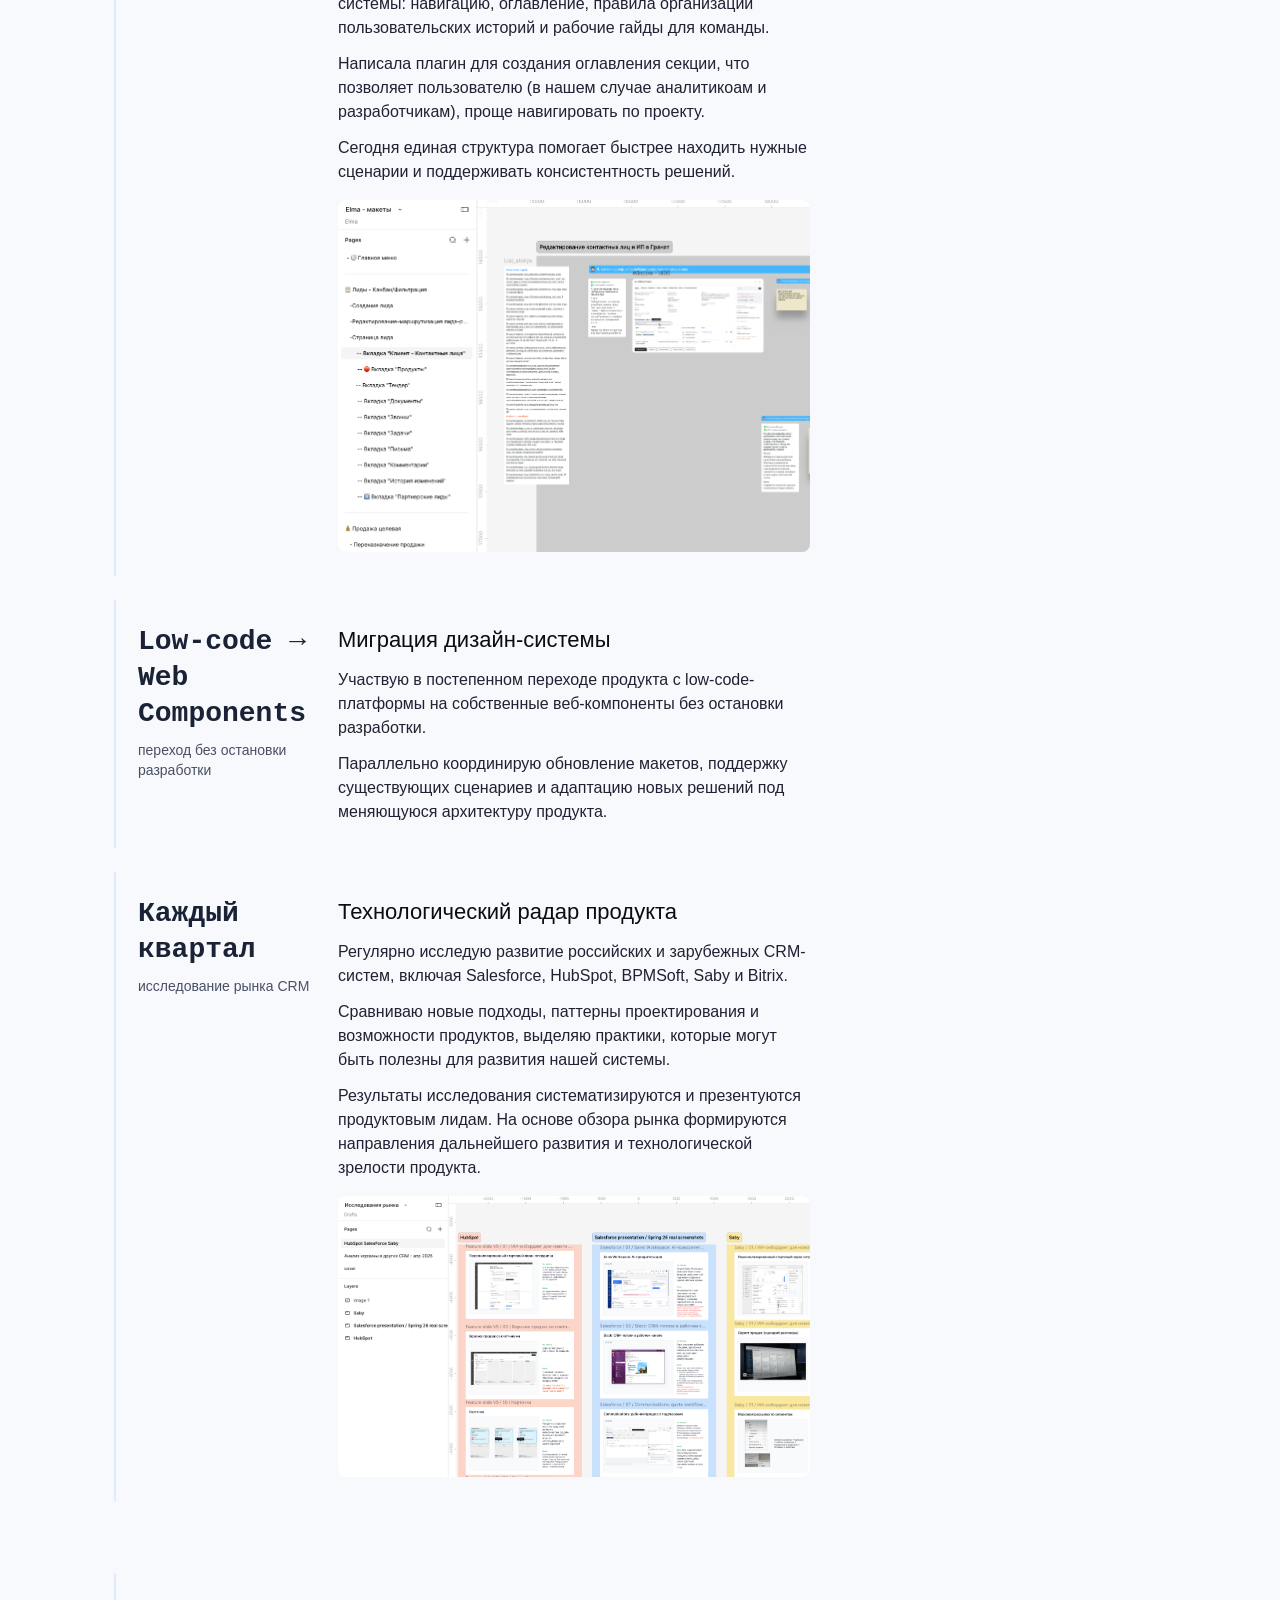
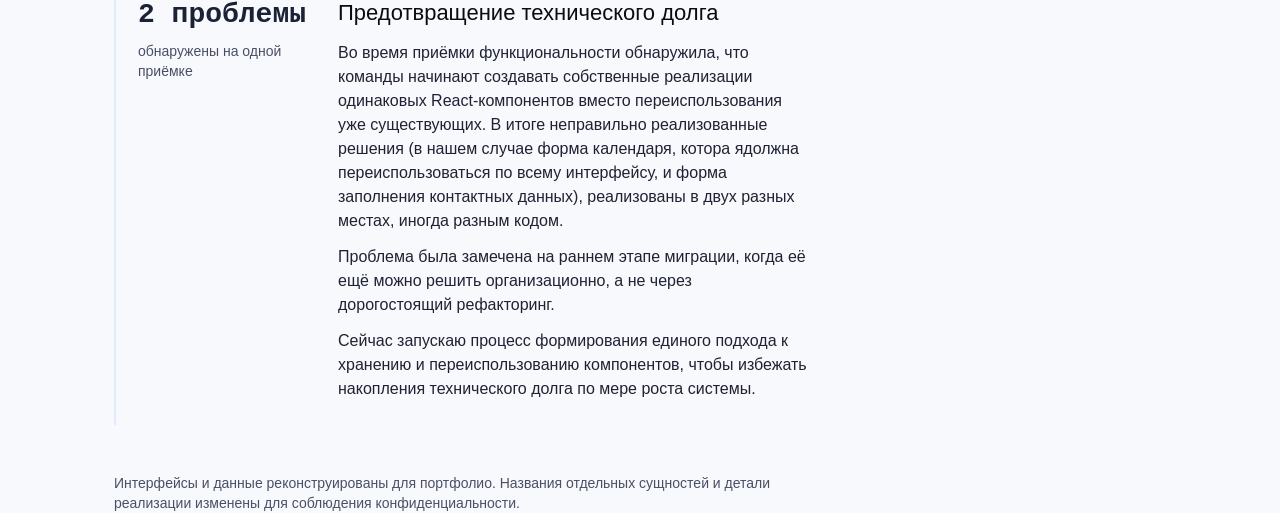
<file: design-system.html>
<!doctype html>
<html lang="ru">
  <head>
    <meta charset="UTF-8" />
    <meta name="viewport" content="width=device-width, initial-scale=1.0" />
    <title>Дизайн как система — Юлия Груздева</title>
    <link rel="stylesheet" href="./styles.css" />
    <!-- Yandex.Metrika counter -->
    <script type="text/javascript">
        (function(m,e,t,r,i,k,a){
            m[i]=m[i]||function(){(m[i].a=m[i].a||[]).push(arguments)};
            m[i].l=1*new Date();
            for (var j = 0; j < document.scripts.length; j++) {if (document.scripts[j].src === r) { return; }}
            k=e.createElement(t),a=e.getElementsByTagName(t)[0],k.async=1,k.src=r,a.parentNode.insertBefore(k,a)
        })(window, document,'script','https://mc.yandex.ru/metrika/tag.js?id=110092596', 'ym');

        ym(110092596, 'init', {ssr:true, webvisor:true, clickmap:true, ecommerce:"dataLayer", referrer: document.referrer, url: location.href, accurateTrackBounce:true, trackLinks:true});
    </script>
    <noscript><div><img src="https://mc.yandex.ru/watch/110092596" style="position:absolute; left:-9999px;" alt="" /></div></noscript>
    <!-- /Yandex.Metrika counter -->
  </head>
  <body>
    <main class="desktop content-container">
      <a class="project-card__link body-strong case-back-link" href="index.html">← Назад</a>
      <article class="case section section--narrow" id="design-system">
        <header class="case-hero">
          <h1 class="h2">Дизайн как система</h1>
          <p class="body">Помимо проектирования интерфейсов, я выстраиваю процессы, которые помогают команде работать быстрее, сохранять единые стандарты и масштабировать продукт без потери качества.</p>
          <div class="case-meta case-meta--grid">
            <div class="case-meta__item">
              <p class="caption case-meta__label">Фокус</p>
              <p class="body case-meta__value">Процессы, автоматизация, масштабирование команды и развитие дизайн-практики в большом продукте.</p>
            </div>
            <div class="case-meta__item">
              <p class="caption case-meta__label">Метка</p>
              <p class="body case-meta__value">Design Leadership</p>
            </div>
          </div>
        </header>

        <section class="case-block">
          <h2 class="h3">Моя роль</h2>
          <p class="body">Моя роль заключается в систематизации дизайн-процессов: собираю повторяющиеся паттерны, формализую правила работы с макетами и помогаю команде быстрее готовить материалы без потери качества и консистентности.</p>
        </section>

        <section class="case-block" id="context">
          <div class="system-list">
            <article class="project-card system-item">
              <div class="system-item__metric">
                <span class="system-item__metric-value">+20 человек</span>
                <span class="caption system-item__metric-label">рост команды после защиты</span>
              </div>
              <div class="project-card__trigger system-item__content">
                <h2 class="h3">Защита развития продукта</h2>
                <p class="body">
                  Совместно с CPO готовила материалы для продуктового комитета: структурировала аргументацию, визуализировала данные и оформляла презентации для защиты развития продукта.
                </p>
                <p class="body">
                  В результате команда выросла с 30 до 50+ человек и получила финансирование на следующий этап развития.
                </p>
              </div>
            </article>
          </div>
        </section>

        <section class="case-block" id="tasks">
          <div class="system-list">
            <article class="project-card system-item">
              <div class="system-item__metric">
                <span class="system-item__metric-value">В 5 раз</span>
                <span class="caption system-item__metric-label">ускорилась подготовка отчётности</span>
              </div>
              <div class="project-card__trigger system-item__content">
                <h2 class="h3">Автоматизация отчётности</h2>
                <p class="body">
                  Перестроила процесс подготовки презентаций к Sprint Review и отчётности для стейкхолдеров.
                </p>
                <p class="body">
                  Сначала стандартизировала шаблоны, структуру данных и выгрузки из Jira. Позже передала процесс младшему дизайнеру и курировала разработку плагинов для автоматизации подготовки презентаций.
                </p>
                <p class="body">
                  В результате регулярная отчётность перестала зависеть от ручной сборки материалов и сократилась с нескольких часов до одного часа.
                </p>
                <div class="section-group">
                  <h3 class="h3">AI-автоматизация</h3>
                  <p class="body">
                    Для регулярной отчётности и презентаций команды настроила AI-процесс, который автоматически приводит черновые материалы к единому шаблону и требованиям дизайн-системы. Это позволило сократить время подготовки типовых презентаций и повысить визуальную консистентность материалов.
                  </p>
                </div>
              </div>
            </article>
          </div>
        </section>

        <section class="case-block" id="solutions">
          <div class="system-list">
            <article class="project-card system-item">
              <div class="system-item__metric">
                <span class="system-item__metric-value">200+</span>
                <span class="caption system-item__metric-label">пользовательских историй</span>
              </div>
              <div class="project-card__trigger system-item__content">
                <h2 class="h3">Организация дизайн-пространства</h2>
                <p class="body">
                  Создала структуру дизайн-пространства для большой CRM-системы: навигацию, оглавление, правила организации пользовательских историй и рабочие гайды для команды.
                </p>
                <p class="body">
                  Написала плагин для создания оглавления секции, что позволяет пользователю (в нашем случае аналитикоам и разработчикам), проще навигировать по проекту.
                </p>
                <p class="body">
                  Сегодня единая структура помогает быстрее находить нужные сценарии и поддерживать консистентность решений.
                </p>
                <figure class="system-item__figure">
                  <img src="assets/images/figma.png" alt="Структура дизайн-пространства в Figma" />
                </figure>
              </div>
            </article>

            <article class="project-card system-item">
              <div class="system-item__metric">
                <span class="system-item__metric-value">Low-code → Web Components</span>
                <span class="caption system-item__metric-label">переход без остановки разработки</span>
              </div>
              <div class="project-card__trigger system-item__content">
                <h2 class="h3">Миграция дизайн-системы</h2>
                <p class="body">
                  Участвую в постепенном переходе продукта с low-code-платформы на собственные веб-компоненты без остановки разработки.
                </p>
                <p class="body">
                  Параллельно координирую обновление макетов, поддержку существующих сценариев и адаптацию новых решений под меняющуюся архитектуру продукта.
                </p>
              </div>
            </article>

            <article class="project-card system-item">
              <div class="system-item__metric">
                <span class="system-item__metric-value">Каждый квартал</span>
                <span class="caption system-item__metric-label">исследование рынка CRM</span>
              </div>
              <div class="project-card__trigger system-item__content">
                <h2 class="h3">Технологический радар продукта</h2>
                <p class="body">
                  Регулярно исследую развитие российских и зарубежных CRM-систем, включая Salesforce, HubSpot, BPMSoft, Saby и Bitrix.
                </p>
                <p class="body">
                  Сравниваю новые подходы, паттерны проектирования и возможности продуктов, выделяю практики, которые могут быть полезны для развития нашей системы.
                </p>
                <p class="body">
                  Результаты исследования систематизируются и презентуются продуктовым лидам. На основе обзора рынка формируются направления дальнейшего развития и технологической зрелости продукта.
                </p>
                <figure class="system-item__figure">
                  <img src="assets/images/research.png" alt="Технологический радар продукта" />
                </figure>
              </div>
            </article>
          </div>
        </section>

        <section class="case-block" id="result">
          <div class="system-list">
            <article class="project-card system-item">
              <div class="system-item__metric">
                <span class="system-item__metric-value">2 проблемы</span>
                <span class="caption system-item__metric-label">обнаружены на одной приёмке</span>
              </div>
              <div class="project-card__trigger system-item__content">
                <h2 class="h3">Предотвращение технического долга</h2>
                <p class="body">
                  Во время приёмки функциональности обнаружила, что команды начинают создавать собственные реализации одинаковых React-компонентов вместо переиспользования уже существующих. В итоге неправильно реализованные решения (в нашем случае форма календаря, котора ядолжна переиспользоваться по всему интерфейсу, и форма заполнения контактных данных), реализованы в двух разных местах, иногда разным кодом.
                </p>
                <p class="body">
                  Проблема была замечена на раннем этапе миграции, когда её ещё можно решить организационно, а не через дорогостоящий рефакторинг.
                </p>
                <p class="body">
                  Сейчас запускаю процесс формирования единого подхода к хранению и переиспользованию компонентов, чтобы избежать накопления технического долга по мере роста системы.
                </p>
              </div>
            </article>
          </div>
        </section>
        <p class="caption">Интерфейсы и данные реконструированы для портфолио. Названия отдельных сущностей и детали реализации изменены для соблюдения конфиденциальности.</p>
      </article>
    </main>
    <script src="./scroll.js" defer></script>
  </body>
</html>
</file>
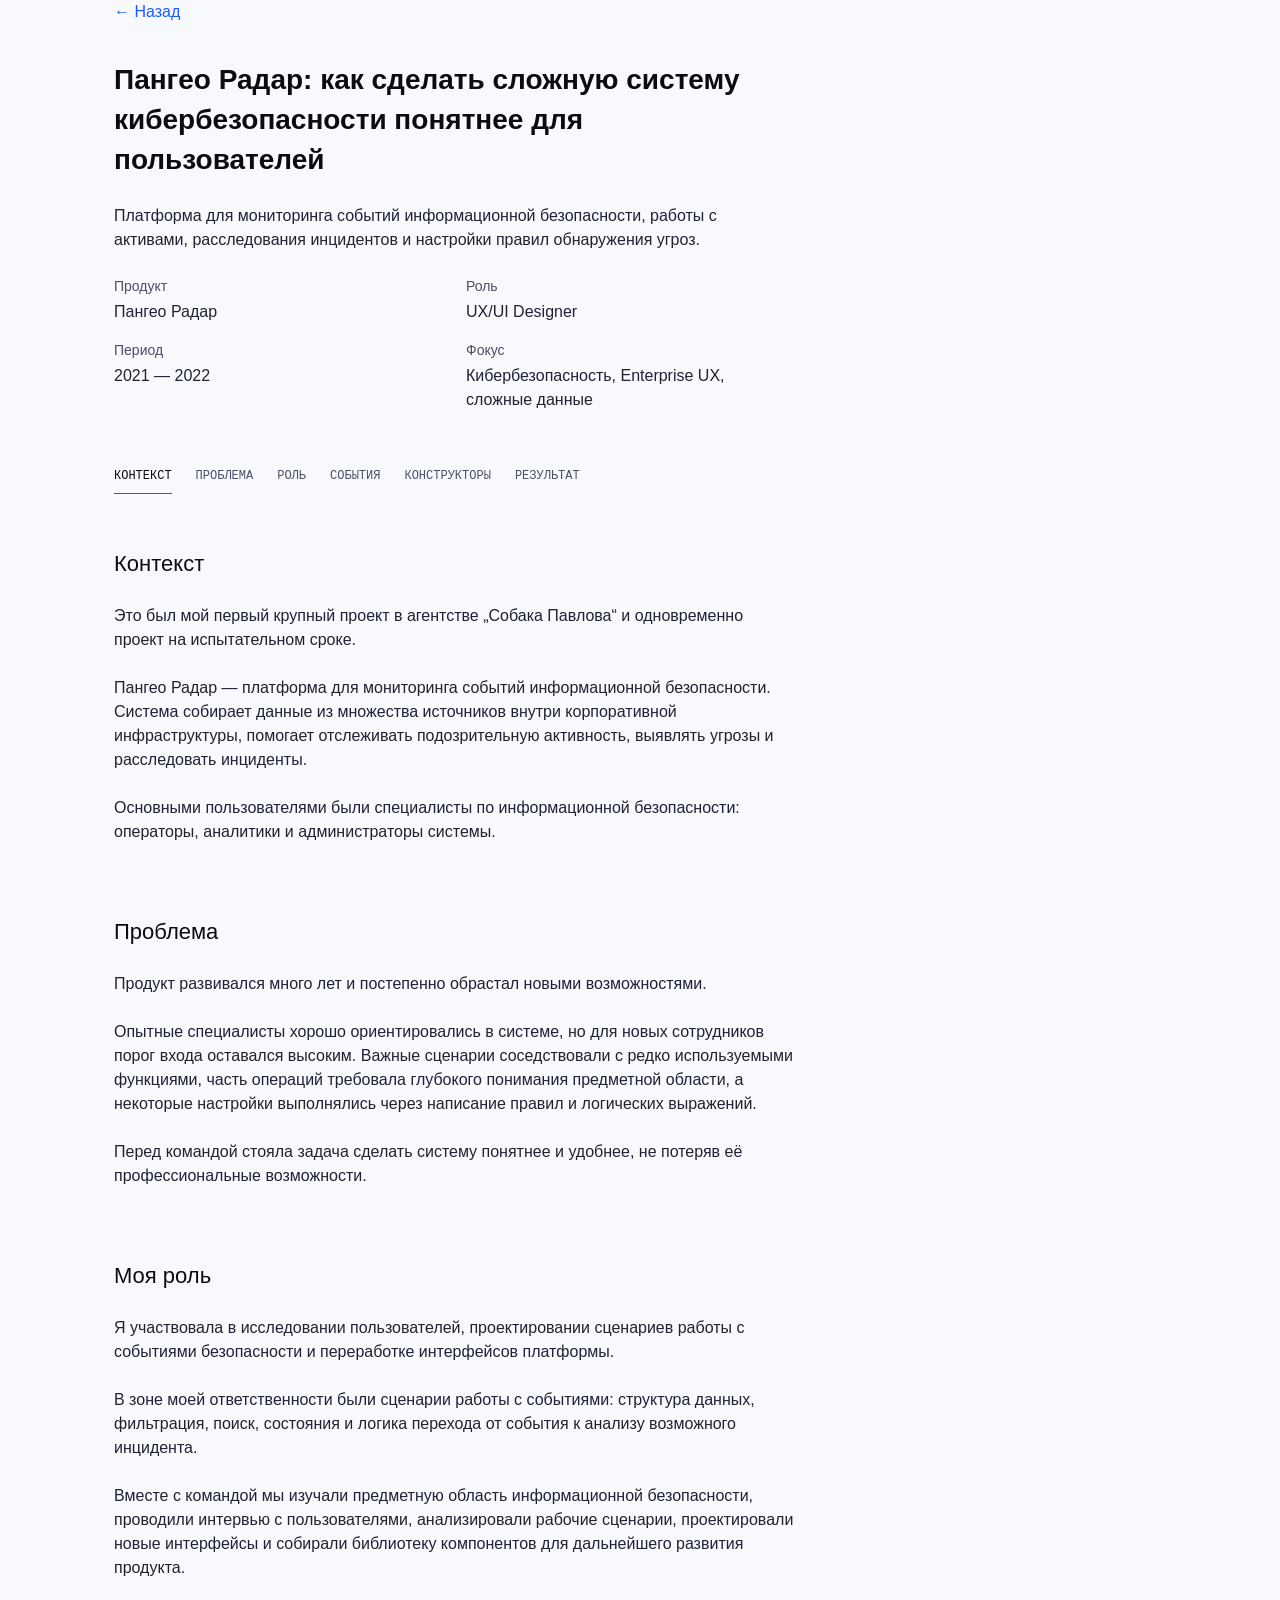
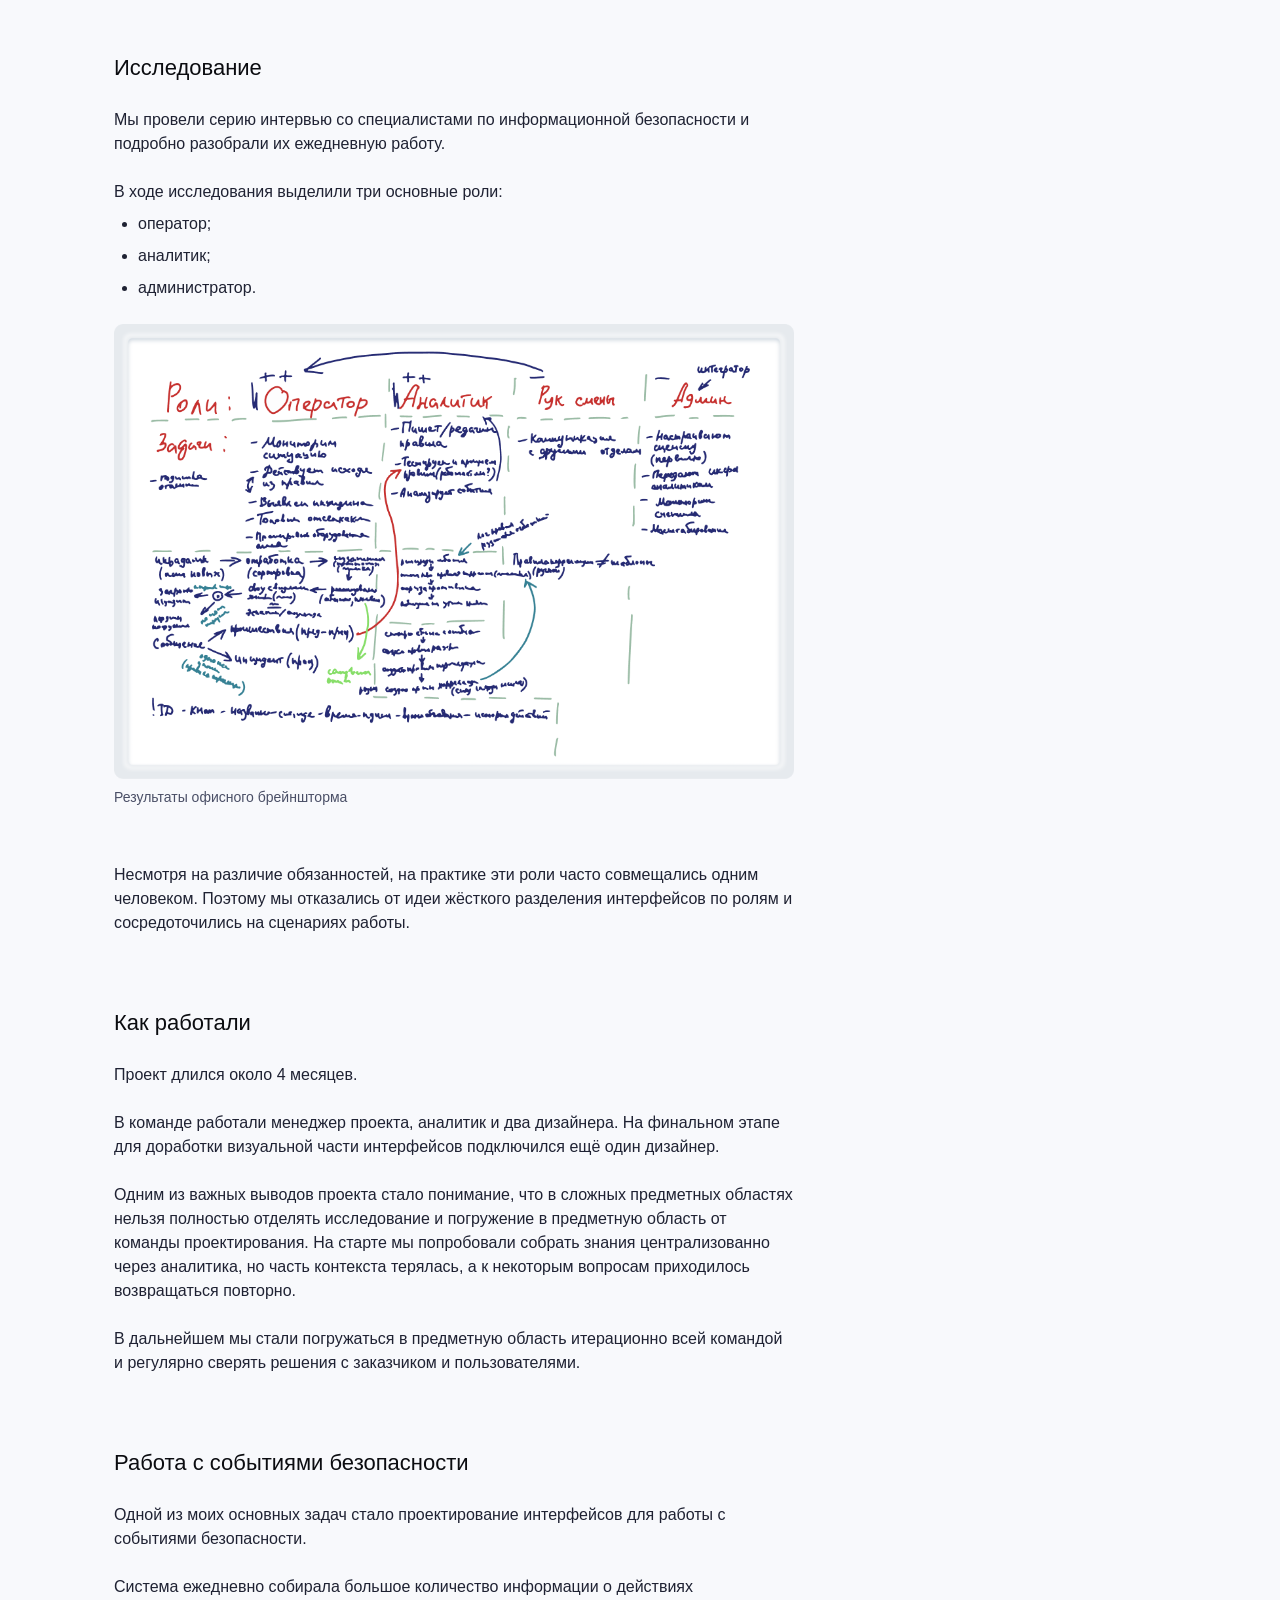
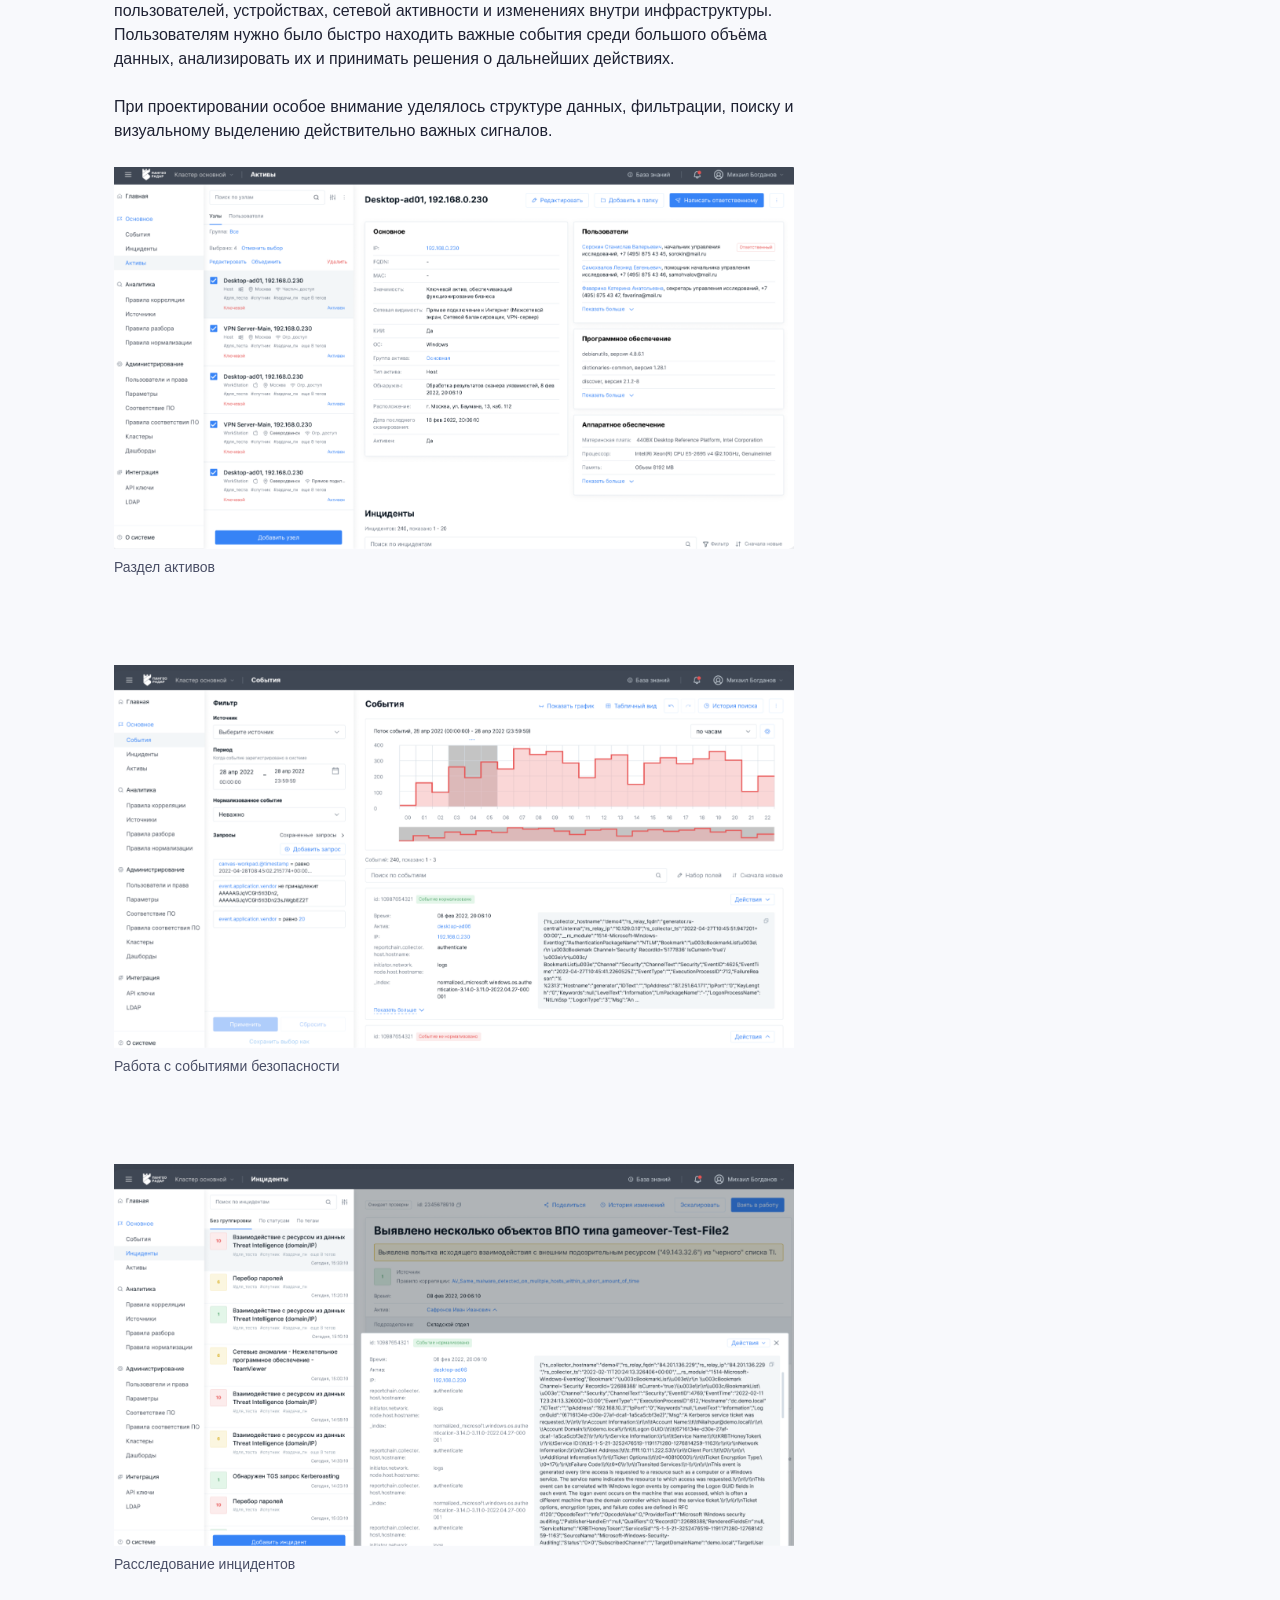
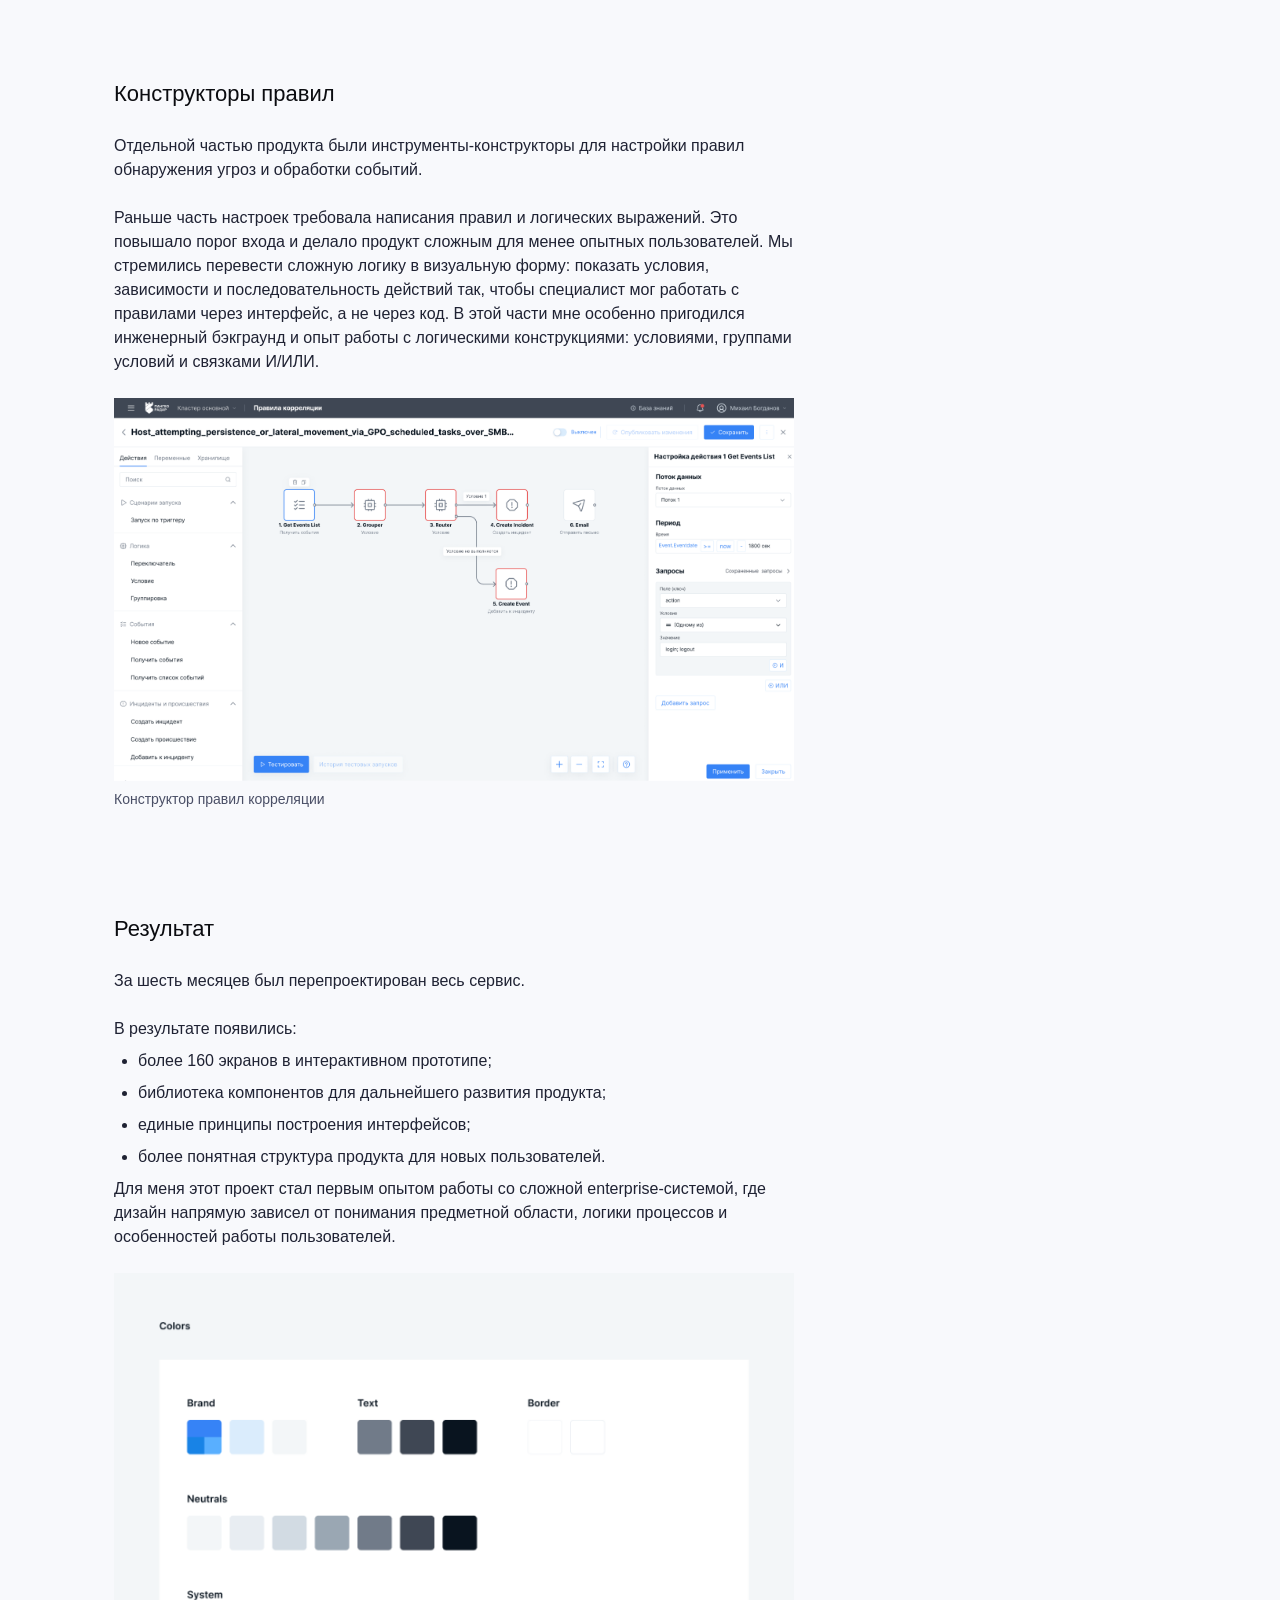
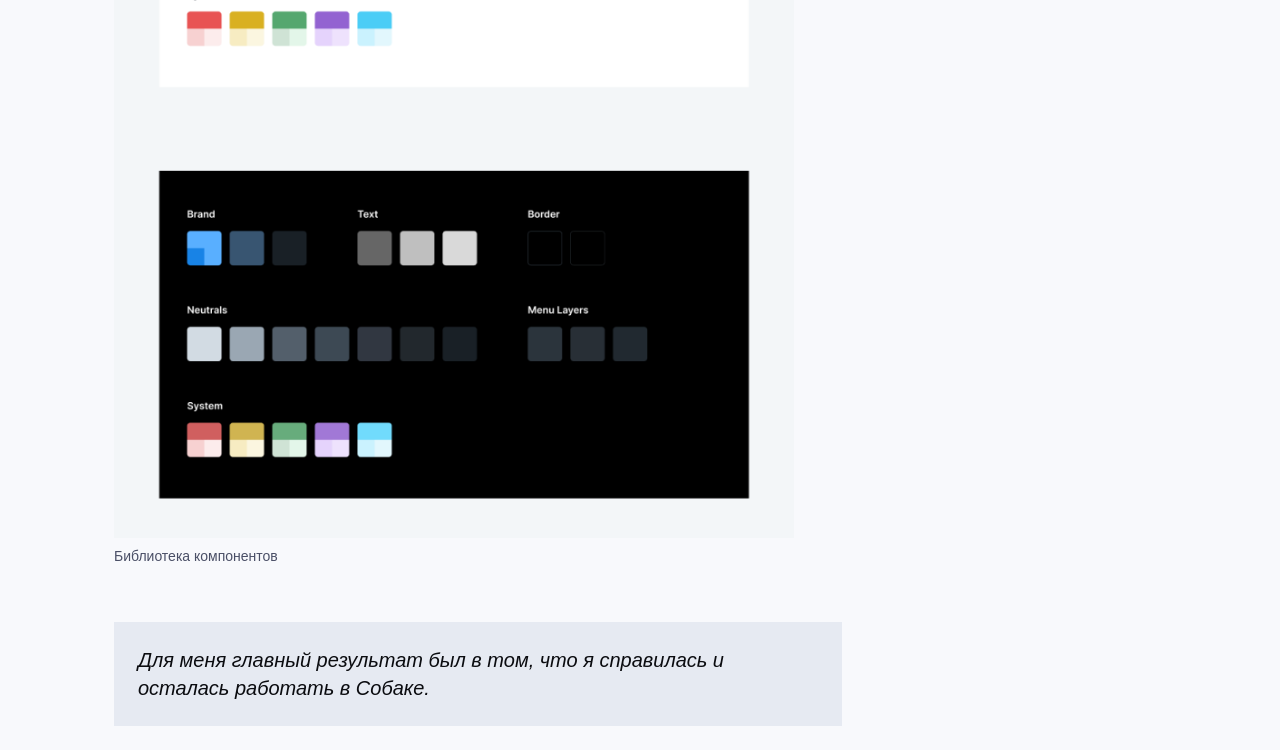
<file: pangeo.html>
<!doctype html>
<html lang="ru">
  <head>
    <meta charset="UTF-8" />
    <meta name="viewport" content="width=device-width, initial-scale=1.0" />
    <title>Пангео Радар — Юлия Груздева</title>
    <link rel="stylesheet" href="./styles.css" />
    <!-- Yandex.Metrika counter -->
    <script type="text/javascript">
        (function(m,e,t,r,i,k,a){
            m[i]=m[i]||function(){(m[i].a=m[i].a||[]).push(arguments)};
            m[i].l=1*new Date();
            for (var j = 0; j < document.scripts.length; j++) {if (document.scripts[j].src === r) { return; }}
            k=e.createElement(t),a=e.getElementsByTagName(t)[0],k.async=1,k.src=r,a.parentNode.insertBefore(k,a)
        })(window, document,'script','https://mc.yandex.ru/metrika/tag.js?id=110092596', 'ym');

        ym(110092596, 'init', {ssr:true, webvisor:true, clickmap:true, ecommerce:"dataLayer", referrer: document.referrer, url: location.href, accurateTrackBounce:true, trackLinks:true});
    </script>
    <noscript><div><img src="https://mc.yandex.ru/watch/110092596" style="position:absolute; left:-9999px;" alt="" /></div></noscript>
    <!-- /Yandex.Metrika counter -->
  </head>
  <body>
    <main class="desktop content-container">
      <a class="project-card__link body-strong case-back-link" href="index.html">← Назад</a>
      <article class="case section section--narrow" id="pangeo">
        <header class="case-hero">
          <h1 class="h2">Пангео Радар: как сделать сложную систему кибербезопасности понятнее для пользователей</h1>
          <p class="body">Платформа для мониторинга событий информационной безопасности, работы с активами, расследования инцидентов и настройки правил обнаружения угроз.</p>
          <div class="case-meta case-meta--grid">
            <div class="case-meta__item">
              <p class="caption case-meta__label">Продукт</p>
              <p class="body case-meta__value">Пангео Радар</p>
            </div>
            <div class="case-meta__item">
              <p class="caption case-meta__label">Роль</p>
              <p class="body case-meta__value">UX/UI Designer</p>
            </div>
            <div class="case-meta__item">
              <p class="caption case-meta__label">Период</p>
              <p class="body case-meta__value">2021 — 2022</p>
            </div>
            <div class="case-meta__item">
              <p class="caption case-meta__label">Фокус</p>
              <p class="body case-meta__value">Кибербезопасность, Enterprise UX, сложные данные</p>
            </div>
          </div>
        </header>

        <nav class="page-nav" aria-label="Навигация по кейсу">
          <a class="page-nav__link ag-small-code" href="#context">КОНТЕКСТ</a>
          <a class="page-nav__link ag-small-code" href="#problem">ПРОБЛЕМА</a>
          <a class="page-nav__link ag-small-code" href="#role">РОЛЬ</a>
          <a class="page-nav__link ag-small-code" href="#events">СОБЫТИЯ</a>
          <a class="page-nav__link ag-small-code" href="#rules">КОНСТРУКТОРЫ</a>
          <a class="page-nav__link ag-small-code" href="#result">РЕЗУЛЬТАТ</a>
        </nav>

        <section class="case-block" id="context">
          <h2 class="h3">Контекст</h2>
          <p class="body">Это был мой первый крупный проект в агентстве „Собака Павлова“ и одновременно проект на испытательном сроке.</p>
          <p class="body">Пангео Радар — платформа для мониторинга событий информационной безопасности. Система собирает данные из множества источников внутри корпоративной инфраструктуры, помогает отслеживать подозрительную активность, выявлять угрозы и расследовать инциденты.</p>
          <p class="body">Основными пользователями были специалисты по информационной безопасности: операторы, аналитики и администраторы системы.</p>
        </section>

        <section class="case-block" id="problem">
          <h2 class="h3">Проблема</h2>
          <p class="body">Продукт развивался много лет и постепенно обрастал новыми возможностями.</p>
          <p class="body">Опытные специалисты хорошо ориентировались в системе, но для новых сотрудников порог входа оставался высоким. Важные сценарии соседствовали с редко используемыми функциями, часть операций требовала глубокого понимания предметной области, а некоторые настройки выполнялись через написание правил и логических выражений.</p>
          <p class="body">Перед командой стояла задача сделать систему понятнее и удобнее, не потеряв её профессиональные возможности.</p>
        </section>

        <section class="case-block" id="role">
          <h2 class="h3">Моя роль</h2>
          <p class="body">Я участвовала в исследовании пользователей, проектировании сценариев работы с событиями безопасности и переработке интерфейсов платформы.</p>
          <p class="body">В зоне моей ответственности были сценарии работы с событиями: структура данных, фильтрация, поиск, состояния и логика перехода от события к анализу возможного инцидента.</p>
          <p class="body">Вместе с командой мы изучали предметную область информационной безопасности, проводили интервью с пользователями, анализировали рабочие сценарии, проектировали новые интерфейсы и собирали библиотеку компонентов для дальнейшего развития продукта.</p>
        </section>

        <section class="case-block" id="research">
          <h2 class="h3">Исследование</h2>
          <p class="body">Мы провели серию интервью со специалистами по информационной безопасности и подробно разобрали их ежедневную работу.</p>
          <p class="body">В ходе исследования выделили три основные роли:</p>
          <ul class="body">
            <li>оператор;</li>
            <li>аналитик;</li>
            <li>администратор.</li>
          </ul>
          <figure class="case-figure case-figure--shadow">
            <div class="image-wrapper">
              <img src="assets/pangeo/Desk.png" alt="Проектирование сценариев платформы Пангео Радар на доске" />
            </div>
            <figcaption class="caption">Результаты офисного брейншторма</figcaption>
          </figure>
        <p class="body">Несмотря на различие обязанностей, на практике эти роли часто совмещались одним человеком. Поэтому мы отказались от идеи жёсткого разделения интерфейсов по ролям и сосредоточились на сценариях работы.</p>
      </section>

      <section class="case-block">
        <h2 class="h3">Как работали</h2>
        <p class="body">Проект длился около 4 месяцев.</p>
        <p class="body">В команде работали менеджер проекта, аналитик и два дизайнера. На финальном этапе для доработки визуальной части интерфейсов подключился ещё один дизайнер.</p>
        <p class="body">Одним из важных выводов проекта стало понимание, что в сложных предметных областях нельзя полностью отделять исследование и погружение в предметную область от команды проектирования. На старте мы попробовали собрать знания централизованно через аналитика, но часть контекста терялась, а к некоторым вопросам приходилось возвращаться повторно.</p>
        <p class="body">В дальнейшем мы стали погружаться в предметную область итерационно всей командой и регулярно сверять решения с заказчиком и пользователями.</p>
      </section>

      <section class="case-block" id="events">
        <h2 class="h3">Работа с событиями безопасности</h2>
        <p class="body">Одной из моих основных задач стало проектирование интерфейсов для работы с событиями безопасности.</p>
          <p class="body">Система ежедневно собирала большое количество информации о действиях пользователей, устройствах, сетевой активности и изменениях внутри инфраструктуры. Пользователям нужно было быстро находить важные события среди большого объёма данных, анализировать их и принимать решения о дальнейших действиях.</p>
          <p class="body">При проектировании особое внимание уделялось структуре данных, фильтрации, поиску и визуальному выделению действительно важных сигналов.</p>
          <figure class="case-figure case-figure--shadow">
            <div class="image-wrapper">
              <img src="assets/pangeo/pangeo-assets.png" alt="Интерфейс раздела активов в платформе Пангео Радар" />
            </div>
            <figcaption class="caption">Раздел активов</figcaption>
          </figure>
          <figure class="case-figure case-figure--shadow">
            <div class="image-wrapper">
              <img src="assets/pangeo/pangeo-events.png" alt="Интерфейс работы с событиями безопасности в платформе Пангео Радар" />
            </div>
            <figcaption class="caption">Работа с событиями безопасности</figcaption>
          </figure>
          <figure class="case-figure case-figure--shadow">
            <div class="image-wrapper">
              <img src="assets/pangeo/pangeo-incidents.png" alt="Интерфейс расследования инцидентов в платформе Пангео Радар" />
            </div>
            <figcaption class="caption">Расследование инцидентов</figcaption>
          </figure>
        </section>

        <section class="case-block" id="rules">
          <h2 class="h3">Конструкторы правил</h2>
          <p class="body">Отдельной частью продукта были инструменты-конструкторы для настройки правил обнаружения угроз и обработки событий.</p>
          <p class="body">Раньше часть настроек требовала написания правил и логических выражений. Это повышало порог входа и делало продукт сложным для менее опытных пользователей. Мы стремились перевести сложную логику в визуальную форму: показать условия, зависимости и последовательность действий так, чтобы специалист мог работать с правилами через интерфейс, а не через код. В этой части мне особенно пригодился инженерный бэкграунд и опыт работы с логическими конструкциями: условиями, группами условий и связками И/ИЛИ.</p>
          <figure class="case-figure case-figure--shadow">
            <div class="image-wrapper">
              <img src="assets/pangeo/pangeo-rules.png" alt="Интерфейс конструктора правил корреляции в платформе Пангео Радар" />
            </div>
            <figcaption class="caption">Конструктор правил корреляции</figcaption>
          </figure>
        </section>

        <section class="case-block" id="result">
          <h2 class="h3">Результат</h2>
          <p class="body">За шесть месяцев был перепроектирован весь сервис.</p>
          <p class="body">В результате появились:</p>
          <ul class="body">
            <li>более 160 экранов в интерактивном прототипе;</li>
            <li>библиотека компонентов для дальнейшего развития продукта;</li>
            <li>единые принципы построения интерфейсов;</li>
            <li>более понятная структура продукта для новых пользователей.</li>
          </ul>
          <p class="body">Для меня этот проект стал первым опытом работы со сложной enterprise-системой, где дизайн напрямую зависел от понимания предметной области, логики процессов и особенностей работы пользователей.</p>
          <figure class="case-figure case-figure--shadow">
            <div class="image-wrapper">
              <img src="assets/pangeo/pangeo-components.png" alt="Библиотека компонентов для интерфейсов платформы Пангео Радар" />
            </div>
            <figcaption class="caption">Библиотека компонентов</figcaption>
          </figure>
          <blockquote class="quote">Для меня главный результат был в том, что я справилась и осталась работать в Собаке.</blockquote>
        </section>

      </article>
    </main>
    <script src="./scroll.js" defer></script>
  </body>
</html>
</file>
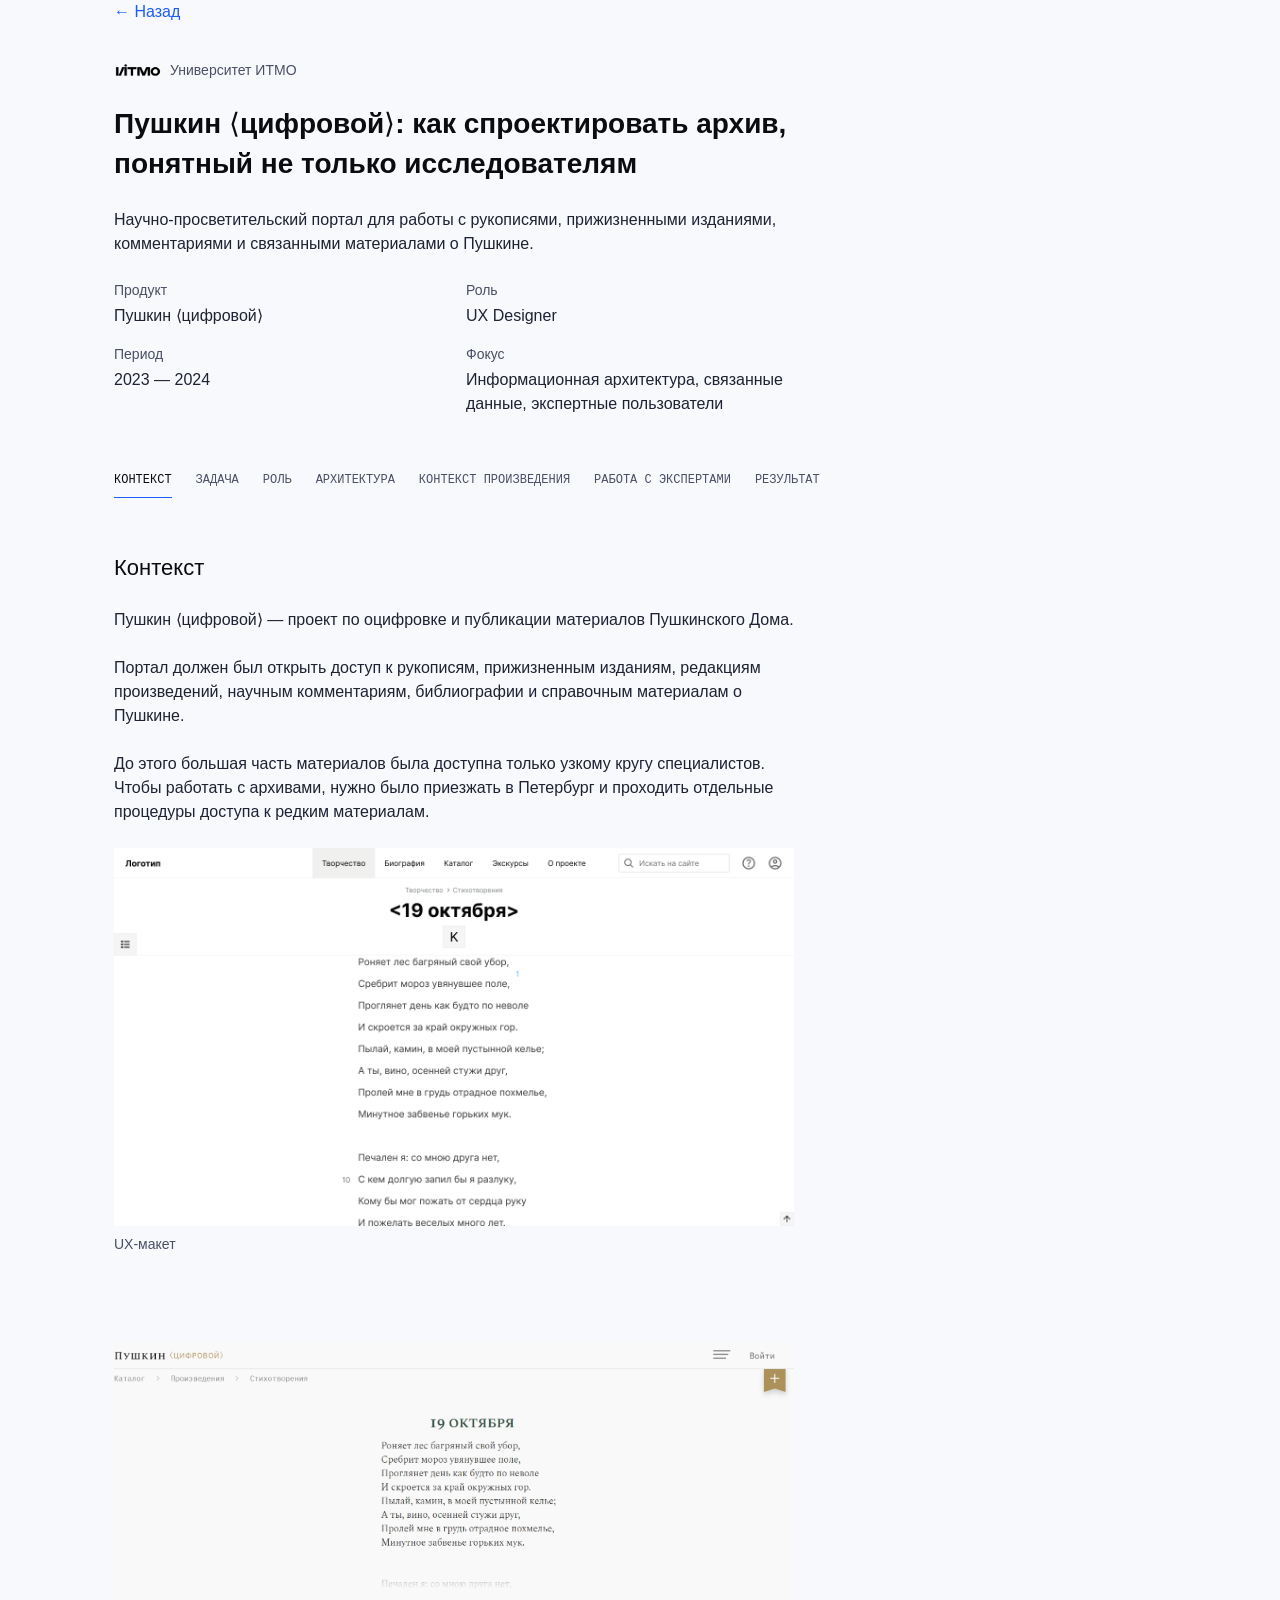
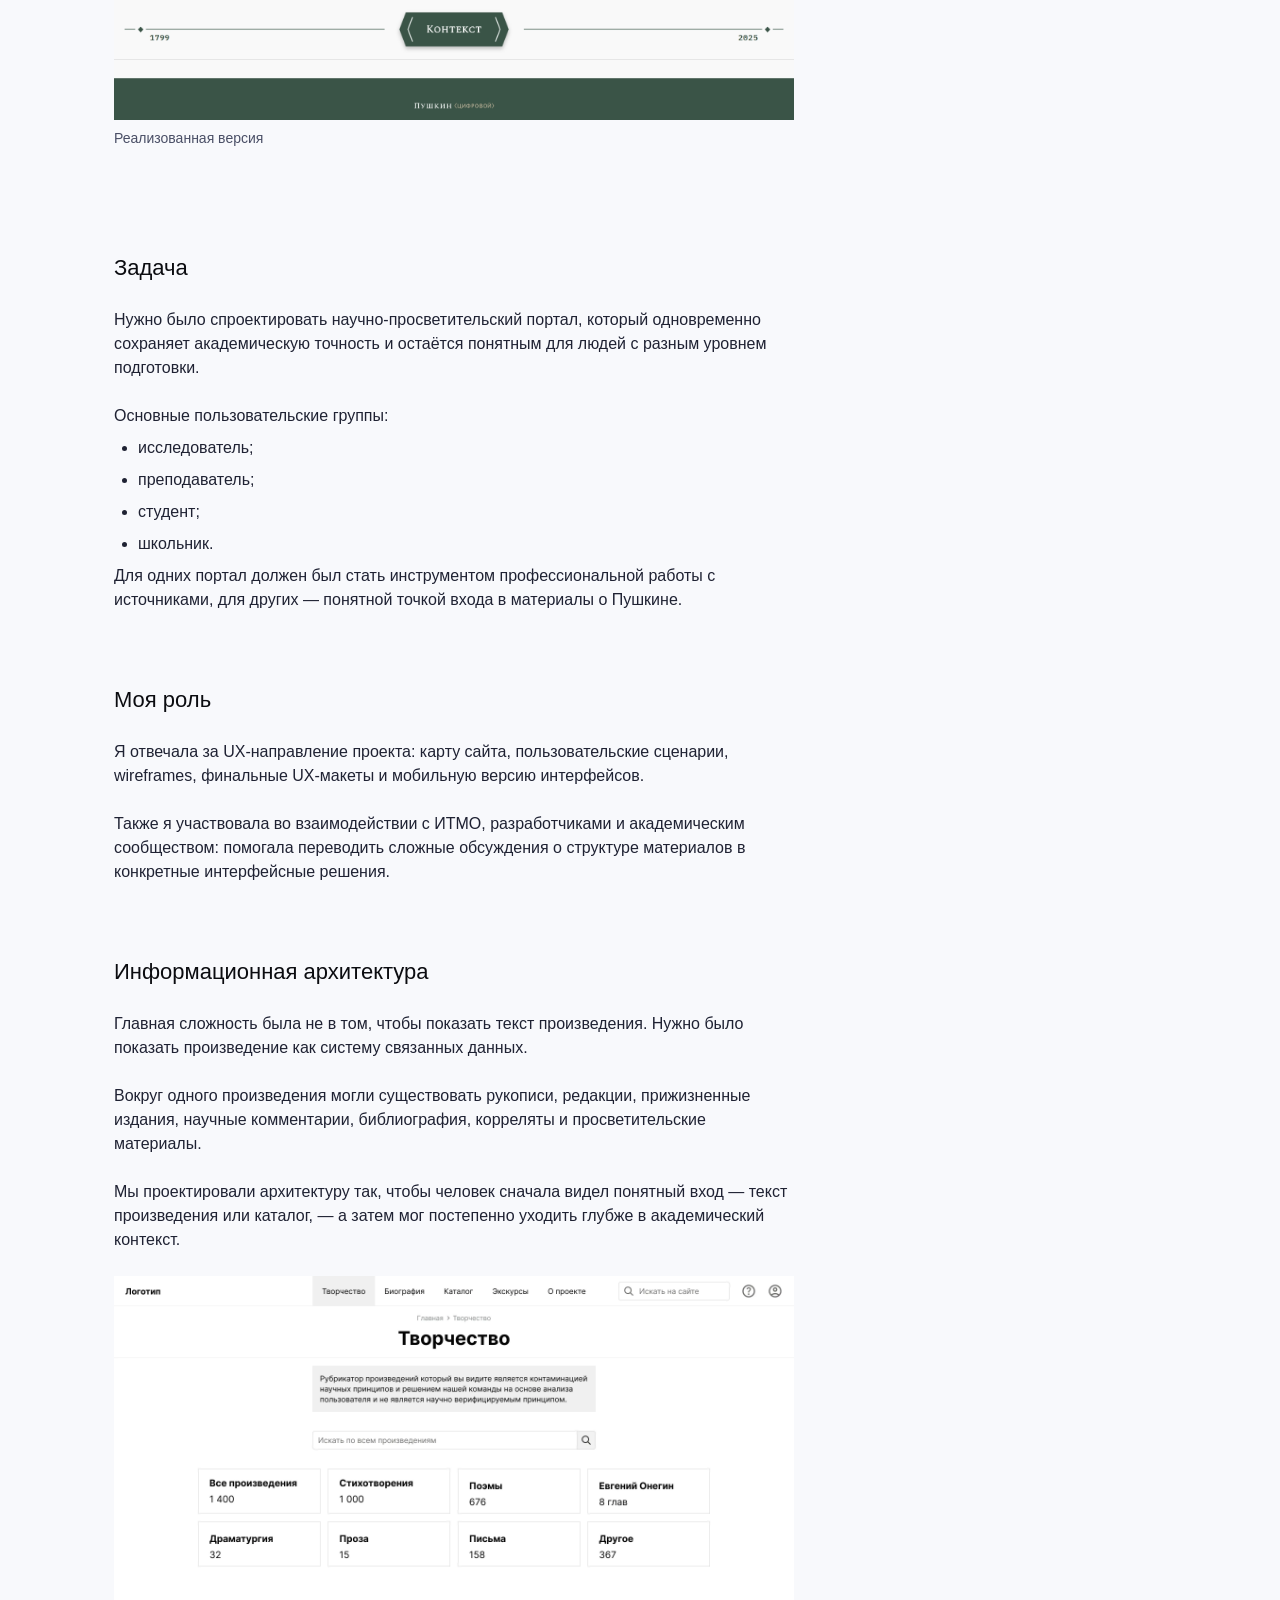
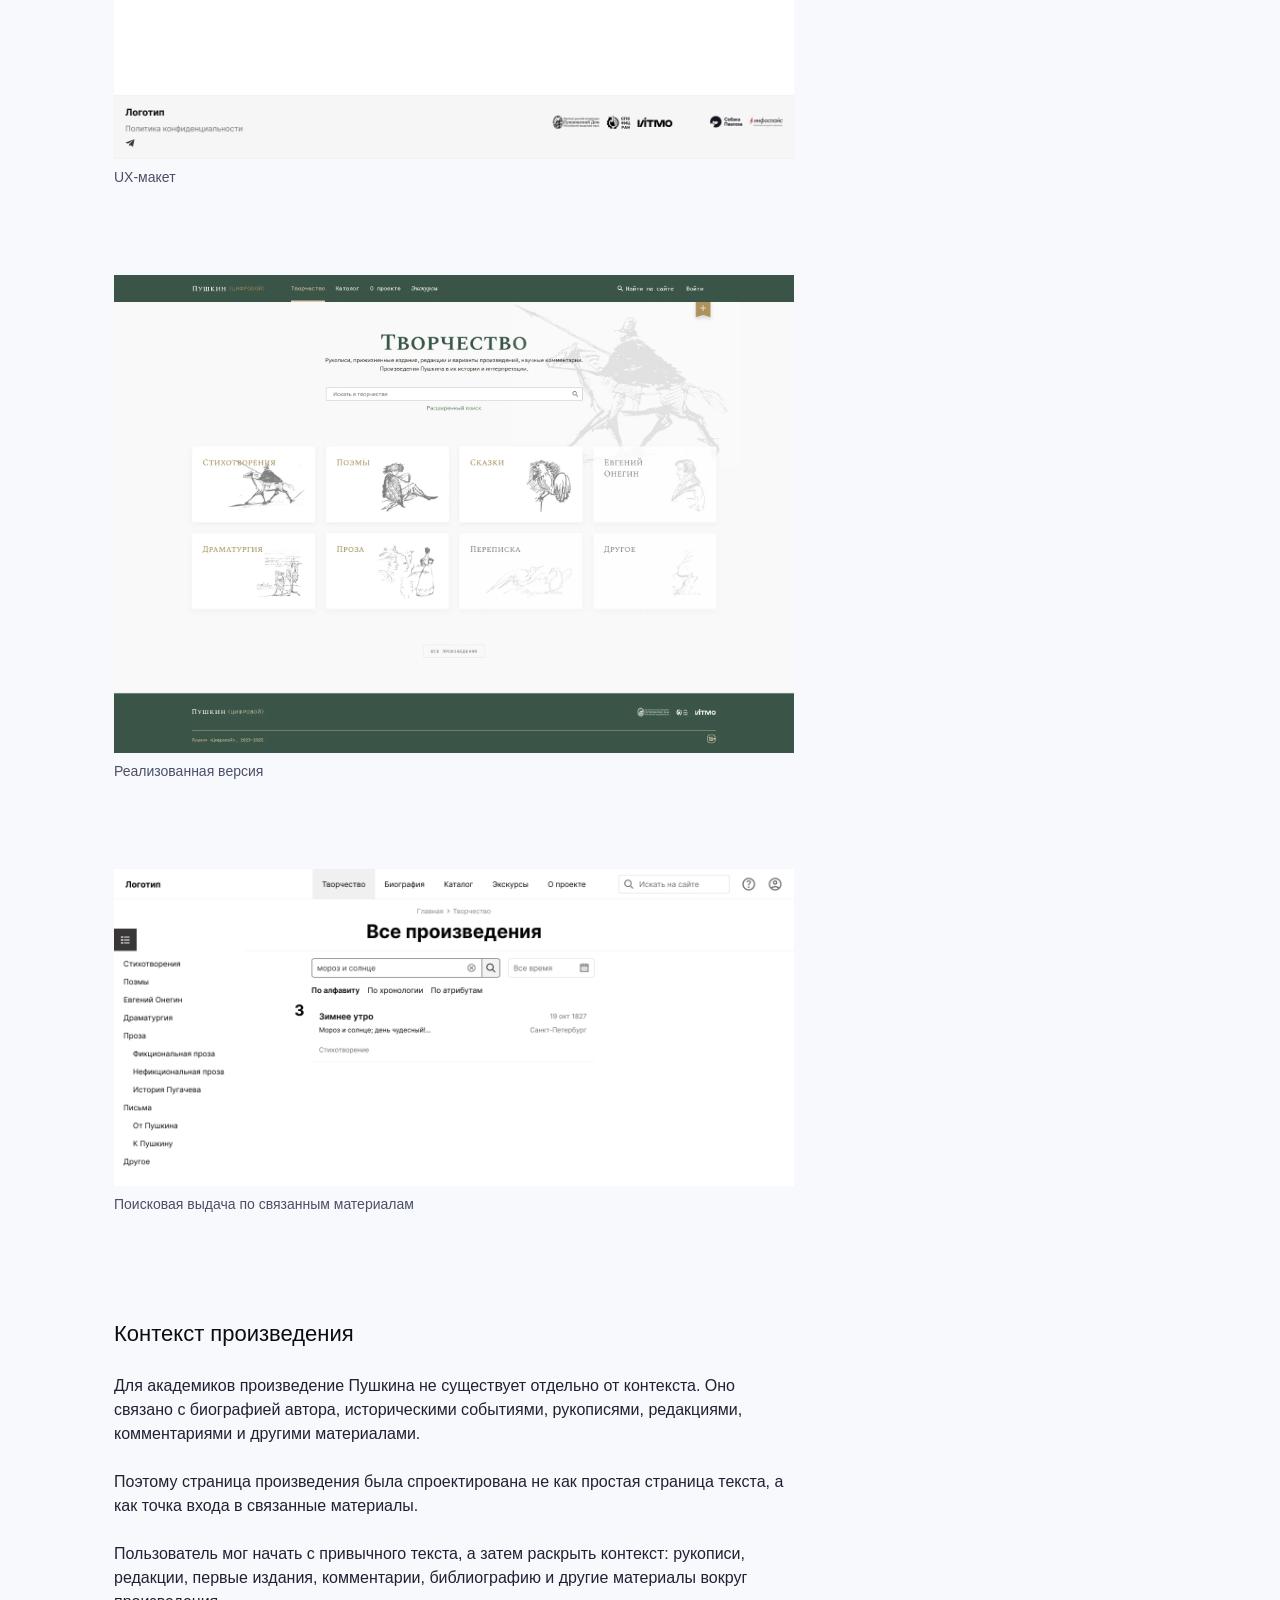
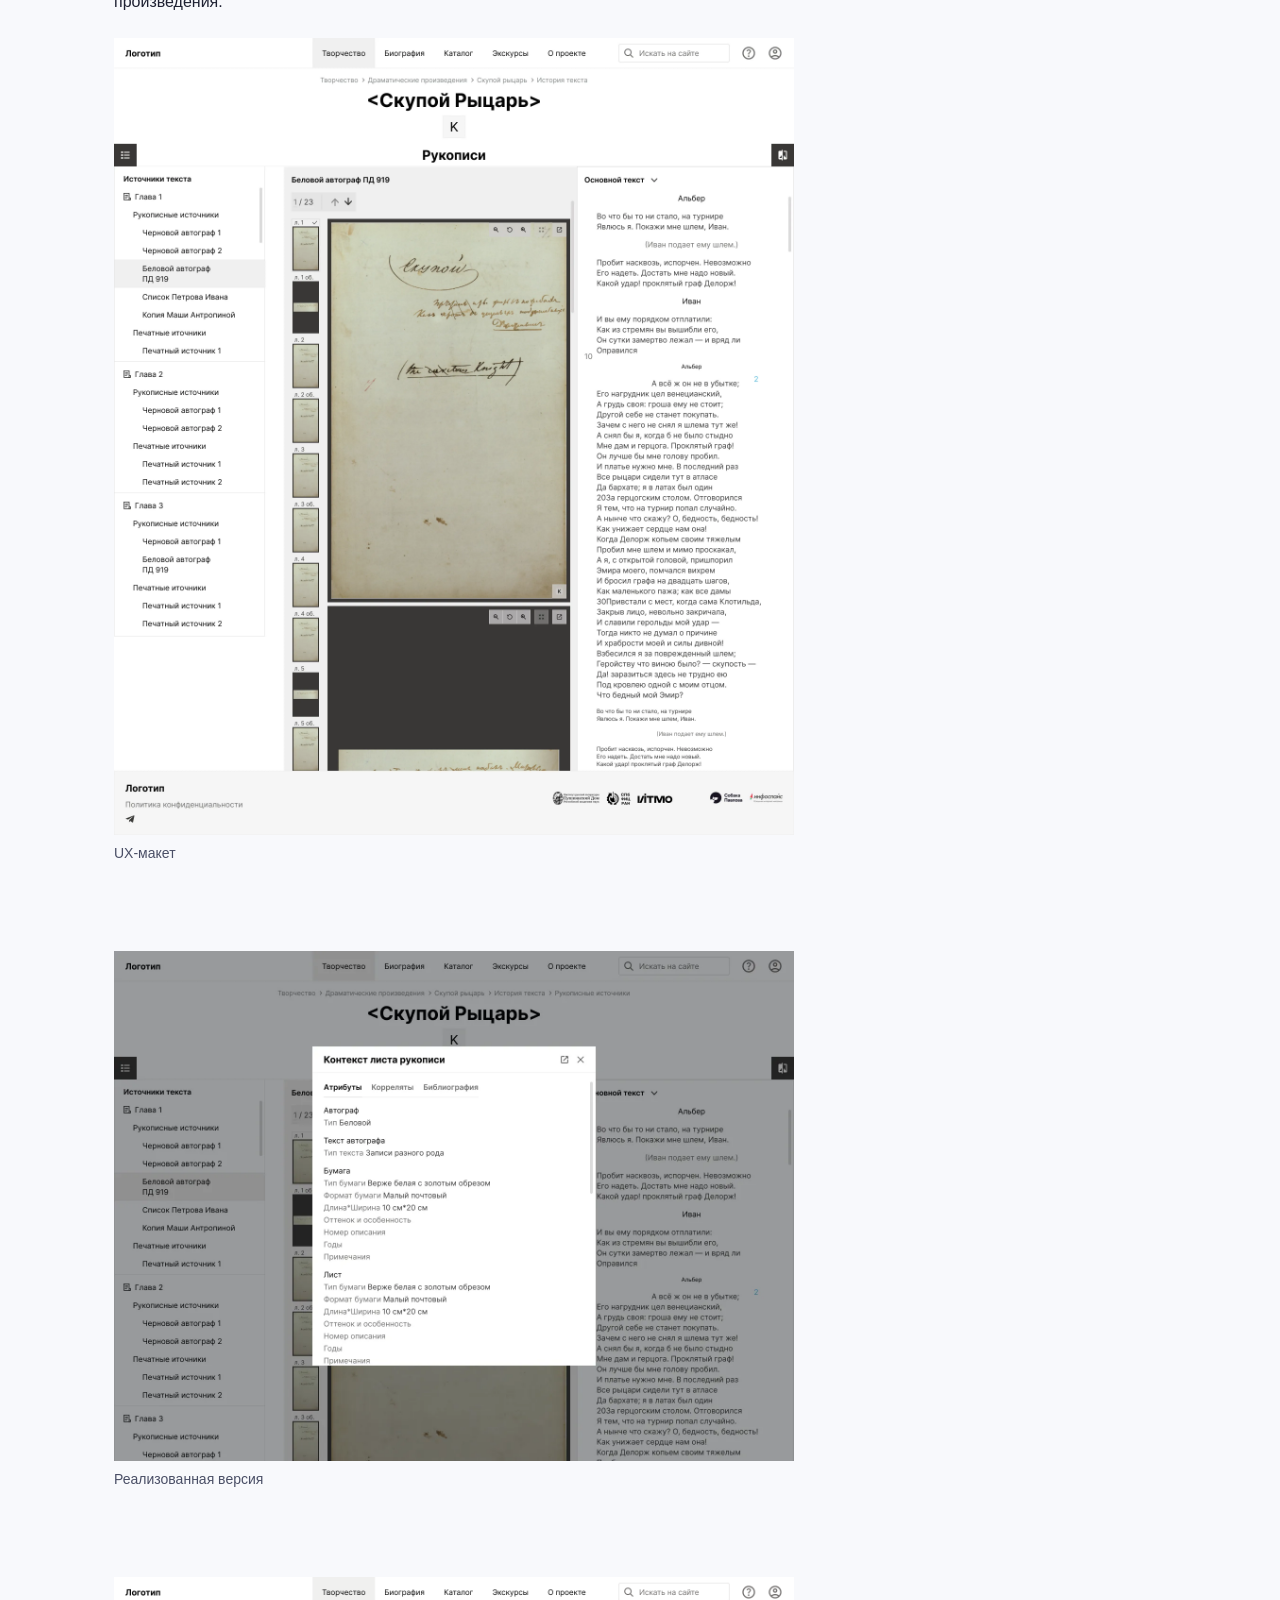
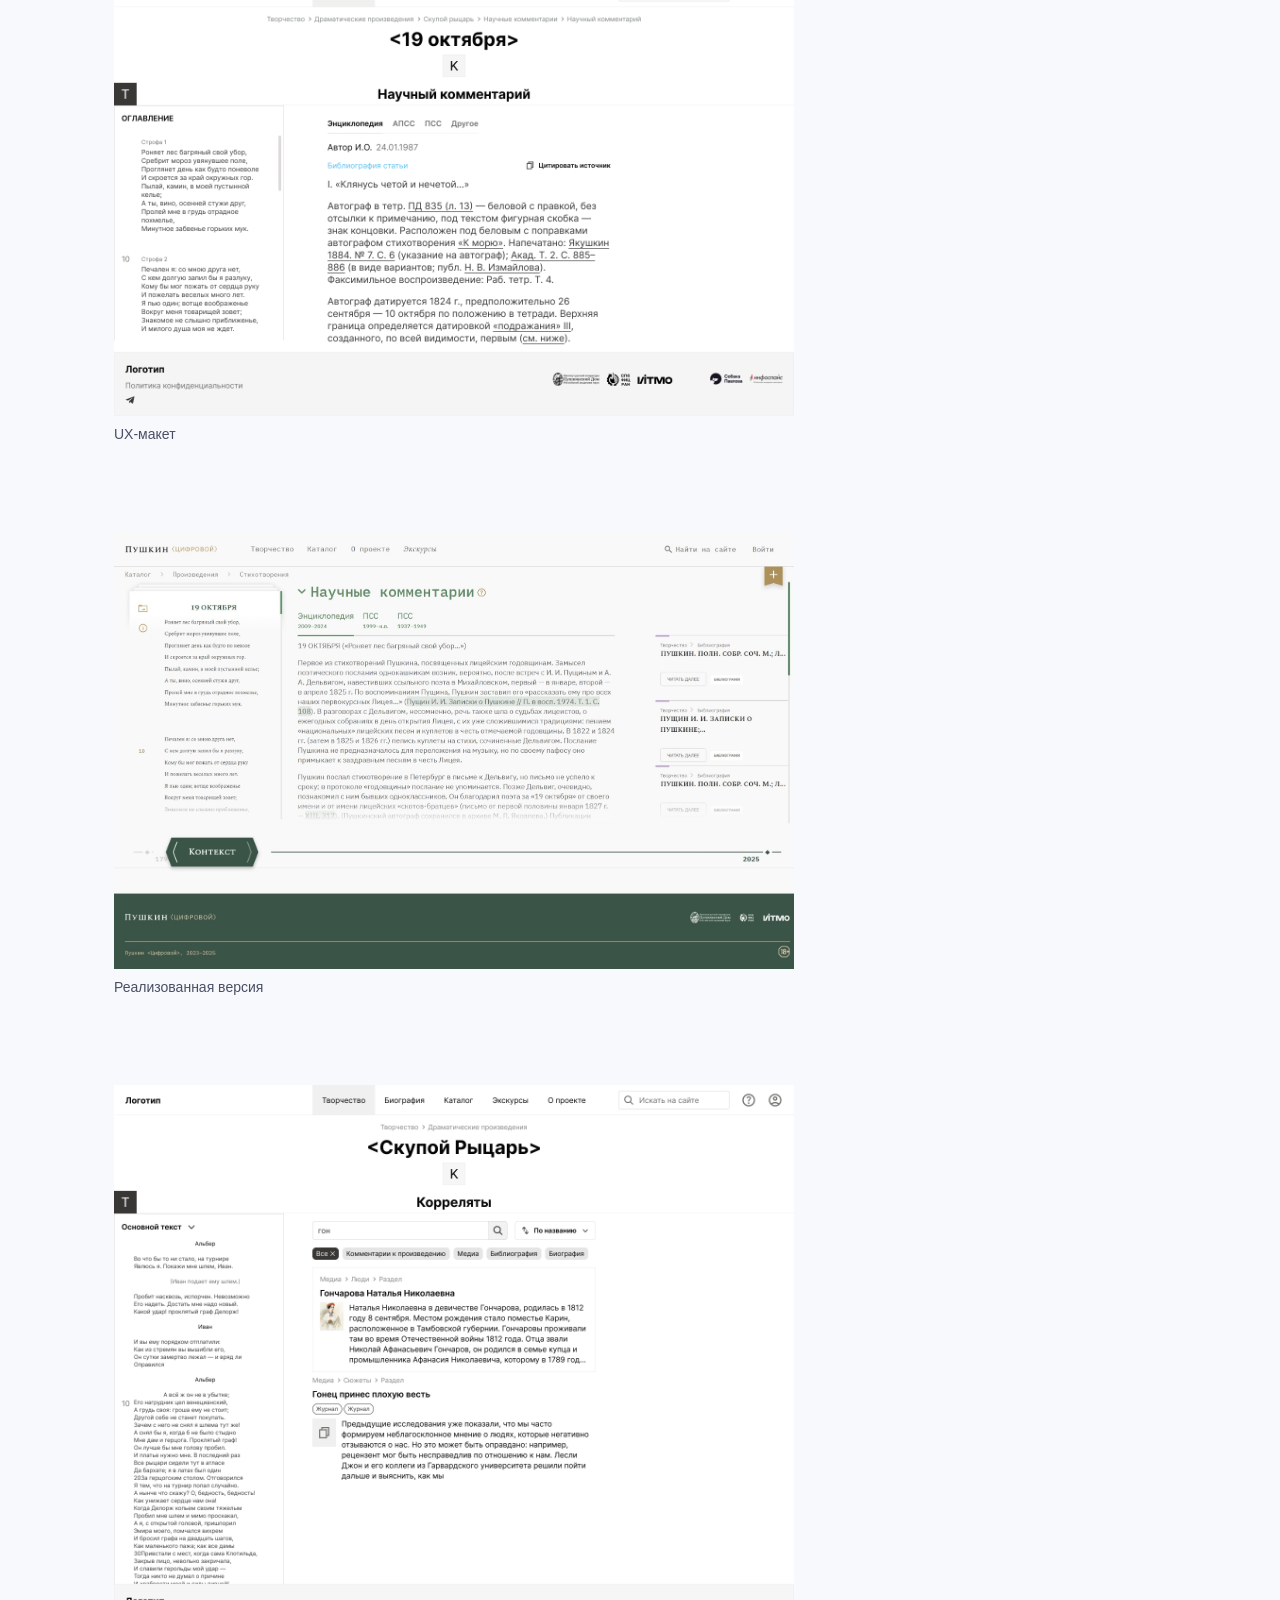
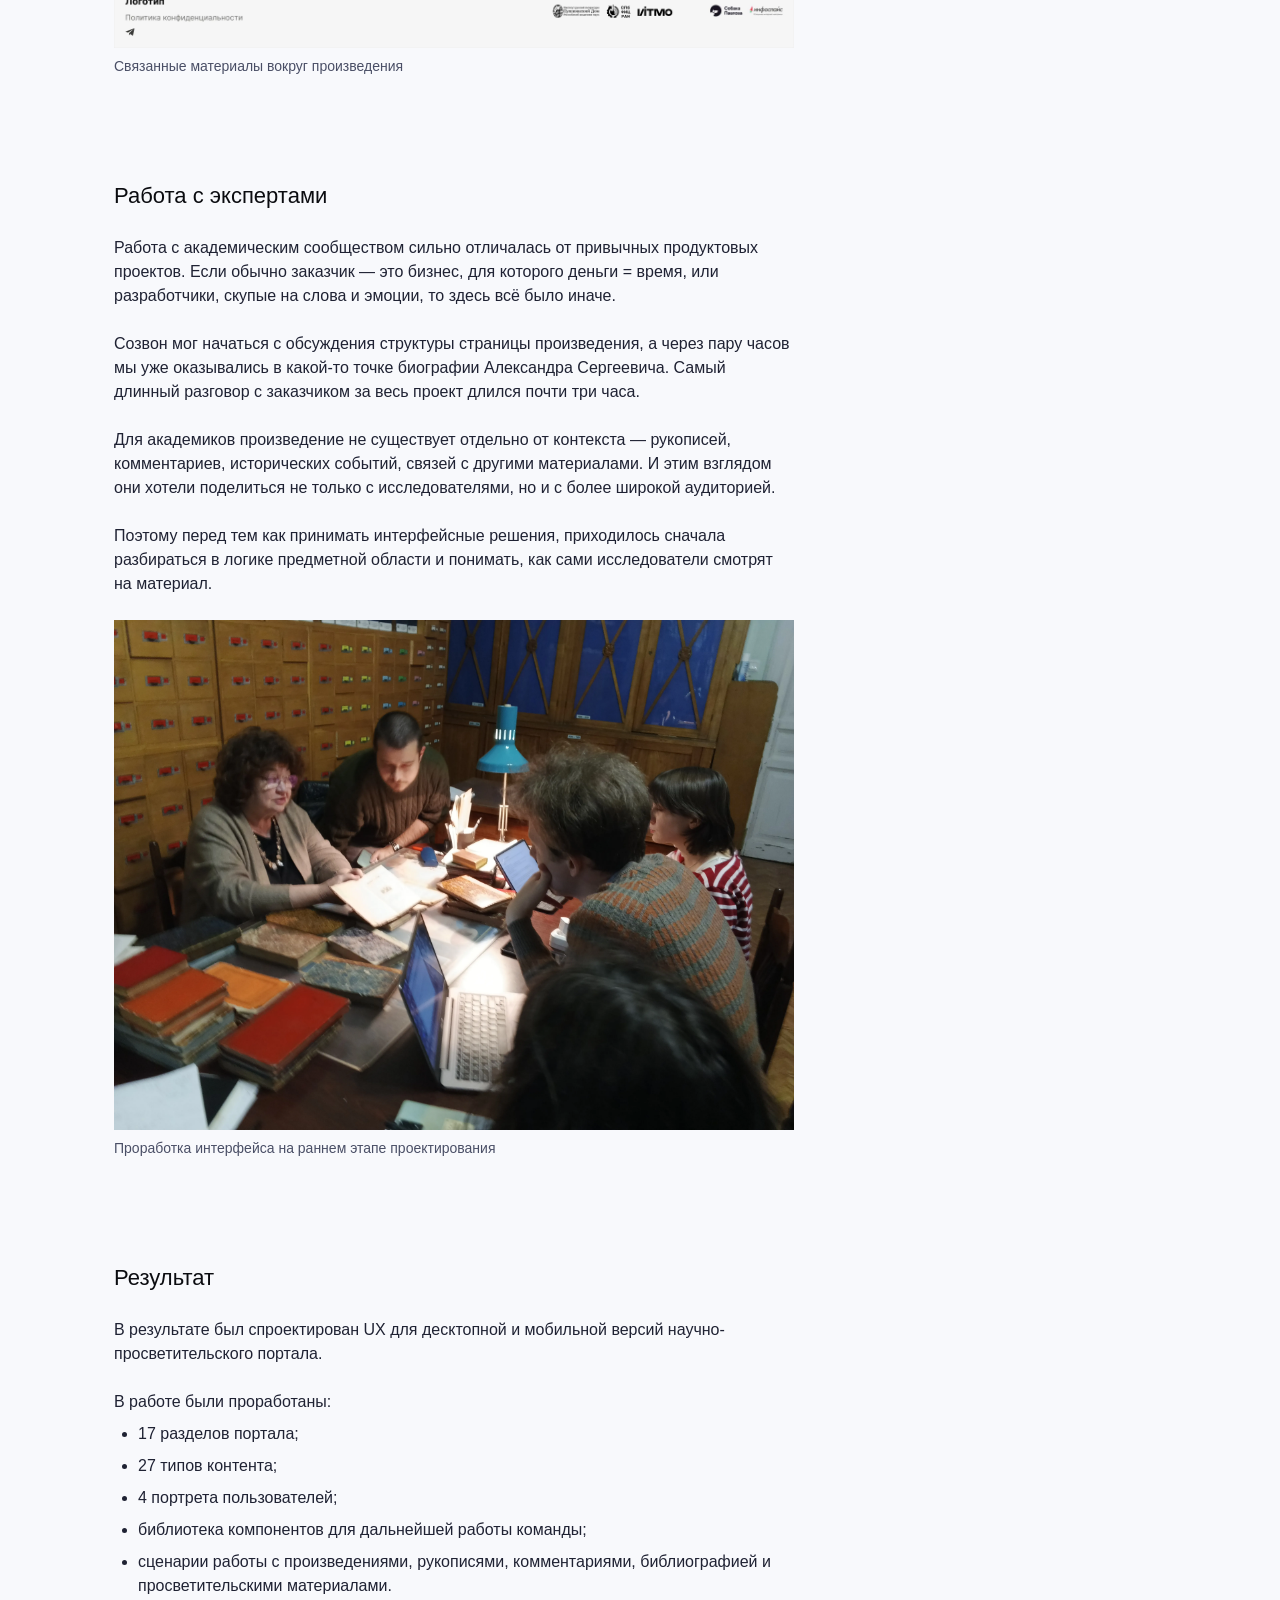
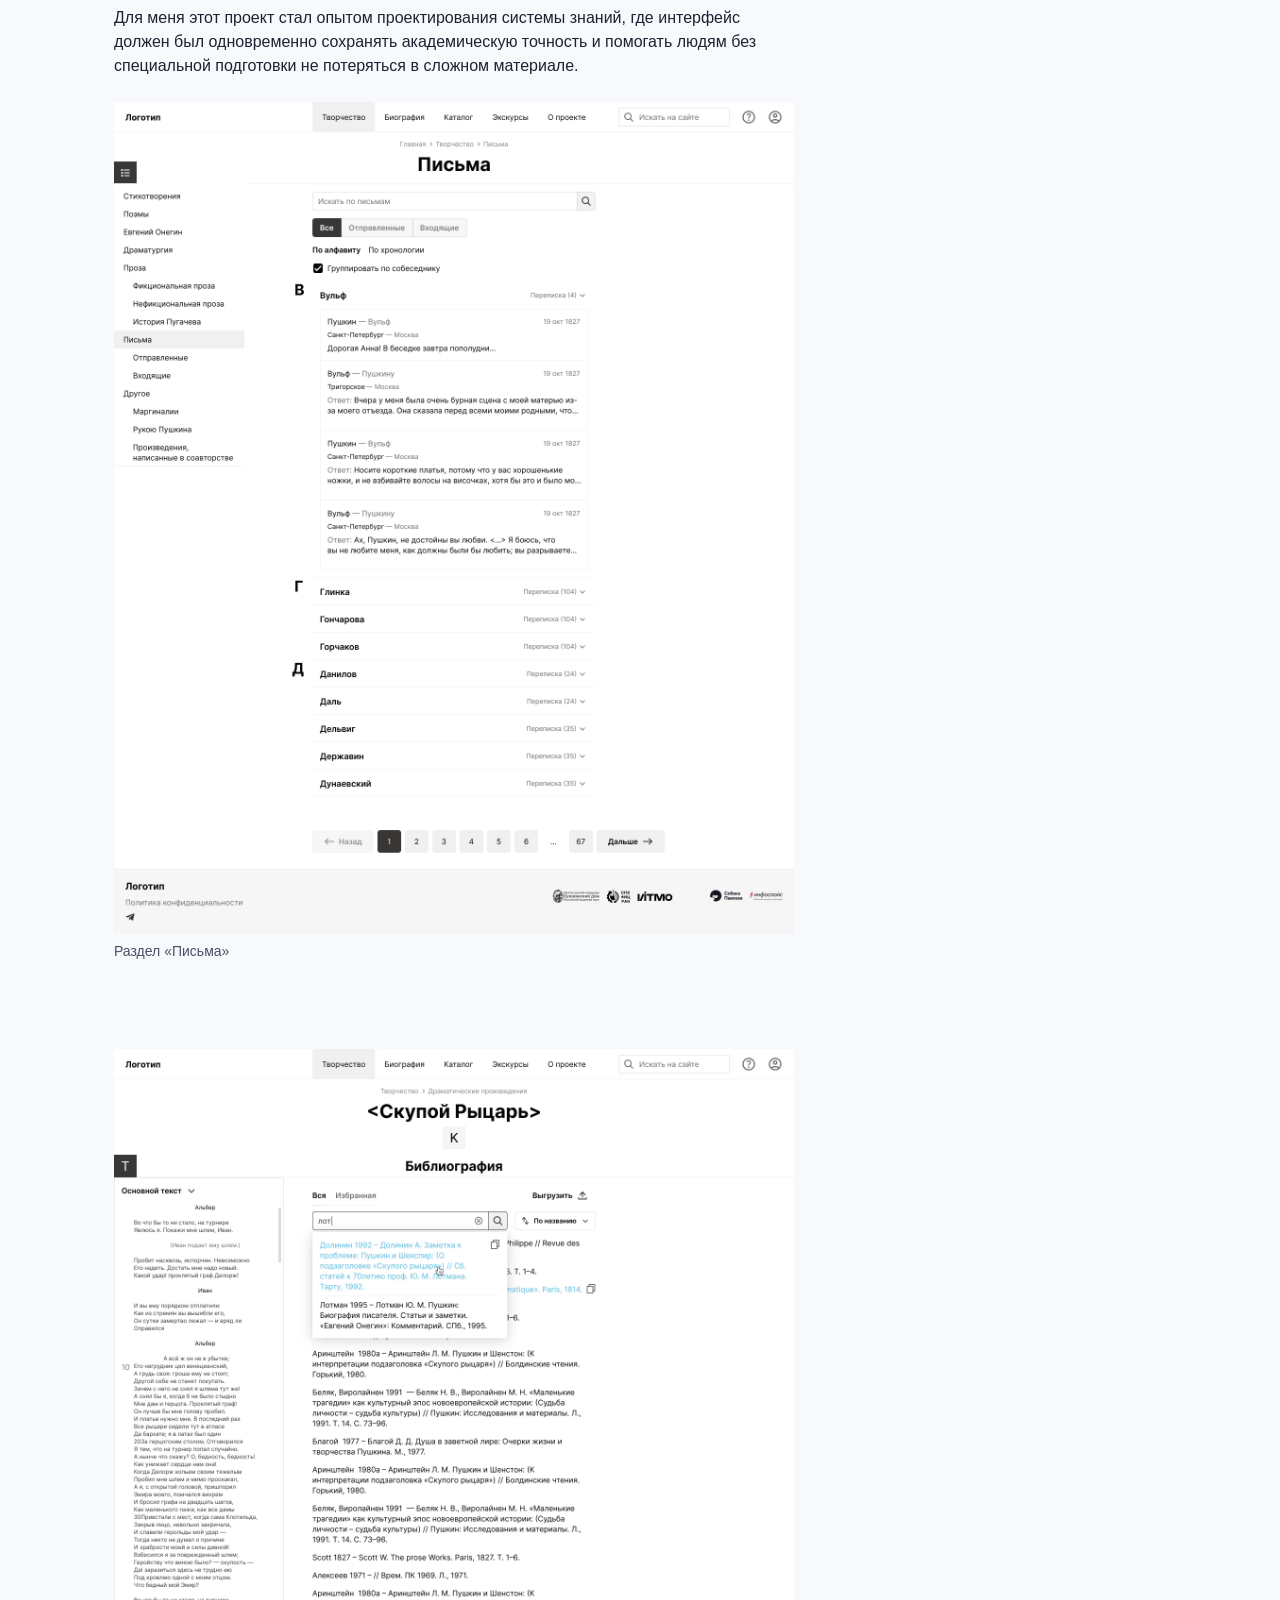
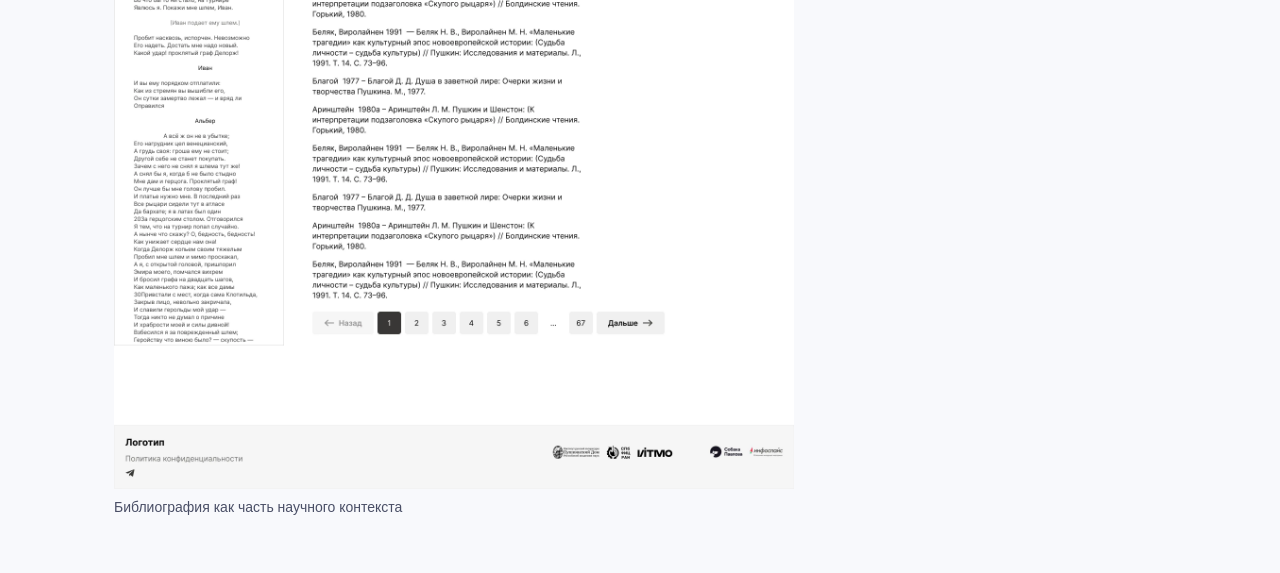
<file: pushkin.html>
<!doctype html>
<html lang="ru">
  <head>
    <meta charset="UTF-8" />
    <meta name="viewport" content="width=device-width, initial-scale=1.0" />
    <title>Пушкин ⟨цифровой⟩ — Юлия Груздева</title>
    <link rel="stylesheet" href="./styles.css" />
    <!-- Yandex.Metrika counter -->
    <script type="text/javascript">
        (function(m,e,t,r,i,k,a){
            m[i]=m[i]||function(){(m[i].a=m[i].a||[]).push(arguments)};
            m[i].l=1*new Date();
            for (var j = 0; j < document.scripts.length; j++) {if (document.scripts[j].src === r) { return; }}
            k=e.createElement(t),a=e.getElementsByTagName(t)[0],k.async=1,k.src=r,a.parentNode.insertBefore(k,a)
        })(window, document,'script','https://mc.yandex.ru/metrika/tag.js?id=110092596', 'ym');

        ym(110092596, 'init', {ssr:true, webvisor:true, clickmap:true, ecommerce:"dataLayer", referrer: document.referrer, url: location.href, accurateTrackBounce:true, trackLinks:true});
    </script>
    <noscript><div><img src="https://mc.yandex.ru/watch/110092596" style="position:absolute; left:-9999px;" alt="" /></div></noscript>
    <!-- /Yandex.Metrika counter -->
  </head>
  <body>
    <main class="desktop content-container">
      <a class="project-card__link body-strong case-back-link" href="index.html">← Назад</a>
      <article class="case section section--narrow" id="pushkin">
        <header class="case-hero">
          <div class="case-brand">
            <img class="case-brand__logo" src="assets/logo/itmo-logo.png" alt="Университет ИТМО" />
            <span class="caption">Университет ИТМО</span>
          </div>
          <h1 class="h2">Пушкин ⟨цифровой⟩: как спроектировать архив, понятный не только исследователям</h1>
          <p class="body">Научно-просветительский портал для работы с рукописями, прижизненными изданиями, комментариями и связанными материалами о Пушкине.</p>
          <div class="case-meta case-meta--grid">
            <div class="case-meta__item">
              <p class="caption case-meta__label">Продукт</p>
              <p class="body case-meta__value">Пушкин ⟨цифровой⟩</p>
            </div>
            <div class="case-meta__item">
              <p class="caption case-meta__label">Роль</p>
              <p class="body case-meta__value">UX Designer</p>
            </div>
            <div class="case-meta__item">
              <p class="caption case-meta__label">Период</p>
              <p class="body case-meta__value">2023 — 2024</p>
            </div>
            <div class="case-meta__item">
              <p class="caption case-meta__label">Фокус</p>
              <p class="body case-meta__value">Информационная архитектура, связанные данные, экспертные пользователи</p>
            </div>
          </div>
        </header>

        <nav class="page-nav" aria-label="Навигация по кейсу">
          <a class="page-nav__link ag-small-code" href="#context">КОНТЕКСТ</a>
          <a class="page-nav__link ag-small-code" href="#task">ЗАДАЧА</a>
          <a class="page-nav__link ag-small-code" href="#role">РОЛЬ</a>
          <a class="page-nav__link ag-small-code" href="#architecture">АРХИТЕКТУРА</a>
          <a class="page-nav__link ag-small-code" href="#work-context">КОНТЕКСТ ПРОИЗВЕДЕНИЯ</a>
          <a class="page-nav__link ag-small-code" href="#experts">РАБОТА С ЭКСПЕРТАМИ</a>
          <a class="page-nav__link ag-small-code" href="#result">РЕЗУЛЬТАТ</a>
        </nav>

        <section class="case-block" id="context">
          <h2 class="h3">Контекст</h2>
          <p class="body">Пушкин ⟨цифровой⟩ — проект по оцифровке и публикации материалов Пушкинского Дома.</p>
          <p class="body">Портал должен был открыть доступ к рукописям, прижизненным изданиям, редакциям произведений, научным комментариям, библиографии и справочным материалам о Пушкине.</p>
          <p class="body">До этого большая часть материалов была доступна только узкому кругу специалистов. Чтобы работать с архивами, нужно было приезжать в Петербург и проходить отдельные процедуры доступа к редким материалам.</p>
          <figure class="case-figure">
            <div class="image-wrapper">
              <img src="assets/pushkin/pushkin-work-page.png" alt="Страница произведения на портале Пушкин цифровой" />
            </div>
            <figcaption class="caption">UX-макет</figcaption>
          </figure>
          <figure class="case-figure">
            <div class="image-wrapper">
              <img src="assets/pushkin/pushkin-work-page-implemented.png" alt="Реализованная страница произведения на портале Пушкин цифровой" />
            </div>
            <figcaption class="caption">Реализованная версия</figcaption>
          </figure>
        </section>

        <section class="case-block" id="task">
          <h2 class="h3">Задача</h2>
          <p class="body">Нужно было спроектировать научно-просветительский портал, который одновременно сохраняет академическую точность и остаётся понятным для людей с разным уровнем подготовки.</p>
          <p class="body">Основные пользовательские группы:</p>
          <ul class="body">
            <li>исследователь;</li>
            <li>преподаватель;</li>
            <li>студент;</li>
            <li>школьник.</li>
          </ul>
          <p class="body">Для одних портал должен был стать инструментом профессиональной работы с источниками, для других — понятной точкой входа в материалы о Пушкине.</p>
        </section>

        <section class="case-block" id="role">
          <h2 class="h3">Моя роль</h2>
          <p class="body">Я отвечала за UX-направление проекта: карту сайта, пользовательские сценарии, wireframes, финальные UX-макеты и мобильную версию интерфейсов.</p>
          <p class="body">Также я участвовала во взаимодействии с ИТМО, разработчиками и академическим сообществом: помогала переводить сложные обсуждения о структуре материалов в конкретные интерфейсные решения.</p>
        </section>

        <section class="case-block" id="architecture">
          <h2 class="h3">Информационная архитектура</h2>
          <p class="body">Главная сложность была не в том, чтобы показать текст произведения. Нужно было показать произведение как систему связанных данных.</p>
          <p class="body">Вокруг одного произведения могли существовать рукописи, редакции, прижизненные издания, научные комментарии, библиография, корреляты и просветительские материалы.</p>
          <p class="body">Мы проектировали архитектуру так, чтобы человек сначала видел понятный вход — текст произведения или каталог, — а затем мог постепенно уходить глубже в академический контекст.</p>
          <figure class="case-figure">
            <div class="image-wrapper">
              <img src="assets/pushkin/pushkin-rubricator.webp" alt="Рубрикатор произведений на портале Пушкин цифровой" />
            </div>
            <figcaption class="caption">UX-макет</figcaption>
          </figure>
          <figure class="case-figure">
            <div class="image-wrapper">
              <img src="assets/pushkin/pushkin-rubricator-implemented.webp" alt="Реализованный рубрикатор произведений на портале Пушкин цифровой" />
            </div>
            <figcaption class="caption">Реализованная версия</figcaption>
          </figure>
          <figure class="case-figure">
            <div class="image-wrapper">
              <img src="assets/pushkin/pushkin-search.webp" alt="Поисковая выдача по материалам портала Пушкин цифровой" />
            </div>
            <figcaption class="caption">Поисковая выдача по связанным материалам</figcaption>
          </figure>
        </section>

        <section class="case-block" id="work-context">
          <h2 class="h3">Контекст произведения</h2>
          <p class="body">Для академиков произведение Пушкина не существует отдельно от контекста. Оно связано с биографией автора, историческими событиями, рукописями, редакциями, комментариями и другими материалами.</p>
          <p class="body">Поэтому страница произведения была спроектирована не как простая страница текста, а как точка входа в связанные материалы.</p>
          <p class="body">Пользователь мог начать с привычного текста, а затем раскрыть контекст: рукописи, редакции, первые издания, комментарии, библиографию и другие материалы вокруг произведения.</p>
          <figure class="case-figure">
            <div class="image-wrapper">
              <img src="assets/pushkin/pushkin-manuscript.webp" alt="Рукопись в PDF-вьюере портала Пушкин цифровой" />
            </div>
            <figcaption class="caption">UX-макет</figcaption>
          </figure>
          <figure class="case-figure">
            <div class="image-wrapper">
              <img src="assets/pushkin/pushkin-manuscript-implemented.webp" alt="Реализованный интерфейс просмотра рукописи на портале Пушкин цифровой" />
            </div>
            <figcaption class="caption">Реализованная версия</figcaption>
          </figure>
          <figure class="case-figure">
            <div class="image-wrapper">
              <img src="assets/pushkin/pushkin-comments.png" alt="Научные комментарии к произведению на портале Пушкин цифровой" />
            </div>
            <figcaption class="caption">UX-макет</figcaption>
          </figure>
          <figure class="case-figure">
            <div class="image-wrapper">
              <img src="assets/pushkin/pushkin-comments-implemented.jpeg" alt="Реализованный интерфейс научных комментариев на портале Пушкин цифровой" />
            </div>
            <figcaption class="caption">Реализованная версия</figcaption>
          </figure>
          <figure class="case-figure">
            <div class="image-wrapper">
              <img src="assets/pushkin/pushkin-correlates.webp" alt="Корреляты и связанные материалы на портале Пушкин цифровой" />
            </div>
            <figcaption class="caption">Связанные материалы вокруг произведения</figcaption>
          </figure>
        </section>

        <section class="case-block" id="experts">
          <h2 class="h3">Работа с экспертами</h2>
          <p class="body">Работа с академическим сообществом сильно отличалась от привычных продуктовых проектов. Если обычно заказчик — это бизнес, для которого деньги = время, или разработчики, скупые на слова и эмоции, то здесь всё было иначе.</p>
          <p class="body">Созвон мог начаться с обсуждения структуры страницы произведения, а через пару часов мы уже оказывались в какой-то точке биографии Александра Сергеевича. Самый длинный разговор с заказчиком за весь проект длился почти три часа.</p>
          <p class="body">Для академиков произведение не существует отдельно от контекста — рукописей, комментариев, исторических событий, связей с другими материалами. И этим взглядом они хотели поделиться не только с исследователями, но и с более широкой аудиторией.</p>
          <p class="body">Поэтому перед тем как принимать интерфейсные решения, приходилось сначала разбираться в логике предметной области и понимать, как сами исследователи смотрят на материал.</p>
          <figure class="case-figure">
            <div class="image-wrapper">
              <img src="assets/pushkin/pushkin-process.webp" alt="Проектирование интерфейса портала Пушкин цифровой на бумаге" />
            </div>
            <figcaption class="caption">Проработка интерфейса на раннем этапе проектирования</figcaption>
          </figure>
        </section>

        <section class="case-block" id="result">
          <h2 class="h3">Результат</h2>
          <p class="body">В результате был спроектирован UX для десктопной и мобильной версий научно-просветительского портала.</p>
          <p class="body">В работе были проработаны:</p>
          <ul class="body">
            <li>17 разделов портала;</li>
            <li>27 типов контента;</li>
            <li>4 портрета пользователей;</li>
            <li>библиотека компонентов для дальнейшей работы команды;</li>
            <li>сценарии работы с произведениями, рукописями, комментариями, библиографией и просветительскими материалами.</li>
          </ul>
          <p class="body">Для меня этот проект стал опытом проектирования системы знаний, где интерфейс должен был одновременно сохранять академическую точность и помогать людям без специальной подготовки не потеряться в сложном материале.</p>
          <figure class="case-figure">
            <div class="image-wrapper">
              <img src="assets/pushkin/pushkin-letters.webp" alt="Раздел писем на портале Пушкин цифровой" />
            </div>
            <figcaption class="caption">Раздел «Письма»</figcaption>
          </figure>
          <figure class="case-figure">
            <div class="image-wrapper">
              <img src="assets/pushkin/pushkin-bibliography.webp" alt="Библиография на портале Пушкин цифровой" />
            </div>
            <figcaption class="caption">Библиография как часть научного контекста</figcaption>
          </figure>
        </section>
      </article>
    </main>
    <script src="./scroll.js" defer></script>
  </body>
</html>
</file>
<file: styles.css>
@import url("./design-system/typography.css");

:root {
  --text-primary: var(--ag-color-text-primary);
  --text-secondary: var(--ag-color-text-secondary);
  --text-tertiary: var(--ag-color-text-tertiary);
  --background-primary: var(--ag-color-background-primary);
  --background-secondary: var(--ag-color-background-secondary);
  --background-tertiary: var(--ag-color-background-tertiary);
  --border-stroke: var(--ag-color-border);
  --accent-primary: var(--ag-color-accent-primary);
  --accent-light: var(--ag-color-accent-light);
  --space-0: var(--ag-space-0);
  --space-4: var(--ag-space-4);
  --space-8: var(--ag-space-8);
  --space-12: var(--ag-space-12);
  --space-16: var(--ag-space-16);
  --space-20: var(--ag-space-20);
  --space-24: var(--ag-space-24);
  --space-32: var(--ag-space-32);
  --space-40: var(--ag-space-40);
  --space-48: var(--ag-space-48);
  --space-56: var(--ag-space-56);
  --space-64: var(--ag-space-64);
  --space-80: var(--ag-space-80);
}

*,
*::before,
*::after {
  box-sizing: border-box;
}

html,
body {
  width: 100%;
  max-width: 100%;
  margin: 0;
  overflow-x: clip;
  background: var(--background-primary);
  color: var(--text-primary);
  font-synthesis: none;
  text-rendering: optimizeLegibility;
  -webkit-font-smoothing: antialiased;
}

img,
svg,
video {
  display: block;
  max-width: 100%;
  height: auto;
}

h1,
h2,
h3,
h4,
p,
blockquote,
dl,
dd,
figure {
  margin: 0;
}

figure {
  max-width: 100%;
  overflow: hidden;
}

.desktop {
  display: flex;
  flex-direction: column;
  gap: var(--space-40);
  align-items: flex-start;
  width: min(1180px, 100%);
  min-height: 100vh;
  margin: 0 auto;
  padding: var(--space-40);
  background: var(--background-primary);
}

.content-container {
  box-sizing: border-box;
  width: 100%;
  max-width: 1100px;
  margin: 0 auto;
  padding: 0 var(--space-24);
  overflow-x: clip;
}

.hero {
  box-sizing: border-box;
  display: flex;
  gap: var(--space-24);
  align-items: flex-start;
  width: min(720px, 100%);
  max-width: 100%;
  min-width: 0;
}

.hero__text {
  display: flex;
  flex: 1 1 auto;
  flex-direction: column;
  gap: var(--space-16); /* было 24 */
  width: min(680px, 100%);
  max-width: 100%;
  min-width: 0;
}

.hero__lead {
  width: min(680px, 100%);
}

.hero__image {
  display: block;
  flex: 0 0 auto;
  width: 180px;
  max-width: 100%;
  height: auto;
  min-width: 0;
  object-fit: cover;
}

.hero .tag {
  padding: var(--space-4) var(--space-12);
  font-size: var(--font-size-12);
  line-height: var(--line-height-20);
  border-radius: 4px;
  background: var(--background-secondary);
  color: var(--text-secondary);
  border: 1px solid var(--border-stroke);
}

.divider {
  width: 100%;
  height: 1px;
  background: var(--border-stroke);
}

.page-nav {
  position: sticky;
  z-index: 10;
  top: 0;
  display: flex;
  flex-wrap: wrap;
  gap: var(--space-24);
  width: 100%;
  padding: var(--space-12) 0;
  background: var(--background-primary);
}

.page-nav__link {
  display: inline-flex;
  align-items: center;
  padding: var(--space-4) 0;
  color: var(--text-tertiary);
  text-decoration: none;
  white-space: nowrap;
}

.page-nav__link:hover {
  color: var(--accent-primary);
}

.page-nav__link--active {
  color: var(--text-primary);
  position: relative;
}

.page-nav__link--active::after {
  content: "";
  position: absolute;
  left: 0;
  bottom: -6px;
  width: 100%;
  height: 1px;
  background: var(--accent-primary);
}

.section,
.case-block,
.footer-section {
  scroll-margin-top: var(--space-80);
}

.section,
.footer-section {
  width: min(720px, 100%);
  max-width: 100%;
  min-width: 0;
}

.section--narrow {
  display: flex;
  flex-direction: column;
  gap: var(--space-24);
  align-items: flex-start;
  width: min(720px, 100%);
}

.section--narrow > p,
.case-hero p,
.case-block > p {
  width: min(680px, 100%);
}

.tags {
  display: flex;
  flex-wrap: wrap;
  gap: var(--space-8);
  width: 100%;
}

.tag {
  display: block;
  padding: var(--space-12) var(--space-16);
  border: 1px solid var(--border-stroke);
  border-radius: 8px;
  background: var(--background-secondary);
  color: var(--text-primary);
  white-space: nowrap;
}

.tag--small {
  padding: var(--space-4) var(--space-8);
  border-radius: 4px;
}

.tag--surface {
  border-color: var(--background-tertiary);
  background: var(--background-tertiary);
}

.metrics {
  display: flex;
  gap: var(--space-24);
  width: 100%;
  word-break: break-word;
}

.metrics--highlight {
  padding: var(--space-32) var(--space-40);
  background: var(--background-secondary);
  
  margin: var(--space-40) 0;
}

.metrics div {
  display: flex;
  flex: 1 0 0;
  flex-direction: column;
  gap: var(--space-8);
  min-width: 0;
}

.metrics--inline {
  justify-content: space-between;
  gap: var(--space-24);
  padding-top: var(--space-16);
  color: var(--accent-primary);
  white-space: nowrap;
}

.metrics--inline div {
  flex: 0 0 auto;
  gap: var(--space-8);
}

.metrics--inline .metric-label {
  color: var(--accent-primary);
}

.metric-number {
  color: var(--ag-color-metric);
  font-family: var(--ag-font-mono);
  font-size: var(--font-size-40);
  font-weight: var(--font-weight-bold);
  line-height: var(--line-height-48);
}

.experience-timeline {
  display: grid;
  grid-template-columns: 1fr auto 1fr auto 1fr auto 1fr;
  gap: var(--space-8);
  align-items: stretch;
  width: 100%;
  max-width: 100%;
  min-width: 0;
  box-sizing: border-box;
  overflow: hidden;
  overflow-wrap: break-word;
}

.experience-step {
  display: flex;
  flex-direction: column;
  gap: var(--space-4);
  padding: var(--space-8);
  box-sizing: border-box;
  max-width: 100%;
  min-width: 0;
  overflow-wrap: anywhere;
  word-break: normal;
}

.experience-step__period {
  color: var(--text-tertiary);
  font-size: 12px;
  line-height: 1.25;
  
}

.experience-step__role {
  color: var(--text-primary);
  font-size: 14px;
  font-weight: 600;
  line-height: 1.25;
  white-space: normal;
}

.experience-step__company {
  color: var(--text-secondary);
  font-size: 13px;
  line-height: 1.25;
  white-space: normal;
}

.experience-logo {
  display: inline-flex;
  flex: 0 0 32px;
  align-items: center;
  justify-content: center;
  width: 32px;
  height: 32px;
  margin-left: var(--space-4);
  vertical-align: middle;
}

#experience .experience-logo__image {
  display: block;
  width: 24px;
  min-width: 24px;
  max-width: 24px;
  height: 24px;
  min-height: 24px;
  max-height: 24px;
  object-fit: contain;
}

#experience .experience-logo__image--zolotoy {
  width: 76px;
  min-width: 76px;
  max-width: none;
  height: auto;
  min-height: 0;
  max-height: none;
}

#experience .experience-logo:has(.experience-logo__image--zolotoy) {
  flex: 0 0 auto;
  width: auto;
  height: auto;
  margin-left: 8px;
}

.experience-step:first-child {
  padding-left: 0;
}

.experience-arrow {
  display: inline-flex;
  flex-shrink: 0;
  align-items: center;
  align-self: flex-start;
  margin: var(--space-8) 0 0;
  padding: 0 var(--space-4);
  color: var(--text-tertiary);
  font-size: 14px;
  font-weight: 400;
  line-height: 1.25;
}

.experience-details {
  display: flex;
  flex-direction: column;
  gap: var(--space-32);
  width: 100%;
  max-width: 100%;
  min-width: 0;
  overflow-wrap: break-word;
}

.experience-job {
  display: flex;
  flex-direction: column;
  gap: 0;
  width: 100%;
  max-width: 100%;
  min-width: 0;
  overflow-wrap: break-word;
}

.experience-job__header {
  display: flex;
  flex-wrap: wrap;
  gap: var(--space-8) var(--space-16);
  align-items: baseline;
  justify-content: space-between;
  width: 100%;
  max-width: 100%;
  min-width: 0;
  box-sizing: border-box;
  overflow-wrap: break-word;
}

.experience-job__company {
  display: block;
  max-width: 100%;
  min-width: 0;
  margin-bottom: var(--space-4);
  color: var(--text-primary);
}

.experience-job__company-text {
  display: inline;
  min-width: 0;
}

.experience-job__period {
  margin-bottom: var(--space-16);
  color: var(--text-tertiary);
}

.experience-job__role {
  margin-bottom: var(--space-4);
  color: var(--text-secondary);
}

.experience-job__description {
  margin-bottom: var(--space-12);
  color: var(--text-primary);
}

.experience-job__list {
  margin: 0;
  color: var(--text-primary);
}

.experience-job__list li + li {
  margin-top: var(--space-8);
}

.projects {
  gap: var(--space-24);
}

.project-list {
  display: flex;
  flex-direction: column;
  gap: var(--space-24);
  width: 100%;
}

.project-card {
  position: relative;
  display: flex;
  gap: var(--space-24);
  align-items: flex-start;
  width: 100%;
  padding: var(--space-24);
  background: var(--background-primary);
  transition: transform 180ms ease, background 180ms ease;
}

.projects .project-card {
  cursor: pointer;
}

.project-card::before {
  content: "";
  position: absolute;
  top: 0;
  bottom: 0;
  left: 0;
  width: 2px;
  background: var(--accent-light);
  transition: background 180ms ease;
}

.project-card:hover {
  transform: translateY(-2px);
  background: var(--background-secondary);
}

.project-card:hover::before {
  background: var(--accent-primary);
}

.project-card__number {
  color: var(--text-tertiary);
  font-size: var(--font-size-48);
  line-height: var(--line-height-56);
}

.project-card__trigger {
  display: flex;
  flex-direction: column;
  gap: var(--space-16);
  width: 100%;
  padding: 0;
  border: 0;
  background: transparent;
  color: inherit;
  text-align: left;
  min-width: 0;
}

.project-card__header {
  display: flex;
  flex-wrap: nowrap;
  gap: var(--space-12);
  align-items: flex-start;
  justify-content: space-between;
  width: 100%;
  min-width: 0;
}

.project-card__title-group {
  display: flex;
  flex: 1 1 auto;
  flex-direction: column;
  gap: var(--space-8);
  min-width: 0;
  overflow: hidden;
}

.project-card__meta {
  color: var(--text-tertiary);
}

.project-card__status.badge {
  display: inline-flex;
  flex: 0 0 auto;
  align-self: flex-start;
  max-width: 100%;
  overflow-wrap: normal;
  white-space: nowrap;
}

.project-card__link {
  color: var(--accent-primary);
  text-decoration: none;
}

.system-teaser {
  gap: var(--space-24);
}

.system-teaser__metrics {
  margin: var(--space-16) 0 0;
}

.design-system-section {
  gap: var(--space-32);
}

.design-system-section__intro {
  display: flex;
  flex-direction: column;
  gap: var(--space-16);
  width: min(680px, 100%);
}

.system-list {
  display: flex;
  flex-direction: column;
  gap: var(--space-24);
  width: 100%;
  max-width: 100%;
  min-width: 0;
}

#design-system .system-list {
  width: min(720px, 100%);
}

.system-item {
  align-items: flex-start;
  cursor: default;
  max-width: 100%;
  min-width: 0;
  transition: none;
}

.system-item::before {
  transition: none;
}

.system-item:hover {
  transform: none;
  background: var(--background-primary);
}

.system-item:hover::before {
  background: var(--accent-light);
}

.system-item__metric {
  display: flex;
  flex: 0 0 176px;
  flex-direction: column;
  gap: var(--space-8);
  min-width: 0;
}

.system-item__metric-value {
  color: var(--ag-color-metric);
  font-family: var(--ag-font-mono);
  font-size: var(--font-size-28);
  font-weight: var(--font-weight-bold);
  line-height: var(--line-height-36);
  letter-spacing: 0;
  overflow-wrap: break-word;
}

.system-item__metric-label {
  color: var(--text-tertiary);
}

.system-item__content {
  gap: var(--space-12);
  max-width: 100%;
  min-width: 0;
}

.system-item__figure {
  box-sizing: border-box;
  width: 100%;
  max-width: 100%;
  min-width: 0;
  margin-top: var(--space-4);
  overflow: hidden;
}

.system-item__figure img {
  box-sizing: border-box;
  display: block;
  width: 100%;
  max-width: 100%;
  height: auto;
  border-radius: var(--ag-radius-8);
  object-fit: contain;
}

.full-case-anchor[hidden] {
  display: none;
}

.case {
  display: flex;
  flex-direction: column;
  gap: var(--space-24);
  width: 100%;
  background: var(--background-primary);
}

.desktop:has(> .case-back-link) {
  gap: var(--space-12);
}

.case-hero {
  display: flex;
  flex-direction: column;
  gap: var(--space-24);
  width: min(680px, 100%);
  padding: var(--space-24) 0 var(--space-16);
  word-break: break-word;
}

.case-brand {
  display: flex;
  gap: var(--space-8);
  align-items: center;
  color: var(--text-tertiary);
}

.case-brand__logo {
  display: block;
  width: auto;
  max-width: 48px;
  height: 20px;
  object-fit: contain;
}

.award-logos {
  display: flex;
  flex-wrap: wrap;
  gap: var(--space-16);
  align-items: center;
  width: 100%;
}

.award-logos img {
  display: block;
  width: 72px;
  max-width: 100%;
  height: auto;
}

.case-meta {
  display: flex;
  flex-direction: column;
  gap: var(--space-8);
  width: 100%;
}

.case-meta__row {
  display: flex;
  flex-wrap: wrap;
  gap: var(--space-8);
  align-items: baseline;
  width: 100%;
}

.case-meta__label {
  flex: 0 0 auto;
  color: var(--text-tertiary);
}

.case-meta__label::after {
  content: "—";
  margin-left: var(--space-8);
}

.case-meta__value {
  flex: 1 1 0;
  min-width: 0;
}

.case-meta--grid {
  display: grid;
  grid-template-columns: repeat(2, minmax(0, 1fr));
  gap: var(--space-16) var(--space-24);
}

.case-meta__item {
  display: flex;
  flex-direction: column;
  gap: var(--space-4);
  min-width: 0;
}

.case-meta--grid .case-meta__label::after {
  content: none;
}

.case-meta--grid .case-meta__value {
  flex: initial;
}

.case-block {
  display: flex;
  flex-direction: column;
  gap: var(--space-24);
  align-items: flex-start;
  width: 100%;
  padding: var(--space-24) 0;
}

.case-block--plain {
  gap: var(--space-24);
  padding: var(--space-24) 0;
}

.section-group,
.content-block {
  display: flex;
  flex-direction: column;
  gap: var(--space-8);
  width: 100%;
}

.case-block > ul,
.case-block > ol,
.section-group ul,
.section-group ol,
.content-block ul,
.content-block ol,
.section-group > p,
.content-block,
.case-figure {
  width: min(680px, 100%);
}

.case-block > ul,
.case-block > ol,
.section-group ul,
.section-group ol,
.content-block ul,
.content-block ol {
  margin: 0;
  padding-left: var(--space-24);
}

.case-block li + li,
.section-group li + li,
.content-block li + li {
  margin-top: var(--space-8);
}

.case-block > p + ul,
.case-block > p + ol,
.case-block > ul + p,
.case-block > ol + p {
  margin-top: calc(var(--space-16) * -1);
}

.process-change {
  display: flex;
  flex-direction: column;
  gap: var(--space-12);
  width: 100%;
}

.process-change__item {
  display: flex;
  flex-direction: column;
  gap: var(--space-4);
  width: 100%;
}

.process-change__label {
  color: var(--text-tertiary);
}

.process-change__flow {
  width: 100%;
}

.process {
  display: flex;
  gap: var(--space-24);
  align-items: flex-start;
  padding: var(--space-24) 0;
  word-break: break-word;
}

.process div {
  display: flex;
  flex-direction: column;
  gap: var(--space-8);
  align-items: flex-start;
}

.accent {
  color: var(--accent-primary);
}

.process__arrow {
  color: var(--text-tertiary);
  text-align: center;
  white-space: nowrap;
}

.quote {
  display: flex;
  align-items: center;
  justify-content: left;
  width: min(728px, 100%);
  padding: var(--space-24);
  background: var(--background-tertiary);
  color: var(--text-primary);
  word-break: break-word;
}

.conflict {
  display: flex;
  gap: var(--space-24);
  width: 100%;
}

.conflict-card {
  display: flex;
  flex-direction: column;
  flex-shrink: 0;
  gap: var(--space-8);
  align-items: flex-start;
  width: min(295px, 100%);
  padding: var(--space-16);
  background: var(--background-secondary);
}

.conflict-card--accent {
  width: min(283px, 100%);
  background: var(--accent-light);
}

.conflict-card p {
  color: var(--text-primary);
}

.conflict-card p + p {
  width: min(263px, 100%);
}

.conflict-card--accent p + p {
  width: min(251px, 100%);
}

.image-zoom-trigger {
  display: block;
  width: 100%;
  padding: 0;
  border: 0;
  background: transparent;
  cursor: zoom-in;
  text-align: left;
}

.architecture-image {
  display: block;
  width: 66.6667%;
  height: auto;
}

.case-figure {
  display: flex;
  flex-direction: column;
  gap: var(--space-8);
  max-width: 100%;
  min-width: 0;
  margin-top: var(--space-32);
  margin-bottom: var(--space-32);
}

.case-figure:first-of-type {
  margin-top: 0;
}

.image-wrapper {
  box-sizing: border-box;
  width: 100%;
  max-width: 100%;
  min-width: 0;
  overflow: hidden;
  
}

.image-wrapper--zoomable {
  cursor: zoom-in;
}

.image-wrapper--zoomable:focus-visible {
  outline: 1px solid var(--accent-primary);
  outline-offset: var(--space-4);
}


.case-figure img {
  display: block;
  /*width: 100%;*/
  max-width: 100%;
  height: auto;
}

.case-flow {
  display: flex;
  flex-wrap: wrap;
  gap: var(--space-12);
  align-items: center;
  width: 100%;
  max-width: 100%;
  min-width: 0;
}

.case-flow__step {
  display: flex;
  flex: 1 1 160px;
  flex-direction: column;
  gap: var(--space-4);
  min-width: 0;
}

.case-flow__number {
  color: var(--text-tertiary);
}

.case-flow .image-wrapper {
  display: flex;
  align-items: center;
  justify-content: center;
}

.case-flow img {
  width: auto;
  max-width: 100%;
  height: 132px;
  object-fit: contain;
}

.case-figure--mobile {
  width: min(390px, 100%);
}

.case-demo {
  display: flex;
  flex-direction: column;
  gap: var(--space-8);
  width: min(680px, 100%);
  padding: var(--space-16) 0;
}

.status-case {
  gap: var(--space-12);
}

.status-model {
  display: flex;
  flex-direction: column;
  gap: var(--space-8);
  width: 100%;
}

.status-block {
  gap: 0;
  margin-bottom: var(--space-24);
}

.status-model__title,
.status-title {
  margin: 0;
  margin-bottom: var(--space-12);
}

.result-list {
  display: flex;
  flex-direction: column;
  gap: var(--space-8);
}

.result-list__intro {
  margin: 0;
}

.result-list__items {
  margin: 0;
  padding-left: var(--space-24);
}

.status-figure {
  display: flex;
  flex-direction: column;
  gap: var(--space-8);
  width: 100%;
  max-width: 100%;
  min-width: 0;
  min-inline-size: 0;
}

.status-box {
  display: flex;
  flex-direction: column;
  gap: var(--space-16);
  align-items: flex-start;
  width: min(680px, 100%);
  max-width: 100%;
  min-width: 0;
  min-inline-size: 0;
  box-sizing: border-box;
  padding: var(--space-16);
  background: var(--background-secondary);
  overflow: visible;
  overflow-wrap: anywhere;
}

.status-label {
  color: var(--text-primary);
}

.status-line {
  display: flex;
  flex-wrap: wrap;
  gap: var(--space-16);
  align-items: center;
  width: 100%;
  max-width: 100%;
  min-width: 0;
  min-inline-size: 0;
}

.status-line > * {
  min-width: 0;
  min-inline-size: 0;
}

.badge {
  display: inline-flex;
  flex: 0 1 auto;
  align-items: center;
  max-width: 100%;
  min-width: 0;
  min-inline-size: 0;
  min-height: 24px;
  padding: var(--space-4) var(--space-8);
  border-radius: 6px;
  overflow-wrap: anywhere;
  white-space: normal;
  word-break: normal;
}

.badge--draft {
  background: var(--ag-color-neutral-surface);
  color: var(--ag-color-neutral-primary);
}

.badge--archive {
  background: var(--ag-color-neutral-muted-surface);
  color: var(--ag-color-text-tertiary);
}

.badge--not-ready {
  background: var(--ag-color-status-error-light);
  color: var(--ag-color-status-error);
}

.badge--in-progress {
  background: var(--ag-color-status-warning-light);
  color: var(--ag-color-status-warning);
}

.badge--done {
  background: var(--ag-color-status-success-light);
  color: var(--ag-color-status-success);
}

.badge--order {
  background: var(--ag-color-accent-light);
  color: var(--ag-color-accent-primary);
}

.status-arrow {
  flex: 0 0 auto;
  color: var(--text-tertiary);
  text-align: center;
}

.lightbox[hidden] {
  display: none;
}

.lightbox {
  position: fixed;
  z-index: 20;
  inset: 0;
  display: flex;
  align-items: center;
  justify-content: center;
  padding: var(--space-64) var(--space-80);
}

.is-lightbox-open {
  overflow: hidden;
}

.lightbox__backdrop {
  position: absolute;
  inset: 0;
  border: 0;
  background: rgba(18, 18, 31, 0.72);
  cursor: zoom-out;
}

.lightbox__content {
  position: relative;
  z-index: 1;
  display: flex;
  align-items: center;
  justify-content: center;
  max-width: min(1120px, calc(100vw - 160px));
  max-height: calc(100vh - 128px);
}

.lightbox__image {
  position: relative;
  display: block;
  max-width: min(1120px, calc(100vw - 160px));
  max-height: calc(100vh - 128px);
  object-fit: contain;
}

.lightbox__scheme {
  max-width: min(1120px, calc(100vw - 160px));
  max-height: calc(100vh - 128px);
  overflow: auto;
  cursor: default;
}

.lightbox__close {
  position: fixed;
  z-index: 2;
  top: var(--space-24);
  right: var(--space-24);
  display: inline-flex;
  align-items: center;
  justify-content: center;
  width: var(--space-32);
  height: var(--space-32);
  border: 1px solid var(--border-stroke);
  border-radius: var(--ag-radius-8);
  background: rgba(255, 255, 255, 0.88);
  color: var(--text-primary);
  cursor: pointer;
}

.lightbox__nav {
  position: fixed;
  z-index: 2;
  top: 50%;
  display: inline-flex;
  align-items: center;
  justify-content: center;
  width: var(--space-40);
  height: var(--space-40);
  border: 1px solid var(--border-stroke);
  border-radius: var(--ag-radius-8);
  background: rgba(255, 255, 255, 0.88);
  color: var(--text-primary);
  cursor: pointer;
  transform: translateY(-50%);
}

.lightbox__nav--prev {
  left: var(--space-24);
}

.lightbox__nav--next {
  right: var(--space-24);
}

.lightbox__counter {
  position: fixed;
  z-index: 2;
  right: 50%;
  bottom: var(--space-24);
  padding: 0;
  background: transparent;
  color: var(--text-tertiary);
  transform: translateX(50%);
}

.status-separator {
  width: 100%;
  max-width: 100%;
  min-width: 0;
  min-inline-size: 0;
  height: 0;
}

.status-note {
  color: var(--text-tertiary);
  white-space: nowrap;
}

.image-stack {
  position: relative;
  width: min(679px, 100%);
  height: 762px;
}

.image-stack img {
  position: absolute;
  display: block;
  width: 539px;
  height: 325px;
  object-fit: cover;
}

.image-stack img:nth-child(1) {
  top: 0;
  left: 0;
}

.image-stack img:nth-child(2) {
  top: 258.25px;
  left: 140px;
}

.image-stack img:nth-child(3) {
  top: 448.25px;
  left: 0;
}

.image-caption {
  width: 100%;
  height: 20px;
}

.footer-section {
  display: flex;
  flex-direction: column;
  gap: var(--space-24);
  width: min(720px, 100%);
  max-width: 100%;
  min-width: 0;
}

.contact-list {
  display: flex;
  flex-direction: column;
  gap: var(--space-12);
  width: 100%;
  margin: 0;
  padding: 0;
  list-style: none;
}

.contact-list li {
  display: flex;
  flex-wrap: wrap;
  gap: var(--space-8) var(--space-16);
  align-items: baseline;
  width: 100%;
}

.contact-list__label {
  flex: 0 0 144px;
  color: var(--text-tertiary);
}

.contact-list__link {
  color: var(--text-primary);
  text-decoration: none;
  overflow-wrap: anywhere;
}

.contact-list__link:hover {
  color: var(--accent-primary);
}

@media (max-width: 767px) {
  html,
  body {
    width: 100%;
    max-width: 100%;
    min-width: 0;
    overflow-x: clip;
  }

  .desktop {
    gap: var(--space-64);
    max-width: 100%;
    width: 100%;
    min-width: 0;
    margin: 0;
    padding: var(--space-24) var(--space-16);
    overflow-x: clip;
  }

  .page-nav {
    flex-wrap: nowrap;
    overflow-x: auto;
    gap: var(--space-16);
    padding: var(--space-12) 0;
  }

  .page-nav__link {
    flex: 0 0 auto;
  }

  .project-card {
    flex-direction: column;
    gap: var(--space-12);
    padding: var(--space-20) var(--space-24) var(--space-20) var(--space-16);
  }

  .project-card__number {
    font-size: var(--font-size-28);
    line-height: var(--line-height-36);
  }

  .project-card__header {
    flex-direction: row;
    flex-wrap: nowrap;
    align-items: flex-start;
    justify-content: space-between;
    gap: var(--space-12);
  }

  .project-card__status.badge {
    align-self: flex-start;
    display: inline-flex;
    flex: 0 0 auto;
    overflow-wrap: normal;
    white-space: nowrap;
  }

  .system-item__metric {
    flex-basis: auto;
    gap: var(--space-4);
    width: 100%;
  }

  .experience-timeline {
    display: flex;
    flex-direction: column;
    gap: var(--space-16);
    grid-template-columns: none;
  }

  .experience-step {
    width: 100%;
  }

  .experience-logo {
    flex-basis: 28px;
    width: 28px;
    height: 28px;
  }

  #experience .experience-logo__image {
    width: 22px;
    min-width: 22px;
    max-width: 22px;
    height: 22px;
    min-height: 22px;
    max-height: 22px;
  }

  #experience .experience-logo__image--zolotoy {
    width: 64px;
    min-width: 64px;
    max-width: none;
    height: auto;
    min-height: 0;
    max-height: none;
  }

  .experience-job__company {
    text-wrap: balance;
  }

  .experience-arrow {
    padding-top: 0;
  }

  .experience-arrow::before {
    content: "↓";
  }

  .experience-arrow {
    font-size: 0;
  }

  .experience-arrow::before {
    font-size: var(--font-size-12);
    line-height: var(--line-height-20);
  }

  .case-meta--grid {
    grid-template-columns: 1fr;
  }

  .desktop,
  .desktop * {
    max-width: 100%;
  }

  .desktop * {
    min-width: 0;
  }

  .hero,
  .section,
  .section--narrow,
  .case,
  .case-hero,
  .case-block,
  .section--narrow > p,
  .case-hero p,
  .case-block > p,
  .hero__text,
  .hero__lead,
  .quote,
  .image-zoom-trigger,
  .image-stack {
    max-width: 100%;
    width: 100%;
    min-width: 0;
  }

  .display,
  .h1,
  .h2,
  .h3,
  .body,
  .body-strong,
  .caption,
  .metric-label {
    max-width: 100%;
    overflow-wrap: break-word;
    word-break: normal;
  }

  .architecture-image {
    max-width: 100%;
    width: 66.6667%;
  }

  .hero,
  .metrics,
  .metrics--inline,
  .conflict,
  .process {
    flex-direction: column;
    align-items: flex-start;
  }

  .tag {
    max-width: 100%;
    white-space: normal;
    overflow-wrap: break-word;
  }

  .metrics,
  .metrics--inline {
    gap: var(--space-24);
    white-space: normal;
  }

  .metrics div,
  .metrics--inline div {
    gap: var(--space-4);
    min-width: 0;
    width: 100%;
  }

  .process__arrow {
    transform: rotate(90deg);
    transform-origin: center;
  }

  .quote br,
  .conflict-card br {
    display: none;
  }

  .conflict-card,
  .conflict-card p + p,
  .conflict-card--accent p + p {
    width: 100%;
  }

  .status-line {
    flex-direction: column;
    align-items: flex-start;
    max-width: 100%;
    gap: var(--space-8);
    min-width: 0;
  }

  .status-arrow {
    align-self: flex-start;
    margin-left: var(--space-8);
    transform: rotate(90deg);
    transform-origin: center;
  }

  .badge {
    max-width: 100%;
    overflow-wrap: break-word;
    white-space: normal;
  }

  .lightbox {
    padding: var(--space-64) var(--space-56);
  }

  .lightbox__content,
  .lightbox__image {
    max-width: calc(100vw - 112px);
    max-height: calc(100vh - 144px);
  }

  .lightbox__scheme {
    max-width: calc(100vw - 112px);
    max-height: calc(100vh - 144px);
  }

  .lightbox__close {
    top: var(--space-16);
    right: var(--space-16);
  }

  .lightbox__nav--prev {
    left: var(--space-8);
  }

  .lightbox__nav--next {
    right: var(--space-8);
  }

  .lightbox__counter {
    bottom: var(--space-16);
  }

  .status-note {
    white-space: normal;
  }

  .image-stack {
    height: auto;
  }

  .image-stack img {
    position: static;
    max-width: 100%;
    width: 100%;
    height: auto;
  }

  .image-stack img + img {
    margin-top: var(--space-8);
  }

  .hero__image,
  .architecture-image,
  .image-stack img,
  .lightbox__image {
    display: block;
    height: auto;
  }

  .divider,
  .quote,
  .conflict,
  .process,
  .metrics,
  .metrics--inline,
  .status-box,
  .status-figure,
  .status-line,
  .footer-section {
    width: 100%;
    max-width: 100%;
    min-width: 0;
  }

  .status-box {
    overflow-wrap: break-word;
  }
}

.desktop.content-container {
  box-sizing: border-box;
  width: 100%;
  max-width: 1100px;
  margin: 0 auto;
  padding: 0 var(--space-24);
  overflow-x: clip;
}
</file>
